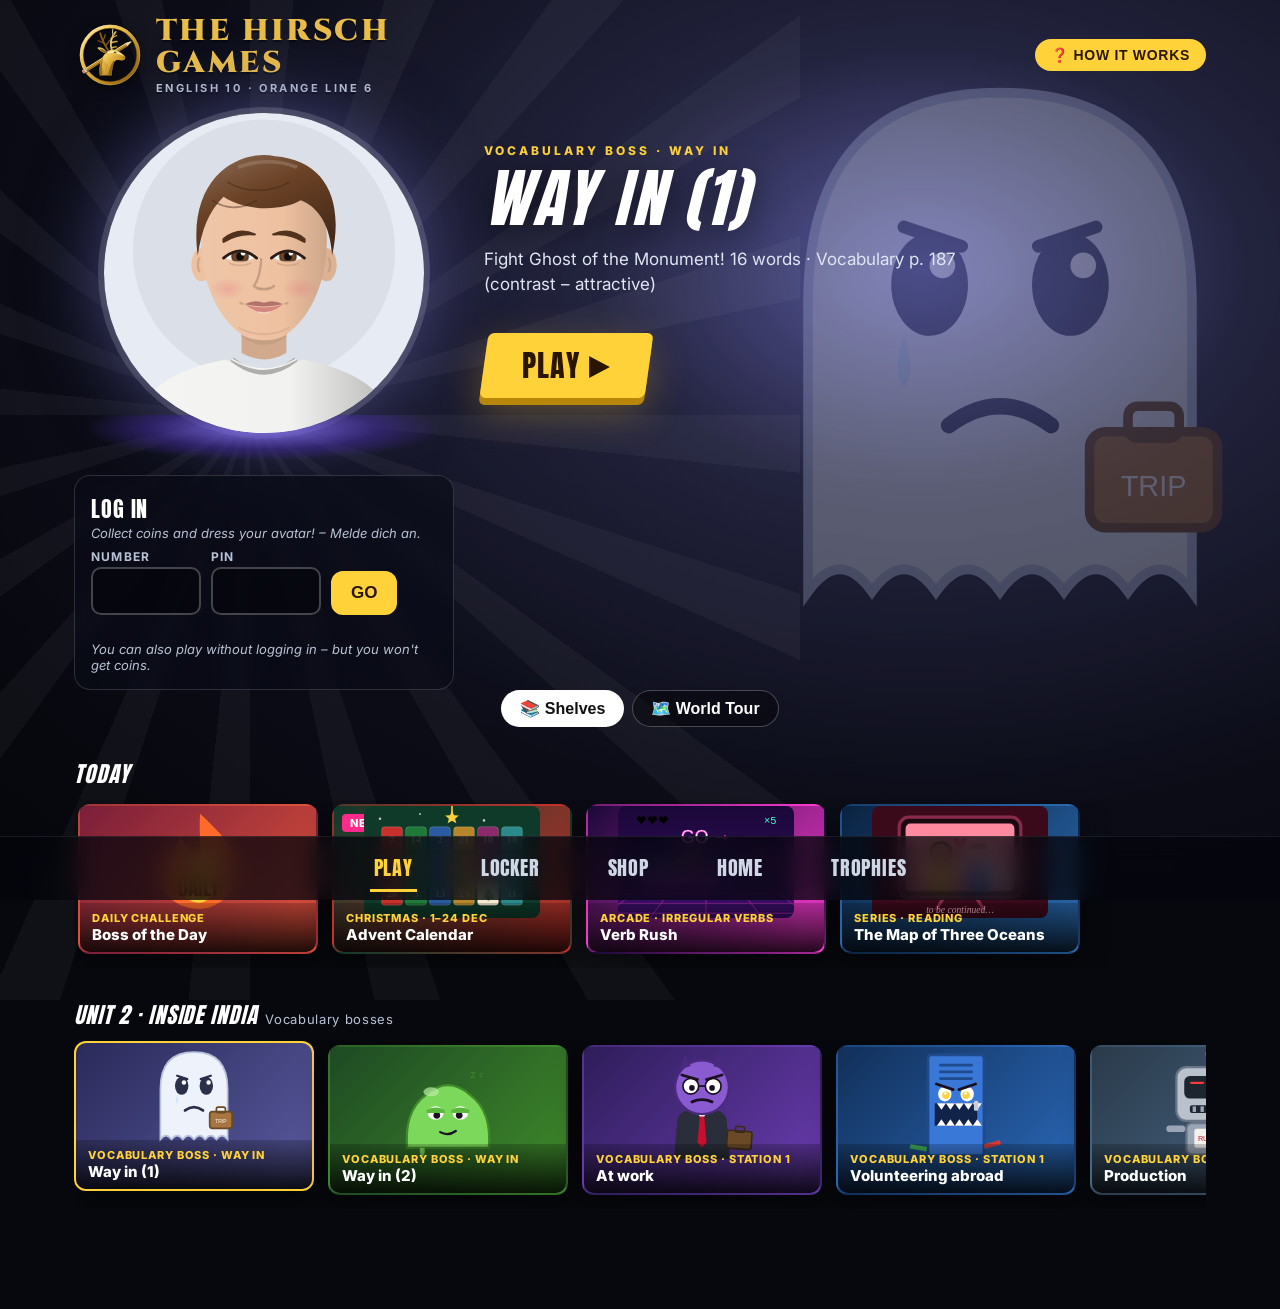
<file: index.html>
<!DOCTYPE html>
<html lang="en">
<head>
<meta charset="UTF-8">
<meta name="viewport" content="width=device-width, initial-scale=1, maximum-scale=1">
<title>The Hirsch Games · English 10</title>
<link rel="icon" href="logo.svg" type="image/svg+xml"><link rel="apple-touch-icon" href="apple-touch-icon.png">
<link rel="preconnect" href="https://fonts.googleapis.com"><link rel="preconnect" href="https://fonts.gstatic.com" crossorigin>
<link href="https://fonts.googleapis.com/css2?family=Anton&family=Cinzel:wght@700;900&family=Inter:wght@400;600;700;800&display=swap" rel="stylesheet">
<style>
  *{box-sizing:border-box;-webkit-tap-highlight-color:transparent}
  html,body{margin:0;background:#07080d;color:#fff;font-family:Inter,-apple-system,BlinkMacSystemFont,"Segoe UI",Roboto,Arial,sans-serif}
  .D{font-family:Anton,Impact,"Arial Narrow Bold",sans-serif;letter-spacing:.04em;font-weight:400}
  /* Hintergrund (passt sich dem Spiel an) */
  .bg{position:fixed;inset:0;z-index:0;transition:opacity .7s}
  .bgart{position:fixed;right:-40px;top:40px;width:640px;opacity:.28;z-index:0;transition:opacity .5s;pointer-events:none;filter:saturate(1.2)}
  .bgart svg{width:100%;height:auto}
  .rays{position:fixed;left:-300px;top:-300px;width:1100px;height:1300px;z-index:0;pointer-events:none;background:repeating-conic-gradient(from 0deg at 50% 55%,rgba(255,255,255,.04) 0 6deg,transparent 6deg 18deg);animation:spin 80s linear infinite}
  @keyframes spin{to{transform:rotate(360deg)}}
  .wrap{position:relative;z-index:1;max-width:1180px;margin:0 auto;padding:16px 24px 100px}
  /* Kopfzeile */
  .top{display:flex;align-items:center;gap:14px;flex-wrap:wrap}
  .hex{width:52px;height:58px;background:linear-gradient(180deg,#ffd23a,#f08a1a);clip-path:polygon(50% 0,100% 25%,100% 75%,50% 100%,0 75%,0 25%);display:grid;place-items:center;font-size:26px;color:#2a1600;flex:none}
  .tier{min-width:220px}.tier .D{font-size:19px}
  .bar{height:11px;background:rgba(255,255,255,.15);border-radius:6px;overflow:hidden;margin-top:4px;transform:skewX(-20deg);width:280px;max-width:60vw}
  .bar i{display:block;height:100%;background:linear-gradient(90deg,#4fe3ff,#b46bff)}
  .xpt{font-size:12px;color:#b9c3d6;margin-top:3px}
  .pills{margin-left:auto;display:flex;gap:10px;align-items:center}
  .pill{background:rgba(0,0,0,.35);border:1px solid rgba(255,255,255,.18);padding:7px 15px;border-radius:30px;font-size:21px;backdrop-filter:blur(8px)}
  .logo{font-size:26px}
  .brand{display:flex;align-items:center;gap:10px;text-decoration:none}
  .brand img{width:52px;height:52px;filter:drop-shadow(0 3px 6px rgba(0,0,0,.5))}
  .brand .bn{font-family:Cinzel,Georgia,serif;font-weight:900;font-size:21px;color:#e9bd4a;letter-spacing:.08em;line-height:1.05;text-shadow:0 2px 0 rgba(0,0,0,.5)}
  .brand .bn small{display:block;font-family:Inter,sans-serif;font-weight:700;font-size:11px;letter-spacing:.22em;color:#b9c3d6;margin-top:4px}
  .brand.big img{width:72px;height:72px}.brand.big .bn{font-size:30px}
  @media(max-width:760px){.brand:not(.big) .bn{display:none}.brand img{width:44px;height:44px}}
  .brand{display:flex;align-items:center;gap:10px;text-decoration:none}
  .brand img{width:52px;height:52px;filter:drop-shadow(0 3px 6px rgba(0,0,0,.5))}
  .brand .bn{font-family:Cinzel,Georgia,serif;font-weight:900;font-size:21px;color:#e9bd4a;letter-spacing:.08em;line-height:1.05;text-shadow:0 2px 0 rgba(0,0,0,.5)}
  .brand .bn small{display:block;font-family:Inter,sans-serif;font-weight:700;font-size:11px;letter-spacing:.22em;color:#b9c3d6;margin-top:4px}
  .brand.big img{width:72px;height:72px}.brand.big .bn{font-size:30px}
  @media(max-width:760px){.brand:not(.big) .bn{display:none}.brand img{width:44px;height:44px}}
  .out{background:none;border:1px solid rgba(255,255,255,.25);color:#cfd6e4;border-radius:20px;padding:7px 12px;font-size:13px;font-weight:700;cursor:pointer}
  /* Lobby */
  .lobby{display:grid;grid-template-columns:380px 1fr;gap:30px;margin-top:18px;align-items:start}
  @media(max-width:900px){.lobby{grid-template-columns:1fr}.hero{max-width:340px;margin:0 auto}}
  .hero{text-align:center}
  .ava{width:320px;height:320px;max-width:80vw;max-height:80vw;border-radius:50%;overflow:hidden;margin:0 auto;box-shadow:0 0 0 6px rgba(255,255,255,.14),0 0 80px var(--glow,rgba(120,90,255,.75));transition:box-shadow .7s}
  .podium{width:360px;max-width:90vw;height:46px;margin:-18px auto 0;background:radial-gradient(ellipse at 50% 30%,rgba(140,120,255,.8) 0%,rgba(60,40,140,.6) 45%,transparent 70%)}
  .pname{font-size:42px;font-style:italic;margin-top:-4px;text-shadow:0 4px 0 rgba(0,0,0,.4)}
  .psub{color:#c9c2ff;font-weight:800;letter-spacing:.2em;font-size:12px}
  .badges{display:flex;gap:7px;justify-content:center;flex-wrap:wrap;margin-top:10px}
  .badges span{width:36px;height:36px;border-radius:10px;background:rgba(255,255,255,.12);display:grid;place-items:center;font-size:19px}
  .badges span.off{opacity:.25;filter:grayscale(1)}
  .login{background:rgba(10,12,24,.65);border:1px solid rgba(255,255,255,.15);border-radius:16px;padding:16px;margin-top:14px;backdrop-filter:blur(10px);text-align:left}
  .login input{font-size:22px;padding:9px 10px;border-radius:10px;border:2px solid rgba(255,255,255,.25);background:rgba(0,0,0,.35);color:#fff;width:110px;text-align:center}
  .login label{font-size:12px;color:#b9c3d6;display:block;margin-bottom:3px;font-weight:700;letter-spacing:.1em}
  .row{display:flex;gap:10px;flex-wrap:wrap;align-items:center}
  .msg{min-height:20px;margin-top:6px;font-weight:700;color:#ff8a8a;font-size:14px}.msg.ok{color:#7dffb0}
  .de{font-size:13px;color:#b9c3d6;font-style:italic}
  /* Featured */
  .feat{position:relative;min-height:300px;padding-top:30px}
  .feat .kicker{letter-spacing:.25em;font-weight:800;font-size:12px;color:#ffd23a}
  .feat h1{font-size:64px;line-height:1;margin:8px 0 10px;font-style:italic;text-shadow:0 6px 30px rgba(0,0,0,.5)}
  .feat p{color:#dfe6f2;font-size:17px;line-height:1.5;max-width:520px}
  .meta{display:flex;gap:16px;align-items:center;flex-wrap:wrap;margin-top:6px;color:#dfe6f2;font-weight:700}
  .meta .st{color:#ffd23a;font-size:20px;letter-spacing:2px}
  .play{display:inline-flex;align-items:center;gap:10px;background:#ffd23a;color:#2a1600;font-size:30px;padding:10px 38px;border-radius:6px;transform:skewX(-8deg);box-shadow:0 7px 0 #b8860b,0 14px 40px rgba(255,200,40,.3);text-decoration:none;margin-top:18px}
  .play span{transform:skewX(8deg);display:inline-block}
  .play:active{transform:skewX(-8deg) translateY(4px);box-shadow:0 3px 0 #b8860b}
  .top3{display:flex;gap:10px;align-items:center;margin-top:18px;font-size:13px;font-weight:700}
  .top3 .p{display:flex;flex-direction:column;align-items:center;gap:3px}
  .top3 .p div{width:44px;height:44px;border-radius:50%;overflow:hidden;border:3px solid #fff3}
  .top3 .p.g div{border-color:#ffd23a}.top3 .p.s div{border-color:#c9d2e3}.top3 .p.b div{border-color:#d08a4a}
  /* Reihen */
  .shelf{margin-top:30px}
  .shelf h3{margin:0 0 10px;font-size:22px;font-style:italic}
  .shelf h3 small{font-family:Inter,sans-serif;font-style:normal;font-size:13px;color:#b9c3d6;letter-spacing:.05em;margin-left:8px}
  .strip{display:flex;gap:14px;overflow-x:auto;padding:4px 4px 14px;scroll-snap-type:x mandatory;-webkit-overflow-scrolling:touch}
  .strip::-webkit-scrollbar{height:6px}.strip::-webkit-scrollbar-thumb{background:rgba(255,255,255,.2);border-radius:3px}
  .card{width:240px;height:150px;flex:none;border-radius:12px;position:relative;overflow:hidden;cursor:pointer;scroll-snap-align:start;box-shadow:0 10px 30px rgba(0,0,0,.45);border:2px solid transparent;transition:transform .15s,border-color .15s}
  .card.sel{border-color:#ffd23a;transform:translateY(-4px)}
  .card .art{position:absolute;inset:0 0 34px 0;display:grid;place-items:center}
  .card .art svg{height:100%;max-width:100%}
  .card .lab{position:absolute;left:0;right:0;bottom:0;padding:8px 12px;background:linear-gradient(0deg,rgba(0,0,0,.85),rgba(0,0,0,.2));font-weight:800;font-size:15px}
  .card .lab small{display:block;font-size:11px;color:#ffd23a;letter-spacing:.08em}
  .card .prog{position:absolute;left:0;bottom:0;height:4px;background:#ffd23a}
  .card .new{position:absolute;top:8px;left:8px;background:#ff2a8a;font-size:11px;font-weight:800;letter-spacing:.1em;padding:2px 8px;border-radius:4px}
  /* Navigation */
  .nav{position:fixed;left:0;right:0;bottom:0;z-index:5;height:64px;background:rgba(5,6,12,.75);backdrop-filter:blur(12px);border-top:1px solid rgba(255,255,255,.08);display:flex;justify-content:center;gap:clamp(18px,6vw,60px);align-items:center}
  .nav button{background:none;border:none;color:#cfd6e4;font-size:20px;cursor:pointer;padding:6px 4px;border-bottom:3px solid transparent}
  @media(max-width:480px){.nav button{font-size:16px;padding:6px 2px}.nav{gap:14px!important}}
  @media(max-width:480px){.nav button{font-size:16px;padding:6px 2px}.nav{gap:14px!important}}
  .nav button.on{color:#ffd23a;border-bottom-color:#ffd23a}
  /* Overlays */
  .ov{position:fixed;inset:0;background:rgba(0,0,0,.78);display:none;z-index:10;overflow:auto;padding:16px 16px 90px}
  .ov.show{display:block}
  .sheet{max-width:980px;margin:0 auto;background:#151a2a;border:1px solid rgba(255,255,255,.1);border-radius:18px;padding:18px}
  .btn{font-size:17px;padding:10px 18px;border-radius:12px;border:2px solid #4a5a80;background:#2a3350;color:#fff;cursor:pointer;font-weight:700}
  .btn.primary{background:#ffd23a;border-color:#ffd23a;color:#2a1600}
  .btn.small{font-size:14px;padding:6px 12px}
  .btn:disabled{opacity:.45}
  .shoptop{display:flex;gap:18px;flex-wrap:wrap;align-items:flex-start}
  .preview{width:180px;border-radius:16px;overflow:hidden;flex:none}
  .coins{font-size:26px;color:#ffd23a}
  .lvl{display:inline-block;background:#5a3cb0;border-radius:20px;padding:3px 12px;font-weight:800;font-size:14px}
  .tabs{display:flex;gap:6px;flex-wrap:wrap;margin:14px 0}
  .tab{font-size:15px;padding:7px 12px;border-radius:20px;border:2px solid #4a5a80;background:transparent;color:#fff;cursor:pointer;font-weight:700}
  .tab.on{background:#ffd23a;border-color:#ffd23a;color:#2a2200}
  .items{display:grid;grid-template-columns:repeat(auto-fill,minmax(130px,1fr));gap:10px}
  .item{background:#0f1322;border:3px solid transparent;border-radius:12px;padding:6px;cursor:pointer;text-align:center;font-size:14px;color:#fff;position:relative}
  .item .mini{border-radius:8px;overflow:hidden}
  .item.sel{border-color:#ffd23a}.item.wear{box-shadow:0 0 0 2px #7dffb0 inset}
  .item .lock{position:absolute;top:10px;left:10px;background:rgba(0,0,0,.75);border-radius:10px;padding:2px 8px;font-size:12px;font-weight:700}
  .price{font-weight:800;color:#ffd23a}.price.own{color:#7dffb0}
  .iname{font-weight:700;margin-top:4px;line-height:1.2}
  .rar{font-size:11px;font-weight:800;text-transform:uppercase;letter-spacing:.04em;margin:2px 0}
  h3.sec{font-size:16px;color:#c9d2e3;margin:14px 0 8px;font-family:Inter,sans-serif}
  .trow{display:flex;align-items:center;gap:12px;background:#0f1322;border-radius:12px;padding:10px 12px;margin:8px 0}
  .trow .nm{flex:1;font-weight:700}
  .ach{display:grid;grid-template-columns:repeat(auto-fill,minmax(210px,1fr));gap:8px}
  .ach div{background:#0f1322;border-radius:12px;padding:10px;display:flex;gap:10px;align-items:center}
  .ach div.off{opacity:.35;filter:grayscale(1)}
  .ach b{font-size:26px}
  .howto{background:#ffd23a;color:#2a1600;border:0;border-radius:999px;padding:8px 16px;font-weight:800;font-size:14px;letter-spacing:.05em;cursor:pointer}
  .pinlink{background:none;border:0;color:#b9c3d6;font-size:13px;text-decoration:underline;cursor:pointer;margin-top:6px}
  .pinbox{max-width:440px;margin:12vh auto 0;text-align:center}
  .pinbox input{font-size:30px;letter-spacing:.3em;padding:10px;border-radius:12px;border:2px solid rgba(255,255,255,.25);background:rgba(0,0,0,.35);color:#fff;width:150px;text-align:center;margin:6px}
  .pinbox label{display:block;font-size:13px;color:#b9c3d6;font-weight:700;letter-spacing:.08em;margin-top:10px}
  /* Tutorial */
  .tour{position:fixed;inset:0;z-index:50;display:none}
  .tour.show{display:block}
  .tour .hole{position:fixed;border-radius:16px;box-shadow:0 0 0 9999px rgba(0,0,0,.78),0 0 0 4px #ffd23a,0 0 30px #ffd23a;transition:all .35s;pointer-events:none}
  .tour .tip{position:fixed;width:min(380px,92vw);background:#151a2a;border:2px solid #ffd23a;border-radius:16px;padding:16px;box-shadow:0 20px 60px rgba(0,0,0,.6);transition:top .35s,left .35s}
  .tour .tip h4{margin:0 0 6px;font-size:24px}
  .tour .tip p{margin:0 0 6px;font-size:16px;line-height:1.45}
  .tour .tip .de{display:block;margin-bottom:10px}
  .tour .steps{font-size:12px;color:#b9c3d6;font-weight:700;letter-spacing:.1em}
  .help{background:rgba(0,0,0,.35);border:1px solid rgba(255,255,255,.25);color:#fff;border-radius:50%;width:38px;height:38px;font-size:18px;font-weight:800;cursor:pointer}
  .pill.fire{color:#ffb03a}.pill.fire.cold{color:#9aa;filter:grayscale(.6)}
  .pill.fire small{font-size:12px;margin-left:4px;font-family:system-ui;color:#ffd0a0}
  .crowns{display:inline-block;margin-top:6px;background:linear-gradient(135deg,#ffd23a,#ff9a2a);color:#3a2000;font-weight:800;font-size:14px;padding:3px 12px;border-radius:20px}
  .ava.maestro{box-shadow:0 0 0 4px #ffd23a,0 0 30px #ffd23a88;border-radius:50%}
  .card .crown{position:absolute;top:6px;right:8px;font-size:24px;filter:drop-shadow(0 2px 3px #0008)}
  .mc{margin:6px 0 18px;border-radius:16px;overflow:hidden;background:linear-gradient(135deg,#1b2a4a,#3a2160);border:1px solid rgba(255,255,255,.15);display:flex;flex-wrap:wrap;align-items:stretch}
  .mc .pz{flex:1 1 380px;min-height:150px;background:#7ec8ff}
  .mc .pz svg{display:block;width:100%;height:100%}
  .mc .tx{flex:1 1 300px;padding:14px 18px}
  .mc h3{margin:0 0 4px;font-size:24px}
  .mc .mb{height:16px;border-radius:9px;background:rgba(0,0,0,.35);overflow:hidden;margin:8px 0}
  .mc .mb i{display:block;height:100%;background:linear-gradient(90deg,#ffd23a,#ff6a2a)}
  .mc .ms{display:flex;flex-wrap:wrap;gap:5px;font-size:12px}
  .mc .ms span{background:rgba(255,255,255,.12);padding:2px 8px;border-radius:10px}
  .mc .ms span.ok{background:#3fd27a;color:#032}
  .vt{display:flex;gap:8px;justify-content:center;margin:0 0 12px}
  .vt button{font-size:16px;padding:8px 18px;border-radius:24px;border:1px solid rgba(255,255,255,.25);background:rgba(0,0,0,.35);color:#fff;cursor:pointer;font-weight:700}
  .vt button.on{background:#fff;color:#111}
  .map{border-radius:18px;overflow:hidden;background:#1a3a5a;border:1px solid rgba(255,255,255,.15);margin-bottom:24px}
  .map svg{display:block;width:100%;height:auto}
  .map .nd{cursor:pointer}
  .map .nd:hover circle.o{stroke:#fff}
  .card .hard{position:absolute;top:6px;right:34px;font-size:20px;filter:drop-shadow(0 2px 3px #0008)}
  .albumlink{display:inline-block;margin-top:6px;margin-left:6px;background:rgba(0,0,0,.35);border:1px solid rgba(255,255,255,.25);color:#fff;font-weight:700;font-size:14px;padding:3px 12px;border-radius:20px;text-decoration:none}
  .hardbtn{display:inline-block;margin-left:10px;padding:10px 16px;border-radius:12px;background:#ff3a2a;color:#fff;font-weight:800;text-decoration:none;font-size:16px;vertical-align:middle}
</style>
</head>
<body>
<div class="bg" id="bgA"></div><div class="bg" id="bgB" style="opacity:0"></div>
<div class="rays"></div>
<div class="bgart" id="bgart"></div>
<div class="wrap">
  <div class="top" id="top"></div>
  <div class="lobby">
    <div class="hero" id="hero"></div>
    <div class="feat" id="feat"></div>
  </div>
  <div id="meta"></div>
  <div class="vt" id="vt"></div>
  <div id="shelves"></div>
</div>
<nav class="nav"><button class="D on" data-n="play">PLAY</button><button class="D" data-n="locker">LOCKER</button><button class="D" data-n="shop">SHOP</button><button class="D" data-n="home">HOME</button><button class="D" data-n="trophies">TROPHIES</button></nav>
<div class="ov" id="ov"><div class="sheet" id="shop"></div></div>
<div class="ov" id="pinov" style="z-index:40"><div class="sheet pinbox" id="pinbox"></div></div>
<div class="tour" id="tour"><div class="hole" id="hole"></div><div class="tip" id="tip"></div></div>

<script src="game.js?v=13"></script>
<script src="bosses.js?v=10"></script>
<script src="covers.js?v=13"></script>
<script src="vocab-u2.js?v=11"></script>
<script src="cards.js?v=3"></script>
<script>
/* ===== Seiten-Einstellungen (für jede Klasse anpassen) ===== */
const SITE = { title: "ENGLISH 10", sub: "ENGLISH 10 · ORANGE LINE 6" };
window.VOCAB = window.VOCAB || {}; window.COVERS = window.COVERS || {};

/* ===== Spiele (neueste oben). icon = Emoji für Karte/Abenteuerkarte. Vokabel-Bosse kommen automatisch aus vocab-*.js ===== */
const GRAMMAR = [
  {id:"passive", unit:"u2", icon:"☕", file:"operation-chai.html", topic:"Passive voice (simple present + past)", name:"Operation Chai", info:"A whole tea delivery has disappeared on its way from Assam to Mumbai. Follow the supply chain and find out what was done – and by whom!", accent:"#c8742a", color:"linear-gradient(135deg,#3a1e0a,#c8742a)", isNew:true},
  {id:"if-museum", unit:"u2", icon:"🏛️", file:"if-museum.html", topic:"If clauses (type I + II)", name:"Night at the Museum", info:"Locked in the museum at night! Talk your way past ARGUS, the security computer, and escape before your torch dies.", accent:"#c9963a", color:"linear-gradient(135deg,#2a1f3a,#7a5a1e)"},
  {id:"if-island", unit:"u2", icon:"🏝️", file:"if-island.html", topic:"If clauses (type I + II)", name:"Stranded", info:"A storm has left you and Sam on a tiny island off Scotland. Make real plans, dream a little – and survive until help comes.", accent:"#1f8a8a", color:"linear-gradient(135deg,#0b4a58,#1f8a8a)"}
];
/* Überschriften der Units ohne Vokabeldatei (Schlüssel wie GRAMMAR.unit) */
const UNITS = {};
const BOSSCOL = {tornado:["#3a4256","#6a7a96"],robot:["#2a3a4a","#4a6a8a"],ghost:["#2a2a5a","#5a5aa0"],bossy:["#5a1e1a","#a0402a"],slime:["#1e4a24","#3f8a2a"],manager:["#2e1d5a","#6a3cb0"],locker:["#12305a","#2a68b8"]};
const $ = id => document.getElementById(id);
let SCORES = {}, SEL = null;

/* Alle Spiele als Liste */
const ACC = g => g.accent || ((String(g.color).match(/#[0-9a-fA-F]{6}/g)||["#5a3cb0"]).pop());
const COVER = g => COVERS[g.id] || `<svg viewBox="0 0 220 140" xmlns="http://www.w3.org/2000/svg"><defs><radialGradient id="cg_${g.id}"><stop offset="0" stop-color="#fff" stop-opacity=".35"/><stop offset="1" stop-color="#fff" stop-opacity="0"/></radialGradient></defs><circle cx="110" cy="66" r="62" fill="url(#cg_${g.id})"/><text x="110" y="96" font-size="80" text-anchor="middle">${g.icon||"🎮"}</text></svg>`;
const LOCK = window.LOCKED || [];
GRAMMAR.splice(0, GRAMMAR.length, ...GRAMMAR.filter(g => LOCK.indexOf(g.id) < 0));
const ALL = [], SHELVES = [], BOSSCARDS = [];
if (Object.values(VOCAB).some(u => u.sections && u.sections.length)) {
  ALL.push({id:"daily", href:"boss.html?id=daily", topic:"Daily Challenge", name:"Boss of the Day", info:"10 random words from all units – a new boss every day. Up to 15 coins, once a day!", art:COVERS.daily, accent:"#e0533a", color:"linear-gradient(135deg,#7a1e3a,#e0533a)", shelf:"daily"});
  ALL.push({id:"review", href:"boss.html?id=review", topic:"Mistake box", name:"The Mistake Monster", info:"A boss made of the words you got wrong. Get them right and they leave your box! Coins once a day.", art:COVERS.review||"", accent:"#3fae5a", color:"linear-gradient(135deg,#1e4a24,#3fae5a)", shelf:"daily", only:() => { const s = state(); return !!(s && s.review && s.review.length); }});
  if (new Date() <= new Date(2027,0,10,23,59)) ALL.push({id:"advent", href:"advent.html", topic:"Christmas · 1–24 Dec", name:"Advent Calendar", info: new Date() < new Date(2026,11,1) ? "Coming soon! From 1 December: one door every day with Christmas traditions from Britain. Special prizes for 10, 20 and 24 doors!" : "A new door every day: Christmas traditions from Britain. Special prizes for 10, 20 and 24 doors!", art:COVERS.advent||"", accent:"#e63946", color:"linear-gradient(135deg,#0f3a2a,#c8312b)", shelf:"daily", isNew:true});
  ALL.push({id:"verbrush", href:"verb-rush.html", topic:"Arcade · irregular verbs", name:"Verb Rush", info:"go – went – gone! Type the forms as fast as you can. Faster and faster – how many points can you get with 3 lives?", art:COVERS.verbrush||"", accent:"#ff3bd4", color:"linear-gradient(135deg,#1a0838,#ff3bd4)", shelf:"daily"});
  ALL.push({id:"series", href:"series.html", topic:"Series · reading", name:"The Map of Three Oceans", info:"Maya finds an old suitcase with half a compass and a strange map. The trail leads from Canada to India and New Zealand. A new episode comes out when your teacher releases it!", art:COVERS.series||"", accent:"#ffb02e", color:"linear-gradient(135deg,#0a2240,#2a6ab0)", shelf:"daily"});
  SHELVES.push({key:"daily", title:"Today"});
}
[...new Set(Object.keys(VOCAB).concat(GRAMMAR.map(g => g.unit)))].sort().reverse().forEach(key => {
  const u = VOCAB[key], title = (u && u.unit) || UNITS[key] || key, gr = GRAMMAR.filter(g => g.unit === key);
  if (gr.length) { SHELVES.push({key:key+"-g", title:title, sub:"Grammar missions"});
    const BU = {u2:["⛈️","The Monsoon"]}[key];
    if (BU && LOCK.indexOf("final-"+key) < 0) BOSSCARDS.push({id:"final-"+key, href:"jefe-final.html?u="+key.slice(1), topic:"Final boss · "+title, name:BU[1], info:`The final boss of ${title}! 3 phases, harder and harder – everything from the unit. Perfect before the test. – Endgegner: ideal vor der Klassenarbeit.`, art:`<svg viewBox="0 0 220 140" xmlns="http://www.w3.org/2000/svg"><defs><radialGradient id="bg${key}" cx=".5" cy="1.1" r=".9"><stop offset="0" stop-color="#ff5a2a"/><stop offset="1" stop-color="#1a0404"/></radialGradient></defs><rect width="220" height="140" rx="10" fill="url(#bg${key})"/><text x="110" y="98" font-size="74" text-anchor="middle">${BU[0]}</text><rect x="40" y="14" width="140" height="10" rx="5" fill="#0008" stroke="#ff5a2a"/><rect x="42" y="16" width="96" height="6" rx="3" fill="#ff3a2a"/><text x="110" y="128" font-family="Arial Black,Impact" font-size="13" fill="#ffd23a" text-anchor="middle">FINAL BOSS</text></svg>`, accent:"#ff3a2a", color:"linear-gradient(135deg,#3a0a0a,#ff3a2a)", shelf:key+"-g", isNew:true, boss:true}); gr.forEach(g => ALL.push({id:g.id, href:g.file, topic:g.topic, name:g.name, info:g.info, art:COVER(g), accent:ACC(g), color:g.color, shelf:key+"-g", isNew:g.isNew})); }
  if (u && u.sections.length) {
    SHELVES.push({key:key+"-v", title:title, sub:"Vocabulary bosses"});
    u.sections.forEach(s => { const c = BOSSCOL[s.boss]||["#333333","#555555"]; ALL.push({id:s.id, href:"boss.html?id="+s.id, topic:"Vocabulary boss · "+s.part, name:s.title, info:`Fight ${s.bossName}! ${s.words.length} words · Vocabulary ${s.pages}`, art:BOSSART[s.boss]||"", accent:c[1], color:`linear-gradient(135deg,${c[0]},${c[1]})`, shelf:key+"-v"}); });
  }
});
BOSSCARDS.forEach(b => ALL.push(b));
if (!ALL.length) ALL.push({id:"soon", href:"", topic:"Coming soon", name:"New games are coming", info:"New games will appear here soon. You can already create your avatar.", art:"", accent:"#5a3cb0", color:"linear-gradient(135deg,#1e1650,#5a3cb0)"});

/* ===== Erfolge ===== */
const BOSS_IDS = Object.values(VOCAB).flatMap(u => u.sections.map(s => s.id));
const ACH = [
  ["🎯","First steps","Finish your first game", s => s.stats.plays >= 1],
  ["⭐","Perfect!","Get 3 stars in a game", s => Object.values(s.stars).some(x => x >= 3)],
  ["🐝","Busy bee","Play 5 different games", s => Object.keys(s.stars).length >= 5],
  ["🚀","Unstoppable","Play 10 different games", s => Object.keys(s.stars).length >= 10],
  ["🌟","Star collector","Collect 25 stars", s => Object.values(s.stars).reduce((a,b)=>a+b,0) >= 25],
  ["⚔️","Boss slayer","Defeat your first boss", s => Object.keys(s.stars).some(g => g.indexOf("boss-") === 0)],
  ["👑","Boss master","Defeat all bosses of Unit 2", s => BOSS_IDS.filter(i=>i.indexOf("boss-u2")===0).every(i => s.stars[i])],
  ["🏠","Homework hero","Practise at home (afternoon/weekend)", s => s.stats.home],
  ["💪","Never give up","Replay a game and get more stars", s => s.stats.improved],
  ["📅","Daily player","Play 5 daily challenges", s => s.stats.daily >= 5],
  ["🏆","Hall of fame","Get into a top 3", s => Object.values(SCORES).some(l => l.some(x => x.nr === s.nr))],
  ["💎","Pro","Reach level 5", s => s.level >= 5],
  ["🔥","On fire","Play 3 days in a row", s => (s.streakBest||0) >= 3],
  ["🔥","Week streak","Play 7 days in a row", s => (s.streakBest||0) >= 7],
  ["☄️","Unbreakable","Play 30 days in a row", s => (s.streakBest||0) >= 30],
  ["👑","Flawless","Finish a game without a single mistake", s => (s.perfect||[]).length >= 1],
  ["🤴","Flawless five","5 games without a mistake", s => (s.perfect||[]).length >= 5],
  ["🎄","Merry Christmas!","Open all 24 doors of the Advent calendar", s => (s.adv||0) >= 24],
  ["⛈️","Final boss slayer","Beat a final boss", s => Object.keys(s.stars).some(g => g.indexOf("final-u") === 0)],
  ["🌶️","Brave","Finish a game in hard mode", s => Object.keys(s.stars).some(g => /-hard$/.test(g))],
  ["📒","Collector","Collect 8 trading cards", s => window.CROMOS ? CROMOS.filter(c => cromoState(s, c.id).got).length >= 8 : false],
  ["🌏","Team player","Our skyline reaches 10,000 coins", s => (s.meta||0) >= 10000]
];
const state = () => { const se = E8.getSession(); return se ? se.state : null; };
const starsOf = id => { const s = state(); return s && s.stars ? (s.stars[id]||0) : 0; };
const NOSTAR = ["daily","review","series","advent"];
const hardOk = g => (/^boss\.html\?id=boss-/.test(g.href || "") || /^final-/.test(g.id)) && starsOf(g.id) > 0;
const isMaestro = id => { const s = state(); return !!(s && s.perfect && s.perfect.indexOf(id) >= 0); };
const stStr = n => "★".repeat(n) + "☆".repeat(3-n);

/* ===== Hintergrund ===== */
let bgFlip = false;
function setBg(g){
  const a = $(bgFlip?"bgA":"bgB"), b = $(bgFlip?"bgB":"bgA"); bgFlip = !bgFlip;
  a.style.background = `radial-gradient(ellipse at 72% 30%, ${g.accent} 0%, ${g.accent}55 25%, #0b0c16 62%, #05060a 100%)`;
  a.style.opacity = 1; b.style.opacity = 0;
  $("bgart").innerHTML = g.art || "";
  document.querySelector(".ava") && document.querySelector(".ava").style.setProperty("--glow", g.accent+"cc");
}

/* ===== Kopfzeile ===== */
function topBar(){
  const s = state();
  const brand = big => `<div class="brand ${big?"big":""}"><img src="logo.svg" alt=""><div class="bn">THE HIRSCH<br>GAMES<small>${SITE.sub}</small></div></div>`;
  if (!s) { $("top").innerHTML = `${brand(true)}<div class="pills"><button class="howto" onclick="tour()">❓ HOW IT WORKS</button></div>`; return; }
  const L = E8.levelInfo(s.xp||0), stars = Object.values(s.stars||{}).reduce((a,b)=>a+b,0);
  $("top").innerHTML = `${brand(false)}<div class="hex D">${L.level}</div><div class="tier"><div class="D">LEVEL ${L.level} · ${L.name.toUpperCase()}</div><div class="bar"><i style="width:${L.pct}%"></i></div><div class="xpt">${L.next?`${s.xp||0} / ${L.next} XP`:"max level"}</div></div>
    <div class="pills">${"streak" in s ? `<span class="pill D fire ${s.streakToday?"":"cold"}" title="Streak: days in a row – Tage in Folge">🔥 ${s.streak}${s.streakToday?"":"<small>play today!</small>"}</span>` : ""}<span class="pill D">🪙 ${s.coins}</span><span class="pill D">⭐ ${stars}</span><button class="help" onclick="tour()" title="How does it work?">?</button><button class="out" id="out">Log out</button></div>`;
  $("out").onclick = () => { E8.logout(); render(); };
}
/* ===== Avatar / Login ===== */
function hero(){
  const s = state();
  const nCrown = s && s.perfect ? s.perfect.length : 0;
  let h = `<div class="ava ${nCrown?"maestro":""}" id="ava">${E8.avatarSVG(s?s.equipped:null)}</div><div class="podium"></div>`;
  if (s) {
    h += `<div class="pname D">PLAYER #${s.nr}</div>${nCrown?`<div class="crowns" title="Games without a single mistake – Spiele ohne Fehler">👑 Flawless × ${nCrown}</div>`:""}${s && window.CROMOS?`<a class="albumlink" href="album.html">📒 Cards ${CROMOS.filter(c=>cromoState(s,c.id).got).length}/${CROMOS.length}</a>`:""}<div class="psub">${SITE.sub}</div><div class="badges">${ACH.map(a=>`<span class="${s.stats&&a[3](s)?"":"off"}" title="${a[1]}: ${a[2]}">${a[0]}</span>`).join("")}</div>${"mustSetPin" in s ? `<button class="pinlink" onclick="pinDialog(false)">🔑 Change PIN</button>` : ""}`;
  } else if (E8.online()) {
    h += `<div class="login"><div class="D" style="font-size:22px">LOG IN</div><div class="de" style="margin-bottom:8px">Collect coins and dress your avatar! – Melde dich an.</div>
      <div class="row" style="align-items:flex-end"><div><label>NUMBER</label><input id="nr" inputmode="numeric" pattern="[0-9]*" maxlength="4" autocomplete="off"></div>
      <div><label>PIN</label><input id="pin" type="password" inputmode="numeric" pattern="[0-9]*" maxlength="4" autocomplete="off"></div>
      <button class="btn primary" id="go">GO</button></div><div class="msg" id="msg"></div>
      <div class="de">You can also play without logging in – but you won't get coins.</div></div>`;
  }
  $("hero").innerHTML = h;
  if ($("go")) {
    $("go").onclick = async () => {
      const nr=$("nr").value.trim(), pin=$("pin").value.trim();
      if(!nr||pin.length!==4){ $("msg").textContent="Number + 4-digit PIN. – Nummer und vierstellige PIN."; return; }
      $("go").disabled=true; $("msg").className="msg ok"; $("msg").textContent="Checking …";
      const r = await E8.login(nr,pin); $("go").disabled=false;
      if(r.ok){ render(); if(r.state.mustSetPin) pinDialog(true); else afterLogin(); }
      else { $("msg").className="msg"; $("msg").textContent=E8.errText(r.error); }
    };
    $("pin").addEventListener("keydown",e=>{ if(e.key==="Enter") $("go").click(); });
  }
  if (SEL) $("ava").style.setProperty("--glow", SEL.accent+"cc");
}
/* ===== Ausgewähltes Spiel ===== */
function feat(){
  const g = SEL, s = state(), n = starsOf(g.id), l = SCORES[g.id]||[];
  const done = g.id==="daily" && s && s.stats && s.stats.dailyToday;
  $("feat").innerHTML = `<div class="kicker">${g.isNew?"NEW · ":""}${g.topic.toUpperCase()}</div><h1 class="D">${g.name.toUpperCase()}</h1><p>${g.info}</p>
    <div class="meta">${s && NOSTAR.indexOf(g.id)<0 ? `<span class="st">${stStr(n)}</span>` : ""}${done?`<span>✔ Done today – you can still practise!</span>`:""}${isMaestro(g.id)?`<span style="color:#ffd23a">👑 FLAWLESS – no mistakes!</span>`:(s&&s.perfect&&NOSTAR.indexOf(g.id)<0&&g.id!=="verbs"?`<span style="opacity:.7">👑 No mistakes = Flawless</span>`:"")}</div>
    ${g.href?`<a class="play D" href="${g.href}"><span>PLAY ▶</span></a>`:""}${hardOk(g)?`<a class="hardbtn" href="${g.href}${g.href.indexOf("?")>=0?"&":"?"}mode=hard">🔥 HARD MODE${starsOf(g.id+"-hard")?" ✔":""}</a>`:""}
    ${l.length?`<div class="top3">🏆 TOP 3 ${l.map((x,i)=>`<span class="p ${["g","s","b"][i]}"><div>${E8.avatarSVG(x.eq)}</div>#${x.nr}</span>`).join("")}</div>`:""}`;
}
/* ===== Reihen ===== */
function shelves(){
  $("shelves").innerHTML = SHELVES.map(sh => {
    const games = ALL.filter(g => g.shelf === sh.key && (!g.only || g.only()));
    return `<div class="shelf"><h3 class="D">${sh.title.toUpperCase()}${sh.sub?`<small>${sh.sub}</small>`:""}</h3><div class="strip">${games.map(g => {
      const n = starsOf(g.id);
      return `<div class="card ${SEL&&SEL.id===g.id?"sel":""}" data-id="${g.id}" style="background:${g.color}">${g.isNew?`<span class="new">NEW</span>`:""}${isMaestro(g.id)?`<span class="crown" title="Flawless! – Ohne Fehler">👑</span>`:""}${starsOf(g.id+"-hard")?`<span class="hard" title="Hard mode">🔥</span>`:""}<div class="art">${g.art}</div>
        <div class="lab"><small>${g.topic.toUpperCase()}</small>${g.name}${state()&&NOSTAR.indexOf(g.id)<0?` <span style="color:#ffd23a;font-size:12px">${stStr(n)}</span>`:""}</div>${n?`<div class="prog" style="width:${n*33.4}%"></div>`:""}</div>`;
    }).join("")}</div></div>`;
  }).join("");
  document.querySelectorAll(".card").forEach(c => c.onclick = () => {
    const g = ALL.find(x => x.id === c.dataset.id);
    if (SEL && SEL.id === g.id) { location.href = g.href; return; }
    select(g); window.scrollTo({top:0, behavior:"smooth"});
  });
}
function select(g){
  SEL = g; try{ sessionStorage.setItem("e10sel", g.id); }catch(e){}
  setBg(g); feat();
  document.querySelectorAll(".card").forEach(c => c.classList.toggle("sel", c.dataset.id === g.id));
  if ($("ava")) $("ava").style.setProperty("--glow", g.accent+"cc");
}
/* ===== Kursziel „Our Skyline“ (gemeinsam, ohne Namen) ===== */
const METAS = [[2000,"🕰️","Big Ben"],[5000,"🍁","CN Tower"],[10000,"🕌","Gateway of India"],[20000,"🥝","Sky Tower"],[35000,"🤍","Taj Mahal"],[50000,"🎆","Fireworks"]];
function plaza(m){
  const on = i => m >= METAS[i][0], night = on(5), st = night ? "#3a3a6a" : "#a9b4c2", lt = night ? "#ffe27a" : "#e8eef5";
  return `<svg viewBox="0 0 400 160" preserveAspectRatio="xMidYMid slice">
    <rect width="400" height="160" fill="${night?"#14163a":"#8fd0ff"}"/>
    ${night?[[70,30,"#ff4f8b"],[200,22,"#ffd23a"],[330,34,"#3ab0ff"],[140,48,"#3fd27a"],[265,46,"#ff8a2a"]].map(([x,y,c],k)=>`<g transform="translate(${x} ${y})" stroke="${c}" stroke-width="2.5" stroke-linecap="round">${[0,45,90,135,180,225,270,315].map(a=>`<path d="M0 0 L${Math.round(Math.cos(a*Math.PI/180)*16)} ${Math.round(Math.sin(a*Math.PI/180)*16)}"/>`).join("")}<animate attributeName="opacity" values="0;1;0" dur="${2+k%3}s" repeatCount="indefinite"/></g>`).join(""):`<circle cx="350" cy="30" r="14" fill="#ffe27a"/>`}
    <path d="M0 112 Q60 90 120 104 T240 100 T400 96 L400 112 Z" fill="${night?"#1f2a4a":"#9cc59a"}" opacity=".7"/>
    ${on(0)?`<g><rect x="44" y="52" width="20" height="60" fill="${night?"#6a5a3a":"#c9a86a"}"/><path d="M42 52 L54 30 L66 52 Z" fill="${night?"#4a5a4a":"#5a7a6a"}"/><rect x="52" y="22" width="4" height="9" fill="${night?"#4a5a4a":"#5a7a6a"}"/><circle cx="54" cy="62" r="7" fill="${lt}" stroke="#3a2a10" stroke-width="1.5"/><path d="M54 62 L54 57 M54 62 L58 63" stroke="#3a2a10" stroke-width="1.2"/>${[72,84,96].map(y=>`<rect x="49" y="${y}" width="3" height="6" fill="#3a2a10" opacity=".5"/><rect x="56" y="${y}" width="3" height="6" fill="#3a2a10" opacity=".5"/>`).join("")}</g>`:""}
    ${on(1)?`<g><path d="M118 112 L124 40 L128 40 L134 112 Z" fill="${st}"/><ellipse cx="126" cy="46" rx="11" ry="5" fill="${night?"#55558a":"#8a97a8"}"/><rect x="117" y="43" width="18" height="3" fill="${lt}"/><rect x="125" y="6" width="2" height="36" fill="${st}"/><circle cx="126" cy="6" r="1.8" fill="#ff3a3a"><animate attributeName="opacity" values="1;.2;1" dur="1.5s" repeatCount="indefinite"/></circle></g>`:""}
    ${on(2)?`<g><rect x="168" y="66" width="64" height="46" fill="${night?"#7a6a4a":"#e2c99a"}"/><path d="M188 112 L188 86 Q200 72 212 86 L212 112 Z" fill="${night?"#14163a":"#6aa8d8"}"/><rect x="164" y="60" width="72" height="7" fill="${night?"#8a7a5a":"#d4b680"}"/>${[172,226].map(x=>`<rect x="${x-4}" y="44" width="8" height="16" fill="${night?"#7a6a4a":"#e2c99a"}"/><circle cx="${x}" cy="44" r="5" fill="${night?"#8a7a5a":"#d4b680"}"/>`).join("")}<circle cx="200" cy="58" r="7" fill="${night?"#8a7a5a":"#d4b680"}"/></g>`:""}
    ${on(3)?`<g><path d="M266 112 L270 50 L274 50 L278 112 Z" fill="${st}"/><rect x="263" y="44" width="18" height="10" rx="3" fill="${night?"#55558a":"#8a97a8"}"/><rect x="264" y="47" width="16" height="2" fill="${lt}"/><rect x="271" y="16" width="2" height="28" fill="${st}"/></g>`:""}
    ${on(4)?`<g><rect x="318" y="84" width="54" height="28" fill="#f4f1ea"/><path d="M330 84 Q345 52 360 84 Z" fill="#f4f1ea" stroke="#d8d2c4"/><rect x="343" y="50" width="4" height="8" fill="#d8b04a"/><path d="M338 112 L338 96 Q345 88 352 96 L352 112 Z" fill="#d8d2c4"/>${[312,378].map(x=>`<rect x="${x-2}" y="70" width="4" height="42" fill="#f4f1ea" stroke="#d8d2c4" stroke-width=".6"/><circle cx="${x}" cy="69" r="3" fill="#f4f1ea"/>`).join("")}</g>`:""}
    <rect x="0" y="112" width="400" height="8" fill="#5a6068"/><path d="M0 116 L400 116" stroke="#e8e0a0" stroke-width="1" stroke-dasharray="8 8"/>
    <rect x="0" y="120" width="400" height="10" fill="#6fae4b"/>
    <rect x="0" y="130" width="400" height="30" fill="#3f86c4"/><text x="372" y="150" font-family="Arial Black,Arial" font-size="9" fill="#fff" opacity=".6" text-anchor="end">WESER</text>
    ${[20,90,160,230,300].map((x,k)=>`<path d="M${x} 142 q8 -4 16 0" stroke="#fff" stroke-width="1.4" fill="none" opacity=".5"><animateTransform attributeName="transform" type="translate" values="0 0;6 0;0 0" dur="${3+k%3}s" repeatCount="indefinite"/></path>`).join("")}
    ${m<METAS[0][0]?`<text x="200" y="80" text-anchor="middle" font-family="system-ui" font-size="14" font-weight="700" fill="#2a3a5a">🚧 Skyline under construction …</text>`:""}
  </svg>`;
}
function metaBox(){
  const s = state(), el = $("meta");
  if (!s || !("meta" in s)) { el.innerHTML = ""; return; }
  const m = s.meta, nxt = METAS.find(x => m < x[0]), prev = [...METAS].reverse().find(x => m >= x[0]);
  const from = prev ? prev[0] : 0, pct = nxt ? Math.round((m - from) / (nxt[0] - from) * 100) : 100;
  el.innerHTML = `<div class="mc"><div class="pz">${plaza(m)}</div><div class="tx"><h3 class="D">OUR SKYLINE · CLASS GOAL</h3>
    <div class="de" style="font-size:13px;opacity:.85">All coins the class wins build our Commonwealth skyline on the Weser. – Alle Münzen des Kurses bauen gemeinsam an eurer Skyline.</div>
    <div class="mb"><i style="width:${pct}%"></i></div>
    <div style="font-size:15px"><b>${m.toLocaleString("en-GB")} 🪙</b> ${nxt?`· next: ${nxt[1]} ${nxt[2]} at ${nxt[0].toLocaleString("en-GB")} 🪙`:"· Skyline complete! 🎉"}</div>
    <div class="ms" style="margin-top:8px">${METAS.map(x=>`<span class="${m>=x[0]?"ok":""}">${x[1]} ${(x[0]/1000)}k</span>`).join("")}</div><a href="home.html#hood" style="display:inline-block;margin-top:10px;color:#ffd23a;font-weight:800;text-decoration:none">🏙️ See our skyline in town →</a></div></div>`;
}
/* ===== Weltkarte (zweite Ansicht der Spiele) ===== */
let VIEW = (()=>{ try { return localStorage.getItem("e10-view") || "shelf"; } catch(e) { return "shelf"; } })();
function viewToggle(){
  $("vt").innerHTML = `<button class="${VIEW==="shelf"?"on":""}" data-v="shelf">📚 Shelves</button><button class="${VIEW==="map"?"on":""}" data-v="map">🗺️ World Tour</button>`;
  $("vt").querySelectorAll("button").forEach(b => b.onclick = () => { VIEW = b.dataset.v; try { localStorage.setItem("e10-view", VIEW); } catch(e) {} viewToggle(); VIEW==="map" ? mapView() : shelves(); });
}
const ZONES = {u1:["🍁 Discover Canada","#2a4a7a"], u2:["🐯 Inside India","#8a5a1a"], u3:["🥝 New Zealand","#2a6a3a"]};
function mapView(){
  const units = [...new Set(GRAMMAR.map(g => g.unit))].sort();
  const L = [];
  units.forEach(u => { GRAMMAR.filter(g => g.unit === u).forEach(g => L.push({g: ALL.find(x => x.id === g.id), icon: g.icon, u})); const b = ALL.find(x => x.id === "final-"+u); if (b) L.push({g:b, icon:({u2:"⛈️"})[u]||"👾", u, boss:true}); });
  const PER = 5, W = 1000, rowH = 170; let y = 0, gr = 0; const bands = [];
  units.forEach(u => { const ns = L.filter(n => n.u === u), rows = Math.ceil(ns.length / PER), y0 = y;
    ns.forEach((n, i) => { const r = Math.floor(i / PER), c = i % PER, cc = (gr + r) % 2 ? PER - 1 - c : c; n.x = 110 + cc * 195; n.y = y0 + 170 + r * rowH; });
    gr += rows; y += rows * rowH + 120; bands.push({u, y0, y1: y}); });
  const H = y;
  const nextI = L.findIndex(n => !starsOf(n.g.id));
  const path = L.map((n, i) => (i ? "L" : "M") + n.x + " " + n.y).join(" ");
  $("shelves").innerHTML = `<div class="map"><svg viewBox="0 0 ${W} ${H}" xmlns="http://www.w3.org/2000/svg">
    <rect width="${W}" height="${H}" fill="#123a5a"/>
    ${bands.map((b,i) => `<rect x="0" y="${b.y0}" width="${W}" height="${b.y1-b.y0}" fill="${ZONES[b.u]?ZONES[b.u][1]:"#335"}" opacity=".6"/><path d="M0 ${b.y1} L${W} ${b.y1}" stroke="#fff3" stroke-width="2" stroke-dasharray="8 8"/>`).join("")}
    <path d="${path}" stroke="#f3e6c8" stroke-width="10" fill="none" stroke-linecap="round" stroke-linejoin="round" stroke-dasharray="2 22" opacity=".9"/>
    ${bands.map(b => `<text x="24" y="${b.y0+36}" font-family="Arial Black,Impact,sans-serif" font-size="24" fill="#fff" opacity=".95">${ZONES[b.u]?ZONES[b.u][0]:""} · Unit ${b.u.slice(1)}</text>`).join("")}
    ${L.map((n, i) => { const st = starsOf(n.g.id), done = st > 0, nx = i === nextI, r = n.boss ? 52 : 42;
      return `<g class="nd" data-id="${n.g.id}">
        ${nx ? `<circle cx="${n.x}" cy="${n.y}" r="${r+12}" fill="none" stroke="#ffd23a" stroke-width="5"><animate attributeName="r" values="${r+8};${r+16};${r+8}" dur="1.6s" repeatCount="indefinite"/></circle>` : ""}
        <circle class="o" cx="${n.x}" cy="${n.y}" r="${r}" fill="${n.boss ? "#5a0a0a" : done ? "#fff8e6" : "#2a3a4a"}" stroke="${n.boss ? "#ff3a2a" : done ? "#ffd23a" : "#8aa"}" stroke-width="5"/>
        <text x="${n.x}" y="${n.y+ (n.boss?18:14)}" font-size="${n.boss?50:40}" text-anchor="middle" ${done||nx||n.boss?"":'opacity=".55"'}>${n.icon}</text>
        ${isMaestro(n.g.id) ? `<text x="${n.x+r-6}" y="${n.y-r+12}" font-size="24" text-anchor="middle">👑</text>` : ""}
        ${starsOf(n.g.id+"-hard") ? `<text x="${n.x-r+6}" y="${n.y-r+12}" font-size="22" text-anchor="middle">🔥</text>` : ""}
        <text x="${n.x}" y="${n.y+r+24}" font-family="system-ui" font-weight="800" font-size="16" fill="#fff" text-anchor="middle">${n.g.name.length>22?n.g.name.slice(0,21)+"…":n.g.name}</text>
        <text x="${n.x}" y="${n.y+r+44}" font-size="16" fill="#ffd23a" text-anchor="middle">${"★".repeat(st)}${"☆".repeat(3-st)}</text></g>`; }).join("")}
    ${nextI >= 0 && state() ? `<g transform="translate(${L[nextI].x+30} ${L[nextI].y-100})"><foreignObject width="60" height="60"><div xmlns="http://www.w3.org/1999/xhtml" style="width:60px;height:60px;border-radius:50%;overflow:hidden;background:#fff;border:3px solid #ffd23a">${E8.avatarSVG(state().equipped)}</div></foreignObject><text x="30" y="-6" font-family="system-ui" font-weight="900" font-size="15" fill="#ffd23a" text-anchor="middle">YOU ARE HERE</text></g>` : ""}
  </svg></div>`;
  document.querySelectorAll(".map .nd").forEach(el => el.onclick = () => { const g = ALL.find(x => x.id === el.dataset.id); if (g) { select(g); window.scrollTo({top:0, behavior:"smooth"}); } });
}
function render(){ topBar(); hero(); feat(); metaBox(); viewToggle(); VIEW==="map" ? mapView() : shelves(); }

/* ===== Navigation ===== */
document.querySelectorAll(".nav button").forEach(b => b.onclick = () => {
  const n = b.dataset.n;
  if (n === "play") { closeShop(); window.scrollTo({top:0,behavior:"smooth"}); return; }
  if (!state()) { closeShop(); window.scrollTo({top:0,behavior:"smooth"}); if($("msg")) $("msg").textContent="Please log in first. – Bitte zuerst anmelden."; return; }
  if (n === "home") { location.href = "home.html"; return; }
  if (n === "trophies") return openTrophies();
  tab = 0; openShop(n);
});
function setNav(n){ document.querySelectorAll(".nav button").forEach(b => b.classList.toggle("on", b.dataset.n === n)); }

/* ===== Trophäen ===== */
function openTrophies(){
  const s = state(); setNav("trophies"); $("ov").classList.add("show");
  $("shop").innerHTML = `<div class="row" style="justify-content:space-between"><div class="D" style="font-size:30px">TROPHIES</div><button class="btn small" onclick="closeShop()">✕ Close</button></div>
    <h3 class="sec">Badges</h3><div class="ach">${ACH.map(a=>`<div class="${s.stats&&a[3](s)?"":"off"}"><b>${a[0]}</b><span><strong>${a[1]}</strong><br><span class="de" style="font-style:normal">${a[2]}</span></span></div>`).join("")}</div>
    <h3 class="sec">Top 3</h3>${ALL.filter(g=>g.id!=="daily"&&g.id!=="review").map(g=>{const l=SCORES[g.id]||[];return `<div class="trow"><span class="nm">${g.name}</span>${l.length?l.map((x,i)=>`<span class="top3" style="margin:0"><span class="p ${["g","s","b"][i]}"><div>${E8.avatarSVG(x.eq)}</div>#${x.nr}</span></span>`).join(""):`<span class="de">Nadie todavía – ¡sé el primero o la primera!</span>`}</div>`}).join("")}`;
}

/* ===== Locker & Shop ===== */
let tab=0, trying=null, busy=false, MODE="shop";
const MON=["","Jan","Feb","Mar","Apr","May","Jun","Jul","Aug","Sep","Oct","Nov","Dec"];
function seasonText(it){ if(!it.months) return ""; const m=it.months; return (m.length===1?MON[m[0]]:MON[m[0]]+"–"+MON[m[m.length-1]])+" only"; }
function openShop(mode){ const s=state(); if(!s) return; MODE=mode||"shop"; setNav(MODE); trying=E8.clean(s.equipped); $("ov").classList.add("show"); drawShop(); }
function closeShop(){ $("ov").classList.remove("show"); setNav("play"); render(); if(SEL) select(SEL); }
function isMine(id){ const it=E8.item(id), s=state(); return it.price===0 || s.owned.indexOf(id)>=0; }
function drawShop(msg, ok){
  const s=state(); if(!s){ closeShop(); return; }
  const worn=E8.clean(s.equipped), lv=s.level||1;
  const notMine=E8.SLOTS.filter(k=>!isMine(trying[k]));
  const changed=JSON.stringify(trying)!==JSON.stringify(worn);
  let action="";
  if(notMine.length===1){
    const it=E8.item(trying[notMine[0]]), can=E8.inSeason(it), lvOk=(!it.lvl||lv>=it.lvl)&&(!it.adv||(s.adv||0)>=it.adv);
    action=`<button class="btn primary" id="buy" ${(!can||!lvOk||s.coins<it.price)?"disabled":""}>Buy “${it.name}” for ${it.price} 🪙</button>`;
    if(!can) msg=msg||"Not available right now. – Gerade nicht erhältlich.";
    else if(!lvOk) msg=msg||(it.adv?`🎄 Open ${it.adv} doors of the Advent calendar (you have ${s.adv||0}). – Öffne ${it.adv} Türchen im Adventskalender.`:`🔒 You need level ${it.lvl}. – Dafür brauchst du Level ${it.lvl}.`);
    else if(s.coins<it.price) msg=msg||`You need ${it.price-s.coins} more coins. – Dir fehlen noch ${it.price-s.coins} Münzen.`;
  } else if(notMine.length>1){ msg=msg||"You're trying on several things you don't own. Buy them one by one. – Mehrere Teile sind noch nicht gekauft."; }
  else if(changed) action=`<button class="btn primary" id="wear">✔ Save my look</button>`;
  if(changed) action+=` <button class="btn small" id="reset">Undo</button>`;
  const slots=E8.TABS[tab][1];
  const sections=slots.map(slot=>{
    const items=E8.CATALOG.filter(i=>i.slot===slot && (MODE==="locker" ? isMine(i.id) : ((E8.inSeason(i)&&E8.available(i))||isMine(i.id))));
    return (slots.length>1?`<h3 class="sec">${E8.SLOTNAME[slot]}</h3>`:"")+`<div class="items">`+items.map(i=>{
      const t=Object.assign({},trying,{[slot]:i.id}), r=E8.rarity(i.price), mine=isMine(i.id), locked=((i.lvl&&lv<i.lvl)||(i.adv&&(s.adv||0)<i.adv))&&!mine;
      return `<div class="item ${trying[slot]===i.id?"sel":""} ${worn[slot]===i.id?"wear":""}" data-slot="${slot}" data-id="${i.id}" style="border-top:4px solid ${r.color}">
        ${locked?`<span class="lock">${i.adv?"🎄 "+(s.adv||0)+"/"+i.adv:"🔒 Level "+i.lvl}</span>`:""}
        <div class="mini">${E8.avatarSVG(t)}</div><div class="iname">${i.name}</div>
        <div class="rar" style="color:${r.color}">${i.price?r.name:"&nbsp;"}${i.unit?" · Unit "+i.unit:""}${i.months?" · "+seasonText(i):""}</div>
        <div class="price ${mine?"own":""}">${i.price===0?"free":mine?"✔ yours":i.price+" 🪙"}</div></div>`;
    }).join("")+`</div>`;
  }).join("");
  $("shop").innerHTML = `
    <div class="shoptop">
      <div class="preview">${E8.avatarSVG(trying)}</div>
      <div style="flex:1;min-width:220px">
        <div class="row" style="justify-content:space-between"><div><span class="D" style="font-size:30px">${MODE==="locker"?"LOCKER":"SHOP"}</span> &nbsp;<span class="coins D">🪙 ${s.coins}</span> <span class="lvl">Level ${lv}</span></div><button class="btn small" id="close">✕ Close</button></div>
        <p style="margin:8px 0">${MODE==="locker"?"Your things – tap to put them on. – Deine Sachen, tippe zum Anziehen.":"Tap something to try it on. – Tippe auf ein Teil, um es anzuprobieren."}</p>
        <div class="row">${action}</div>
        <div class="msg ${ok?"ok":""}" id="smsg">${msg||""}</div>
      </div>
    </div>
    <div class="tabs">${E8.TABS.map(([n],i)=>`<button class="tab ${i===tab?"on":""}" data-i="${i}">${n}</button>`).join("")}</div>
    ${sections}`;
  $("close").onclick=closeShop;
  if($("reset")) $("reset").onclick=()=>{trying=E8.clean(s.equipped);drawShop();};
  document.querySelectorAll(".tab").forEach(b=>b.onclick=()=>{tab=+b.dataset.i;drawShop();});
  document.querySelectorAll(".item").forEach(b=>b.onclick=()=>{trying[b.dataset.slot]=b.dataset.id;drawShop();});
  if($("buy")) $("buy").onclick=async()=>{
    if(busy) return; busy=true; $("buy").disabled=true; $("smsg").className="msg ok"; $("smsg").textContent="…";
    const r=await E8.call("buy",{item:trying[notMine[0]]}); busy=false;
    if(!r.ok){ if(!state()) return closeShop(); return drawShop(E8.errText(r.error)); }
    const r2=await E8.call("equip",{equipped:trying});
    drawShop(r2.ok?"🎉 Bought and saved!":E8.errText(r2.error), r2.ok);
  };
  if($("wear")) $("wear").onclick=async()=>{
    if(busy) return; busy=true; $("wear").disabled=true;
    const r=await E8.call("equip",{equipped:trying}); busy=false;
    if(!r.ok && !state()) return closeShop();
    drawShop(r.ok?"✔ Saved!":E8.errText(r.error), r.ok);
  };
}



/* ===== Eigene PIN ===== */
function afterLogin(){
  const s = state();
  if (s && s.fresh){ tab=0; openShop("shop"); drawShop("👋 Welcome! Create your avatar first – everything here is free. – Gestalte zuerst deinen Avatar, alles hier ist kostenlos.",true); }
}
function pinDialog(first){
  $("pinbox").innerHTML = `<div style="font-size:46px">🔑</div><h2 class="D" style="margin:4px 0">${first?"CHOOSE YOUR OWN PIN":"CHANGE YOUR PIN"}</h2>
    <p>${first?"Your teacher's PIN was only for the first login. Now choose your own 4-digit PIN that you can remember.":"Choose a new 4-digit PIN."}</p>
    <div class="de">${first?"Die PIN von deiner Lehrkraft war nur für das erste Mal. Wähle jetzt deine eigene PIN, die du dir merken kannst. ":""}Nicht 1234, nicht 1111, nicht deine Nummer.</div>
    <label>NEW PIN</label><input id="np1" type="password" inputmode="numeric" pattern="[0-9]*" maxlength="4" autocomplete="off">
    <label>NEW PIN AGAIN – noch einmal</label><input id="np2" type="password" inputmode="numeric" pattern="[0-9]*" maxlength="4" autocomplete="off">
    <div class="msg" id="pmsg" style="min-height:22px;margin:8px 0"></div>
    <div class="row" style="justify-content:center"><button class="btn primary" id="psave">SAVE ✔</button>${first?"":`<button class="btn" id="pcancel">Cancel</button>`}</div>`;
  $("pinov").classList.add("show"); setTimeout(()=>$("np1").focus(),50);
  if ($("pcancel")) $("pcancel").onclick = () => $("pinov").classList.remove("show");
  $("np2").addEventListener("keydown",e=>{ if(e.key==="Enter") $("psave").click(); });
  $("psave").onclick = async () => {
    const a=$("np1").value.trim(), b=$("np2").value.trim(), m=$("pmsg");
    m.className="msg";
    if(!/^\d{4}$/.test(a)){ m.textContent="4 digits, please. – Bitte 4 Ziffern."; return; }
    if(a!==b){ m.textContent=E8.errText("pinmatch"); return; }
    $("psave").disabled=true; m.className="msg ok"; m.textContent="Saving …";
    const r = await E8.setPin(a); $("psave").disabled=false;
    if(!r.ok){ m.className="msg"; m.textContent=E8.errText(r.error); return; }
    $("pinbox").innerHTML = `<div style="font-size:46px">✅</div><h2 class="D">PIN SAVED!</h2><p>Remember it! Next time log in with your number and your new PIN.</p><div class="de">Merk sie dir gut! Ab jetzt meldest du dich mit deiner neuen PIN an.</div><div class="row" style="justify-content:center;margin-top:12px"><button class="btn primary" id="pok">OK ▶</button></div>`;
    $("pok").onclick = () => { $("pinov").classList.remove("show"); render(); if(first) afterLogin(); };
  };
}

/* ===== Tutorial ===== */
const TOUR = [
  {sel:null, t:"WELCOME TO THE HIRSCH GAMES!", p:"This is your English practice zone. Play games, collect coins, level up and dress your avatar. Let's have a quick look!", de:"Hier übst du Englisch mit Spielen, sammelst Münzen und gestaltest deinen Avatar. Kurze Tour!"},
  {sel:"#hero", t:"YOU", p:"This is your avatar. Log in with your <b>number</b> and the <b>4-digit PIN</b> from your teacher. The first time, you choose your <b>own PIN</b>. Without a login you can play, but you get no coins.", de:"Beim ersten Login wählst du deine eigene PIN. Ohne Login kannst du spielen, bekommst aber keine Münzen."},
  {sel:".lobby .feat", t:"YOUR GAME", p:"Here you see the selected game. Press <b>PLAY</b> to start. You can only go on when your answer is right – mistakes come back later.", de:"Mit PLAY startest du. Du kommst nur weiter, wenn alles richtig ist."},
  {sel:"#shelves .shelf:nth-child(2)", t:"ALL GAMES", p:"All games are sorted by unit: vocabulary bosses and grammar missions. Tap a game <b>once</b> to see it, tap it <b>again</b> to play.", de:"Einmal tippen = ansehen, nochmal tippen = spielen. Wische die Reihen zur Seite."},
  {sel:".strip .card[data-id='daily']", t:"DAILY CHALLENGE", p:"Every day there is a new boss with 10 words from all units. Play it every day for extra coins!", de:"Jeden Tag neu – Münzen gibt es einmal am Tag."},
  {sel:"#top", t:"COINS & LEVEL", p:"First time: 20–40 coins (more stars = more coins). Play again and get more stars for more coins. Every coin you win also gives you XP for your <b>level</b>.", de:"Mehr Sterne = mehr Münzen. Mit Münzen steigst du auch im Level auf – Level schalten besondere Shop-Teile frei."},
  {sel:".nav", t:"LOCKER, SHOP & TROPHIES", p:"<b>Shop</b>: buy clothes, hats, pets and crazy effects. <b>Locker</b>: change your look. <b>Trophies</b>: your badges and the top 3 of every game.", de:"Im Shop kaufst du, im Locker ziehst du dich um, bei Trophies siehst du Abzeichen und Bestenlisten."},
  {sel:".nav button[data-n='home']", t:"YOUR HOME", p:"Build your own house! Your <b>stars</b> make it bigger: tent → hut → house → villa → mansion. With <b>coins</b> you choose walls, roof, windows and garden. You can also visit your classmates' houses.", de:"Sterne lassen dein Haus wachsen, mit Münzen gestaltest du es. Du kannst auch die Häuser der anderen besuchen."},
  {sel:".strip .card[data-id='review']", t:"MISTAKE BOX", p:"After a vocabulary boss, the words you got wrong go into your <b>mistake box</b>. Beat the Mistake Monster and the words disappear!", de:"Wörter, die du falsch hattest, landen in deiner Fehler-Kiste. Wenn du sie richtig hast, verschwinden sie wieder."},
  {sel:"#vt", t:"WORLD TOUR", p:"Switch to the <b>map</b> and travel from Canada to India and New Zealand – unit by unit. A <b>final boss</b> waits at the end of every unit!", de:"Auf der Karte reist du Unit für Unit um die Welt. Am Ende jeder Unit wartet ein Endgegner."},
  {sel:"#meta", t:"OUR SKYLINE", p:"Every coin the class wins builds our Commonwealth skyline: Big Ben, the CN Tower, the Gateway of India, the Sky Tower … Can we finish it together?", de:"Alle Münzen des Kurses bauen gemeinsam an der Skyline."},
  {sel:null, t:"ONE LAST THING!", p:"On a school iPad, always press <b>Log out</b> when you are finished. Now – have fun! 🎮", de:"Auf Schul-iPads am Ende immer abmelden! Viel Spaß!"}
];
let TI = 0;
function tour(){ TI = 0; $("tour").classList.add("show"); window.scrollTo(0,0); tourStep(); }
function tourEnd(){ $("tour").classList.remove("show"); }
function tourStep(){
  const s = TOUR[TI], el = s.sel && document.querySelector(s.sel), hole = $("hole"), tip = $("tip");
  if (s.sel && !el && s.sel.indexOf("review") >= 0) { s.sel = null; }
  if (el) { el.scrollIntoView({block:"center", behavior:"instant"}); }
  setTimeout(() => {
    const vw = innerWidth, vh = innerHeight;
    if (el) { const r = el.getBoundingClientRect(), p = 8; Object.assign(hole.style,{left:(r.left-p)+"px",top:(r.top-p)+"px",width:(r.width+2*p)+"px",height:Math.min(r.height+2*p,vh-20)+"px"}); }
    else Object.assign(hole.style,{left:(vw/2)+"px",top:(vh/2)+"px",width:"0px",height:"0px"});
    tip.innerHTML = `<div class="steps">${TI+1} / ${TOUR.length}</div><h4 class="D">${s.t}</h4><p>${s.p}</p><span class="de">${s.de}</span>
      <div class="row"><button class="btn primary" id="tn">${TI===TOUR.length-1?"Let's go! ▶":"Next ▶"}</button>${TI>0?`<button class="btn" id="tb">◀ Back</button>`:""}<button class="btn small" id="ts" style="margin-left:auto">Skip</button></div>`;
    const tw = tip.offsetWidth, th = tip.offsetHeight;
    let L, T;
    if (el) { const r = el.getBoundingClientRect();
      L = Math.min(Math.max(12, r.left), vw - tw - 12);
      if (r.bottom + 16 + th < vh) { T = r.bottom + 16; }
      else if (r.top - 16 - th > 0) { T = r.top - 16 - th; }
      else if (r.right + 16 + tw < vw) { L = r.right + 16; T = Math.max(12, Math.min(r.top, vh - th - 12)); }
      else if (r.left - 16 - tw > 0) { L = r.left - 16 - tw; T = Math.max(12, Math.min(r.top, vh - th - 12)); }
      else { T = vh - th - 80; }
    } else { L = (vw - tw) / 2; T = (vh - th) / 2; }
    Object.assign(tip.style,{left:L+"px",top:Math.max(12,T)+"px"});
    $("tn").onclick = () => { if (TI < TOUR.length-1) { TI++; tourStep(); } else tourEnd(); };
    if ($("tb")) $("tb").onclick = () => { TI--; tourStep(); };
    $("ts").onclick = tourEnd;
  }, el ? 60 : 0);
}

/* ===== Start ===== */
(function(){
  let pre = null; try{ pre = sessionStorage.getItem("e10sel"); }catch(e){}
  const START = "boss-u2-wayin1"; /* Spiel, das beim Öffnen zuerst ausgewählt ist */
  SEL = ALL.find(g => g.id === pre) || ALL.find(g => g.id === START) || ALL.find(g => g.isNew) || ALL[0];
  render(); setBg(SEL);
  if (E8.online()) E8.api("scores",{}).then(r => { if (r.ok) { SCORES = r.scores; feat(); if (state()) hero(); } });
  if (state()) E8.call("login").then(() => { topBar(); hero(); feat(); VIEW==="map" ? mapView() : shelves(); const s = state(); if (s && s.mustSetPin) pinDialog(true); });
  if (location.hash === "#tour") setTimeout(tour, 600);
})();
</script>
</body>
</html>
</file>
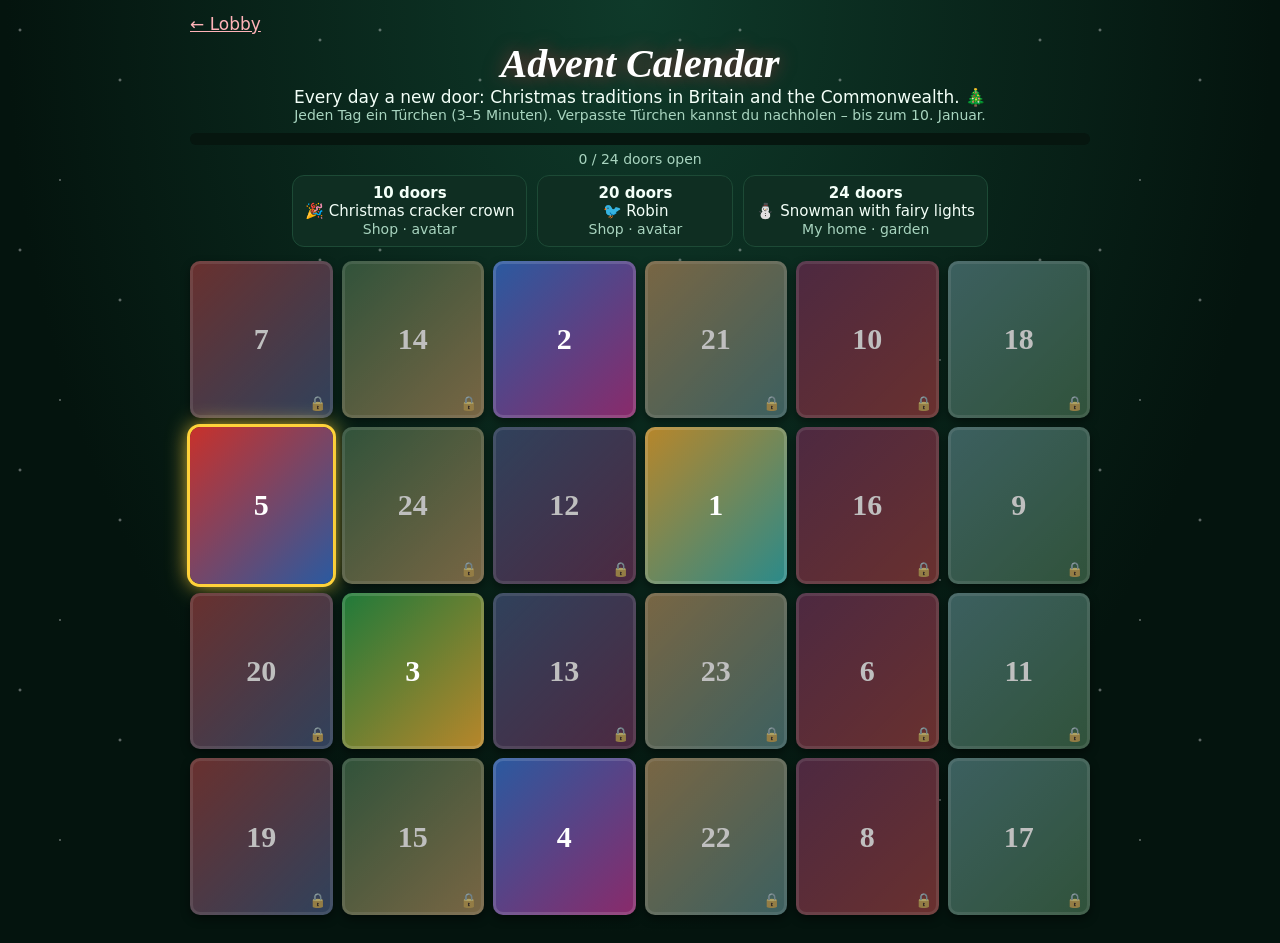
<file: advent.html>
<!DOCTYPE html>
<html lang="en">
<head>
<meta charset="UTF-8">
<meta name="viewport" content="width=device-width, initial-scale=1, maximum-scale=1">
<title>Advent Calendar · The Hirsch Games</title>
<link rel="icon" href="logo.svg" type="image/svg+xml"><link rel="apple-touch-icon" href="apple-touch-icon.png">
<style>
  :root{--bg:radial-gradient(ellipse at 50% 0%,#0f3a2a 0%,#04140e 70%);--panel:#0b2219;--txt:#f3fff8;--muted:#a8d4bf;--line:#1d4a36;--btn:#0f2e22;--accent:#e63946;--accentTxt:#fff;--accent2:#ffb3b8;--bubble:#123527;--input:#06160f;--ok:#6fe59a;--bad:#ffb03a}
  body{margin:0;min-height:100vh;background:var(--bg);color:var(--txt);font-family:system-ui,-apple-system,Segoe UI,Roboto,sans-serif;font-size:17px}
  .snow{position:fixed;inset:0;pointer-events:none;background-image:radial-gradient(2px 2px at 20px 30px,#fff,transparent),radial-gradient(2px 2px at 120px 80px,#fff,transparent),radial-gradient(1.5px 1.5px at 220px 140px,#fff,transparent),radial-gradient(2px 2px at 320px 40px,#fff,transparent),radial-gradient(1.5px 1.5px at 60px 180px,#fff,transparent);background-size:360px 220px;animation:sn 14s linear infinite;opacity:.55;z-index:0}
  @keyframes sn{to{background-position:40px 220px}}
  .wrapA{position:relative;z-index:1;max-width:900px;margin:0 auto;padding:14px}
  .de{color:var(--muted);font-size:14px}
  h1{font-family:Georgia,serif;font-style:italic;font-size:40px;margin:6px 0 0;text-align:center;color:#fff;text-shadow:0 0 18px #e6394688}
  .sub{text-align:center;margin-bottom:10px}
  .grid{display:grid;grid-template-columns:repeat(6,1fr);gap:9px;margin:14px 0}
  @media(max-width:620px){.grid{grid-template-columns:repeat(4,1fr)}}
  .door{position:relative;aspect-ratio:1/1.1;border-radius:10px;display:flex;align-items:center;justify-content:center;flex-direction:column;text-decoration:none;color:#fff;font-family:Georgia,serif;font-size:30px;font-weight:700;box-shadow:inset 0 0 0 3px #ffffff22,0 4px 10px #0007;transition:transform .15s}
  .door:hover{transform:translateY(-3px)}
  .door small{font-family:system-ui;font-size:11px;font-weight:600;opacity:.85;margin-top:2px}
  .door.lock{filter:grayscale(.5) brightness(.75);pointer-events:none}
  .door.lock:after{content:"🔒";position:absolute;bottom:6px;right:7px;font-size:14px}
  .door.today{box-shadow:0 0 0 3px #ffd23a,0 0 22px #ffd23a;animation:gl 1.6s ease-in-out infinite}
  @keyframes gl{50%{box-shadow:0 0 0 3px #ffd23a,0 0 6px #ffd23a}}
  .door.done{background-image:none!important;background:#f3ead0!important;color:#2a4a2a}
  .door.done:after{content:"⭐";position:absolute;top:4px;right:6px;font-size:14px}
  .door .em{font-size:30px}
  .rw{display:flex;gap:10px;flex-wrap:wrap;justify-content:center;margin:8px 0 4px}
  .rw div{background:#0f2e22;border:1px solid #1d4a36;border-radius:12px;padding:8px 12px;font-size:15px;text-align:center;min-width:170px}
  .rw div.ok{border-color:#ffd23a;background:#2a3a12}
  .bar{height:12px;border-radius:7px;background:#06160f;overflow:hidden;margin:6px 0}
  .bar i{display:block;height:100%;background:linear-gradient(90deg,#e63946,#ffd23a)}
  a.back{color:#ffb3b8}
  .xm{position:relative;height:150px;border-radius:14px 14px 0 0;overflow:hidden;background:linear-gradient(#0c2a4a,#1a4a6a 70%,#e8f2ff 71%)}
  .xm .tree{position:absolute;left:12%;bottom:22px;font-size:76px}
  .xm .num{position:absolute;right:18px;top:12px;font-family:Georgia,serif;font-size:58px;font-style:italic;color:#ffd23a;text-shadow:0 0 18px #ffd23a88}
  .xm .me{position:absolute;left:42%;bottom:18px;width:66px;height:66px;border-radius:50%;overflow:hidden;background:#fff;border:3px solid #e63946}
  .xm .me svg{width:100%;height:100%}
  .xm .gift{position:absolute;bottom:22px;font-size:34px}
  .story p{margin:.4em 0;line-height:1.55}
</style>
</head>
<body>
<div class="snow"></div>
<main id="app"></main>
<script src="game.js?v=13"></script>
<script src="juego.js?v=2"></script>
<script>
const YEAR = 2026;
const g = (w, de) => `<b>${w}</b> <span class="de">(${de})</span>`;
const TF = (q, a, why) => ({ t: "choice", q: q, task: "True or false?", taskDe: "Richtig oder falsch?", keep: true, opts: ["true ✔", "false ✘"], a: a ? "true ✔" : "false ✘", hint: why });
const C = (q, opts, hint) => ({ t: "choice", q: q, opts: opts, a: opts[0], hint: hint });
const T = (q, a, show) => ({ t: "type", q: q, a: a, show: show });
const O = (de, a) => ({ t: "order", task: "Put the words in the right order.", taskDe: de, words: a.split(" "), a: a });
const COL = ["#c8312b", "#1f7a3a", "#2a5aa0", "#b8862a", "#8a2a6a", "#2a8a8a"];
const D = [
 { e: "🗓️", t: "Advent calendars", txt: `<p>In Britain, Advent calendars are very popular. Most of them have ${g("chocolate", "Schokolade")} behind every door. Some families make their own calendar with 24 small bags. The first door is opened on <b>1 December</b>.</p>`,
   q: [C("What is behind the doors of most British Advent calendars?", ["chocolate", "money", "photos"], "“Most of them have chocolate behind every door.”"),
       TF("Some families make their own calendar.", true, "“Some families make their own calendar …”"),
       T("The first door ___ opened on 1 December. (be)", "is", "The first door is opened on 1 December. (passive)")] },
 { e: "💌", t: "Christmas cards", txt: `<p>The first Christmas card ${g("was sent", "wurde verschickt")} in London in <b>1843</b>. Today, British people still send lots of cards – about one billion every year! Many families put them on a string across the living room.</p>`,
   q: [C("When was the first Christmas card sent?", ["in 1843", "in 1943", "in 2003"], "“… was sent in London in 1843.”"),
       C("How many cards are sent in Britain every year?", ["about one billion", "about one thousand", "about one million"], "“… about one billion every year!”"),
       T("Every year, about one billion cards ___ sent. (be)", "are", "Every year, about one billion cards are sent.")] },
 { e: "🧶", t: "Christmas Jumper Day", txt: `<p>On <b>Christmas Jumper Day</b> in December, people go to school or work in a funny Christmas ${g("jumper", "Pullover")} – with reindeer, snowmen or ${g("flashing", "blinkend")} lights. They give some money to a charity for children.</p>`,
   q: [C("What do people wear on Christmas Jumper Day?", ["a funny Christmas jumper", "a costume", "a suit"], "“… in a funny Christmas jumper.”"),
       TF("The money goes to a charity for children.", true, "“They give some money to a charity for children.”"),
       O("Wenn ich einen lustigen Pulli hätte, würde ich ihn tragen.", "If I had a funny jumper, I would wear it.")] },
 { e: "🎡", t: "Christmas markets", txt: `<p>Many British cities have a Christmas market. Some of them are ${g("German-style", "nach deutschem Vorbild")}: you can buy bratwurst, gingerbread and mulled wine. The market in Birmingham is one of the biggest German-style markets outside Germany!</p>`,
   q: [C("What kind of Christmas market is in Birmingham?", ["a German-style market", "a fish market", "a flower market"], "“… one of the biggest German-style markets …”"),
       C("What can you buy there?", ["bratwurst and gingerbread", "surfboards", "fireworks"], "“… bratwurst, gingerbread and mulled wine.”"),
       TF("All Christmas markets in Britain are German-style.", false, "“Some of them are German-style.”")] },
 { e: "🥧", t: "Mince pies", txt: `<p><b>Mince pies</b> are small sweet pies. They are filled with dried fruit and spices. In the past there was meat in them – but not today! The British eat about 300 million mince pies at Christmas.</p>`,
   q: [C("What are mince pies filled with today?", ["dried fruit and spices", "meat", "chocolate"], "“They are filled with dried fruit and spices.”"),
       TF("There is meat in mince pies today.", false, "“In the past there was meat in them – but not today!”"),
       T("They ___ filled with dried fruit. (be – present)", "are", "They are filled with dried fruit.")] },
 { e: "🎶", t: "Carol singers", txt: `<p>In December, groups of ${g("carol singers", "Weihnachtssänger")} walk from house to house and sing Christmas songs (= carols). People often give them money for a charity. Many carols are very old – some ${g("were written", "wurden geschrieben")} 500 years ago.</p>`,
   q: [C("What are carols?", ["Christmas songs", "Christmas cakes", "Christmas cards"], "“… sing Christmas songs (= carols).”"),
       C("What do people give carol singers?", ["money for a charity", "mince pies only", "presents"], "“People often give them money for a charity.”"),
       T("Some carols ___ written 500 years ago. (be – past)", "were", "Some carols were written 500 years ago.")] },
 { e: "🌲", t: "The Trafalgar Square tree", txt: `<p>Every year since <b>1947</b>, a big Christmas tree ${g("is given", "wird geschenkt")} to London by the city of Oslo in Norway. It's a thank-you for Britain's help in the Second World War. The tree stands in Trafalgar Square.</p>`,
   q: [C("Where does the tree come from?", ["from Oslo in Norway", "from Canada", "from Scotland"], "“… by the city of Oslo in Norway.”"),
       C("Why is the tree a present?", ["It's a thank-you for help in the war.", "It's a birthday present.", "Norway has too many trees."], "“It's a thank-you for Britain's help …”"),
       T("The tree ___ given to London every year. (be)", "is", "The tree is given to London every year.")] },
 { e: "🎭", t: "Panto", txt: `<p>A ${g("pantomime", "Weihnachtstheater")} (“panto”) is a funny Christmas play for families. The audience ${g("shouts", "ruft")}: “He's behind you!” and “Oh no, it isn't!” – “Oh yes, it is!” A man often plays the funny old woman (the “dame”).</p>`,
   q: [C("What is a panto?", ["a funny Christmas play", "a Christmas song", "a Christmas cake"], "“… a funny Christmas play for families.”"),
       C("Who often plays the “dame”?", ["a man", "a child", "a dog"], "“A man often plays the funny old woman.”"),
       TF("The audience is very quiet in a panto.", false, "“The audience shouts …”")] },
 { e: "🎉", t: "Christmas crackers", txt: `<p>A ${g("cracker", "Knallbonbon")} is a paper tube. Two people pull it – BANG! Inside there is a paper crown, a small toy and a bad joke. Crackers ${g("were invented", "wurden erfunden")} by Tom Smith in London in the 1840s. At Christmas dinner, everybody wears the paper crown!</p>`,
   q: [C("What is inside a cracker?", ["a paper crown, a toy and a joke", "a mince pie", "a Christmas card"], "“Inside there is a paper crown, a small toy and a bad joke.”"),
       C("Who invented crackers?", ["Tom Smith", "Father Christmas", "the King"], "“… by Tom Smith in London in the 1840s.”"),
       T("If you pull a cracker, it ___ BANG! (go)", "will go|'ll go|goes", "If you pull a cracker, it will go BANG! (type I)")] },
 { e: "✉️", t: "Letters to Father Christmas", txt: `<p>British children write letters to ${g("Father Christmas", "Weihnachtsmann")}. Some send them to the North Pole by post. In the past, some children ${g("burnt", "verbrannten")} their letters in the fireplace – the smoke took the wishes up to Father Christmas!</p><p>🎁 <b>10 doors open?</b> Then you can buy the cracker crown in the shop!</p>`,
   q: [C("Where do some children send their letters?", ["to the North Pole", "to London", "to Norway"], "“Some send them to the North Pole by post.”"),
       TF("In the past, some children burnt their letters.", true, "“… some children burnt their letters in the fireplace.”"),
       O("Wenn ich an den Weihnachtsmann schreiben würde, würde ich mir einen Hund wünschen.", "If I wrote to Father Christmas, I would ask for a dog.")] },
 { e: "✨", t: "Christmas lights", txt: `<p>In November, the Christmas lights in London's big shopping streets, like Oxford Street and Regent Street, ${g("are switched on", "werden eingeschaltet")}. Often a famous person presses the button. Thousands of people come to watch.</p>`,
   q: [C("When are the lights switched on?", ["in November", "on 24 December", "in January"], "“In November, the Christmas lights … are switched on.”"),
       C("Who often presses the button?", ["a famous person", "a child", "a police officer"], "“Often a famous person presses the button.”"),
       T("The lights ___ switched on in November. (be)", "are", "The lights are switched on in November.")] },
 { e: "🧦", t: "Stockings", txt: `<p>On Christmas Eve, children hang a ${g("stocking", "Strumpf")} at the end of their bed or on the fireplace. In the morning it is full of small presents, sweets and often a ${g("tangerine", "Mandarine")}.</p>`,
   q: [C("Where do children hang their stockings?", ["at the end of the bed or on the fireplace", "on the Christmas tree", "on the front door"], "“… at the end of their bed or on the fireplace.”"),
       C("What is often in a stocking?", ["a tangerine", "a mince pie", "a book only"], "“… and often a tangerine.”"),
       TF("The stockings are full in the morning.", true, "“In the morning it is full of small presents …”")] },
 { e: "🥕", t: "Christmas Eve", txt: `<p>On Christmas Eve (24 December), many children leave a mince pie and a glass of milk for Father Christmas – and a ${g("carrot", "Karotte")} for his reindeer Rudolph. Then they go to bed early. In Britain, presents are opened on the morning of <b>25 December</b>.</p>`,
   q: [C("What do children leave for Rudolph?", ["a carrot", "a mince pie", "milk"], "“… and a carrot for his reindeer Rudolph.”"),
       C("When are presents opened in Britain?", ["on the morning of 25 December", "on the evening of 24 December", "on 6 December"], "“… presents are opened on the morning of 25 December.”"),
       T("If you go to bed late, Father Christmas ___ come. (not)", "won't|will not", "If you go to bed late, Father Christmas won't come. 😉")] },
 { e: "🦃", t: "Christmas dinner", txt: `<p>Christmas dinner is eaten at lunchtime on 25 December. It's usually roast ${g("turkey", "Truthahn")} with roast potatoes, carrots, ${g("Brussels sprouts", "Rosenkohl")} and ${g("gravy", "Bratensoße")}. Many children don't like the sprouts!</p>`,
   q: [C("When is Christmas dinner eaten?", ["at lunchtime on 25 December", "in the evening of 24 December", "on 26 December"], "“… is eaten at lunchtime on 25 December.”"),
       C("What do many children not like?", ["Brussels sprouts", "turkey", "roast potatoes"], "“Many children don't like the sprouts!”"),
       T("Christmas dinner ___ eaten at lunchtime. (be)", "is", "Christmas dinner is eaten at lunchtime.")] },
 { e: "🍮", t: "Christmas pudding", txt: `<p>After dinner there is <b>Christmas pudding</b>: a dark, heavy cake with dried fruit. Before it is eaten, it is set on fire with a little brandy – for a few seconds. In some families a ${g("coin", "Münze")} is hidden inside. If you find the coin, you will be lucky next year!</p>`,
   q: [C("What is Christmas pudding?", ["a dark, heavy cake with dried fruit", "a cold dessert with ice cream", "a soup"], "“… a dark, heavy cake with dried fruit.”"),
       C("What is hidden inside in some families?", ["a coin", "a ring", "a toy car"], "“… a coin is hidden inside.”"),
       T("If you ___ the coin, you will be lucky. (find)", "find", "If you find the coin, you will be lucky. (type I)")] },
 { e: "📺", t: "The King's Christmas message", txt: `<p>At 3 pm on 25 December, many families watch the King's Christmas ${g("message", "Ansprache")} on TV. The King talks about the year. The first Christmas message ${g("was given", "wurde gehalten")} on the radio in 1932.</p>`,
   q: [C("When can you watch the King's message?", ["at 3 pm on 25 December", "at midnight", "on New Year's Eve"], "“At 3 pm on 25 December …”"),
       TF("The first message was on TV.", false, "“… was given on the radio in 1932.”"),
       T("The first message ___ given in 1932. (be – past)", "was", "The first message was given in 1932.")] },
 { e: "🛍️", t: "Boxing Day", txt: `<p>26 December is <b>Boxing Day</b>. It's a holiday in Britain. Many people go shopping because there are big ${g("sales", "Ausverkauf")}, and there are lots of football matches. Long ago, servants got a “Christmas box” with money from their employers on this day.</p>`,
   q: [C("What date is Boxing Day?", ["26 December", "24 December", "31 December"], "“26 December is Boxing Day.”"),
       C("Why do many people go shopping?", ["There are big sales.", "The shops are new.", "They need food."], "“… because there are big sales …”"),
       TF("There are no football matches on Boxing Day.", false, "“… there are lots of football matches.”")] },
 { e: "🎵", t: "Christmas number one", txt: `<p>Every year there is a big race: which song will be number one in the charts at Christmas? Many people ${g("bet", "wetten")} on it. Sometimes a charity song or a funny song wins.</p>`,
   q: [C("What is the race about?", ["which song is number one at Christmas", "which shop sells the most", "which city has the biggest tree"], "“… which song will be number one in the charts at Christmas?”"),
       TF("Sometimes a funny song wins.", true, "“Sometimes a charity song or a funny song wins.”"),
       O("Wenn ich ein Lied schreiben würde, wäre es Nummer eins.", "If I wrote a song, it would be number one.")] },
 { e: "🍁", t: "Christmas in Canada", txt: `<p>In Canada, Christmas is usually white and very cold. Families go ice skating or ${g("sledging", "Schlitten fahren")}. Every year, the province of Nova Scotia gives a big Christmas tree to the city of Boston (USA) – as a thank-you for help after a terrible explosion in 1917.</p>`,
   q: [C("What do Canadian families often do at Christmas?", ["go ice skating or sledging", "go swimming in the sea", "have a barbecue on the beach"], "“Families go ice skating or sledging.”"),
       C("Who gets a tree from Nova Scotia?", ["the city of Boston", "the city of London", "the King"], "“… a big Christmas tree to the city of Boston.”"),
       T("The tree ___ given to Boston every year. (be)", "is", "The tree is given to Boston every year.")] },
 { e: "⭐", t: "Christmas in India", txt: `<p>In India only about 2% of the people are Christians – but that's more than 25 million! In Mumbai and Goa, big paper ${g("stars", "Sterne")} with lights hang outside houses. People eat plum cake, and in some places mango or banana trees are decorated instead of fir trees.</p><p>🎁 <b>20 doors open?</b> Then the robin is waiting for you in the shop!</p>`,
   q: [C("What hangs outside houses in Mumbai and Goa?", ["big paper stars with lights", "stockings", "crackers"], "“… big paper stars with lights hang outside houses.”"),
       C("Which trees are sometimes decorated?", ["mango or banana trees", "oak trees", "palm trees only"], "“… mango or banana trees are decorated …”"),
       T("In some places, mango trees ___ decorated. (be)", "are", "In some places, mango trees are decorated.")] },
 { e: "🏖️", t: "Christmas in New Zealand", txt: `<p>In New Zealand, Christmas is in the summer! Many families have a barbecue on the beach. The ${g("pōhutukawa", "neuseeländischer Baum")} is called the “New Zealand Christmas tree” because it has bright red flowers in December.</p>`,
   q: [C("Which season is Christmas in New Zealand?", ["summer", "winter", "autumn"], "“… Christmas is in the summer!”"),
       C("Why is the pōhutukawa called the “New Zealand Christmas tree”?", ["It has red flowers in December.", "It has stars on it.", "It's very small."], "“… it has bright red flowers in December.”"),
       O("Wenn es im Dezember warm wäre, würden wir am Strand grillen.", "If it was warm in December, we would have a barbecue on the beach.")] },
 { e: "❄️", t: "Winter words", txt: `<p>📌 ${g("snowflake", "Schneeflocke")} · ${g("snowball fight", "Schneeballschlacht")} · ${g("frost", "Frost")} · ${g("fireplace", "Kamin")} · ${g("sledge", "Schlitten")} · ${g("hot chocolate", "heiße Schokolade")} · ${g("fairy lights", "Lichterkette")} · ${g("wrapping paper", "Geschenkpapier")}</p>`,
   q: [T("Schneeflocke = ___", "snowflake|a snowflake", "snowflake"),
       C("We put the presents in …", ["wrapping paper", "fairy lights", "frost"], "wrapping paper = Geschenkpapier"),
       T("If it snows tomorrow, we ___ a snowball fight. (have)", "will have|'ll have", "If it snows tomorrow, we will have a snowball fight.")] },
 { e: "🎆", t: "Hogmanay", txt: `<p>In Scotland, New Year's Eve is called <b>Hogmanay</b>. There are huge street parties and fireworks in Edinburgh. After midnight, people go “first-footing”: the first visitor of the new year brings a small present – for example coal, bread or ${g("shortbread", "Butterkeks")} – for good luck.</p>`,
   q: [C("What is Hogmanay?", ["New Year's Eve in Scotland", "Christmas Day in Wales", "a Scottish cake"], "“In Scotland, New Year's Eve is called Hogmanay.”"),
       C("What does the first visitor bring?", ["a small present for good luck", "a Christmas tree", "nothing"], "“… brings a small present … for good luck.”"),
       TF("There are fireworks in Edinburgh.", true, "“There are huge street parties and fireworks in Edinburgh.”")] },
 { e: "🎄", t: "Merry Christmas!", txt: `<p>The last door! 🎉 Now you know a lot about Christmas in Britain, Canada, India and New Zealand: cards, crackers, mince pies, panto, Boxing Day and Hogmanay. <b>Merry Christmas and a Happy New Year!</b></p><p>⛄ <b>24 doors open?</b> Then the snowman with fairy lights is waiting for your garden!</p>`,
   q: [C("What do British children hang up on Christmas Eve?", ["stockings", "carrots", "crackers"], "Door 12: stockings."),
       C("When is Boxing Day?", ["26 December", "25 December", "1 January"], "Door 17: Boxing Day = 26 December."),
       O("Frohe Weihnachten und ein gutes neues Jahr!", "Merry Christmas and a Happy New Year!")] }
];
const qs = new URLSearchParams(location.search);
const local = /^(localhost|127\.0\.0\.1)$/.test(location.hostname);
const TODAY = (local && qs.get("today")) ? new Date(qs.get("today") + "T12:00:00") : new Date();
const END = new Date(YEAR + 1, 0, 10, 23, 59);
const isOpen = n => TODAY >= new Date(YEAR, 11, n) && TODAY <= END;
const isToday = n => TODAY.getFullYear() === YEAR && TODAY.getMonth() === 11 && TODAY.getDate() === n;
const N = +qs.get("d");
const se = E8.getSession(), ST = se && se.state ? se.state : null, done = n => !!(ST && ST.stars && ST.stars["adv-" + n]);
if (N >= 1 && N <= 24 && isOpen(N)) {
  const dd = D[N - 1];
  JUEGO.start({
    noHard: true, id: "adv-" + N, key: "e10-adv-" + N, icon: dd.e, topic: "Advent calendar · Door " + N, title: dd.t,
    intro: `<div class="story">${dd.txt}</div><p class="de">Lies den Text – er bleibt bei den Fragen sichtbar.</p>`,
    goLabel: "🎁 Open!", time: "3–5 minutes",
    stages: [{ label: "Door " + N, title: dd.t, memo: `<div class="story">${dd.txt}</div>`, pista: "Die Antwort steht im Text oben.", tasks: dd.q }],
    scene: (S) => `<div class="xm"><div class="tree">🎄</div><div class="gift" style="left:28%">🎁</div><div class="gift" style="left:62%">${dd.e}</div><div class="me">${E8.myAvatar()}</div><div class="num">${N}</div></div>`,
    outro: `<div style="font-size:56px">${dd.e}🎄</div><h1>Door ${N} is open!</h1><p>Come back tomorrow for door ${Math.min(24, N + 1)}. 🎁</p><p class="de">Morgen öffnet sich das nächste Türchen.</p><p><a class="btn" href="advent.html">🗓️ Back to the calendar</a></p>`
  });
} else {
  const nDone = ST && "adv" in ST ? ST.adv : D.reduce((a, _, i) => a + (done(i + 1) ? 1 : 0), 0);
  const order = [7, 14, 2, 21, 10, 18, 5, 24, 12, 1, 16, 9, 20, 3, 13, 23, 6, 11, 19, 15, 4, 22, 8, 17];
  const before = TODAY < new Date(YEAR, 11, 1), days = Math.ceil((new Date(YEAR, 11, 1) - TODAY) / 864e5);
  const RW = [[10, "🎉 Christmas cracker crown", "Shop · avatar"], [20, "🐦 Robin", "Shop · avatar"], [24, "⛄ Snowman with fairy lights", "My home · garden"]];
  document.getElementById("app").innerHTML = `<div class="wrapA"><a class="back" href="index.html">← Lobby</a>
    <h1>Advent Calendar</h1>
    <div class="sub">Every day a new door: Christmas traditions in Britain and the Commonwealth. 🎄<div class="de">Jeden Tag ein Türchen (3–5 Minuten). Verpasste Türchen kannst du nachholen – bis zum 10. Januar.</div></div>
    ${before ? `<div class="sub" style="font-size:22px">⏳ Only ${days} day${days > 1 ? "s" : ""} to go! The first door opens on <b>1 December</b>.</div>` : ""}
    <div class="bar"><i style="width:${Math.round(nDone / 24 * 100)}%"></i></div><div class="de" style="text-align:center">${nDone} / 24 doors open</div>
    <div class="rw">${RW.map(([n, t, w]) => `<div class="${nDone >= n ? "ok" : ""}"><b>${n} doors</b><br>${t}<br><span class="de">${nDone >= n ? "✔ You can buy it now! – " + w : w}</span></div>`).join("")}</div>
    <div class="grid">${order.map((n, i) => { const o = isOpen(n), dn = done(n);
      return `<a class="door ${o ? "" : "lock"} ${isToday(n) && !dn ? "today" : ""} ${dn ? "done" : ""}" href="?d=${n}${local && qs.get("today") ? "&today=" + qs.get("today") : ""}" style="background:linear-gradient(135deg,${COL[i % 6]},${COL[(i + 2) % 6]})">${dn ? `<span class="em">${D[n - 1].e}</span><small>${n}</small>` : n}</a>`; }).join("")}</div></div>`;
}
</script>
</body>
</html>
</file>
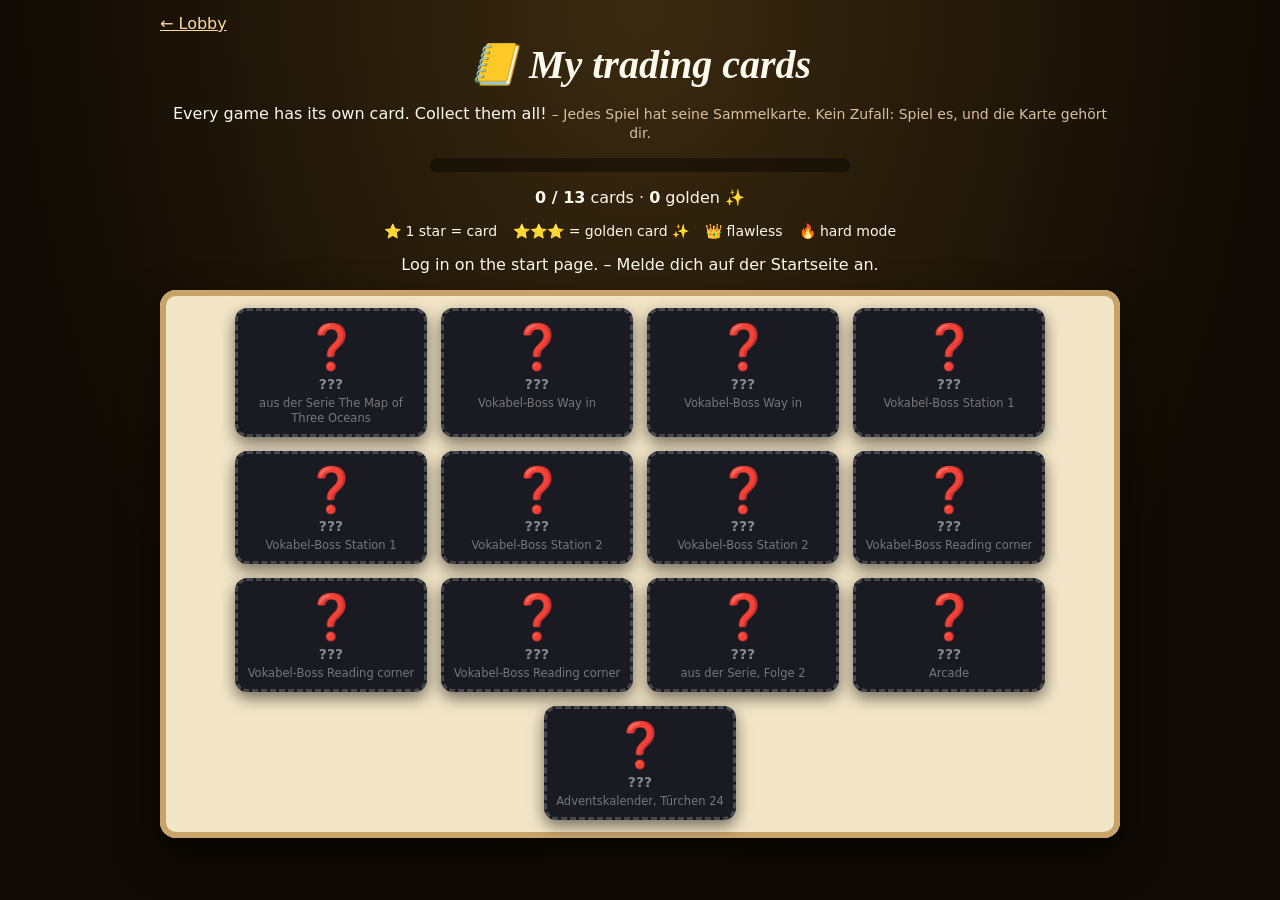
<file: album.html>
<!DOCTYPE html>
<html lang="en">
<head>
<meta charset="UTF-8">
<meta name="viewport" content="width=device-width, initial-scale=1, maximum-scale=1">
<title>My trading cards · The Hirsch Games</title>
<link rel="icon" href="logo.svg" type="image/svg+xml"><link rel="apple-touch-icon" href="apple-touch-icon.png">
<style>
  body{margin:0;min-height:100vh;background:radial-gradient(ellipse at 50% 0%,#3a2a10 0%,#100a04 70%);color:#fff8ec;font-family:system-ui,-apple-system,Segoe UI,Roboto,sans-serif}
  .w{max-width:960px;margin:0 auto;padding:14px}
  a{color:#ffd8a0}
  h1{font-family:Georgia,serif;font-style:italic;font-size:40px;text-align:center;margin:8px 0 0}
  .de{color:#d8c0a0;font-size:14px}
  .book{background:#f3e6c8;border-radius:16px;padding:18px;margin-top:14px;box-shadow:inset 0 0 0 6px #c9a46a,0 18px 40px #0009;color:#3a2a10}
  .grid{display:flex;flex-wrap:wrap;gap:14px;justify-content:center}
  .bar{height:14px;border-radius:8px;background:#0006;overflow:hidden;margin:8px auto;max-width:420px}
  .bar i{display:block;height:100%;background:linear-gradient(90deg,#ffd23a,#ff8a2a)}
  .leg{display:flex;gap:16px;justify-content:center;flex-wrap:wrap;font-size:14px;margin:10px 0}
</style>
</head>
<body>
<div class="w" id="app"></div>
<script src="game.js?v=13"></script>
<script src="vocab-u2.js?v=11"></script>
<script src="cards.js?v=3"></script>
<script>
document.head.insertAdjacentHTML("beforeend", `<style>${CROMO_CSS}</style>`);
const se = E8.getSession(), s = se && se.state;
const got = CROMOS.filter(c => cromoState(s, c.id).got).length, gold = CROMOS.filter(c => cromoState(s, c.id).gold).length;
document.getElementById("app").innerHTML = `<a href="./">← Lobby</a><h1>📒 My trading cards</h1>
  <p style="text-align:center">Every game has its own card. Collect them all! <span class="de">– Jedes Spiel hat seine Sammelkarte. Kein Zufall: Spiel es, und die Karte gehört dir.</span></p>
  <div class="bar"><i style="width:${Math.round(got / CROMOS.length * 100)}%"></i></div>
  <p style="text-align:center"><b>${got} / ${CROMOS.length}</b> cards · <b>${gold}</b> golden ✨</p>
  <div class="leg"><span>⭐ 1 star = card</span><span>⭐⭐⭐ = golden card ✨</span><span>👑 flawless</span><span>🔥 hard mode</span></div>
  ${s ? "" : `<p style="text-align:center">Log in on the start page. – Melde dich auf der Startseite an.</p>`}
  <div class="book"><div class="grid">${CROMOS.map(c => cromoCard(c, s, true)).join("")}</div></div>`;
</script>
</body>
</html>
</file>
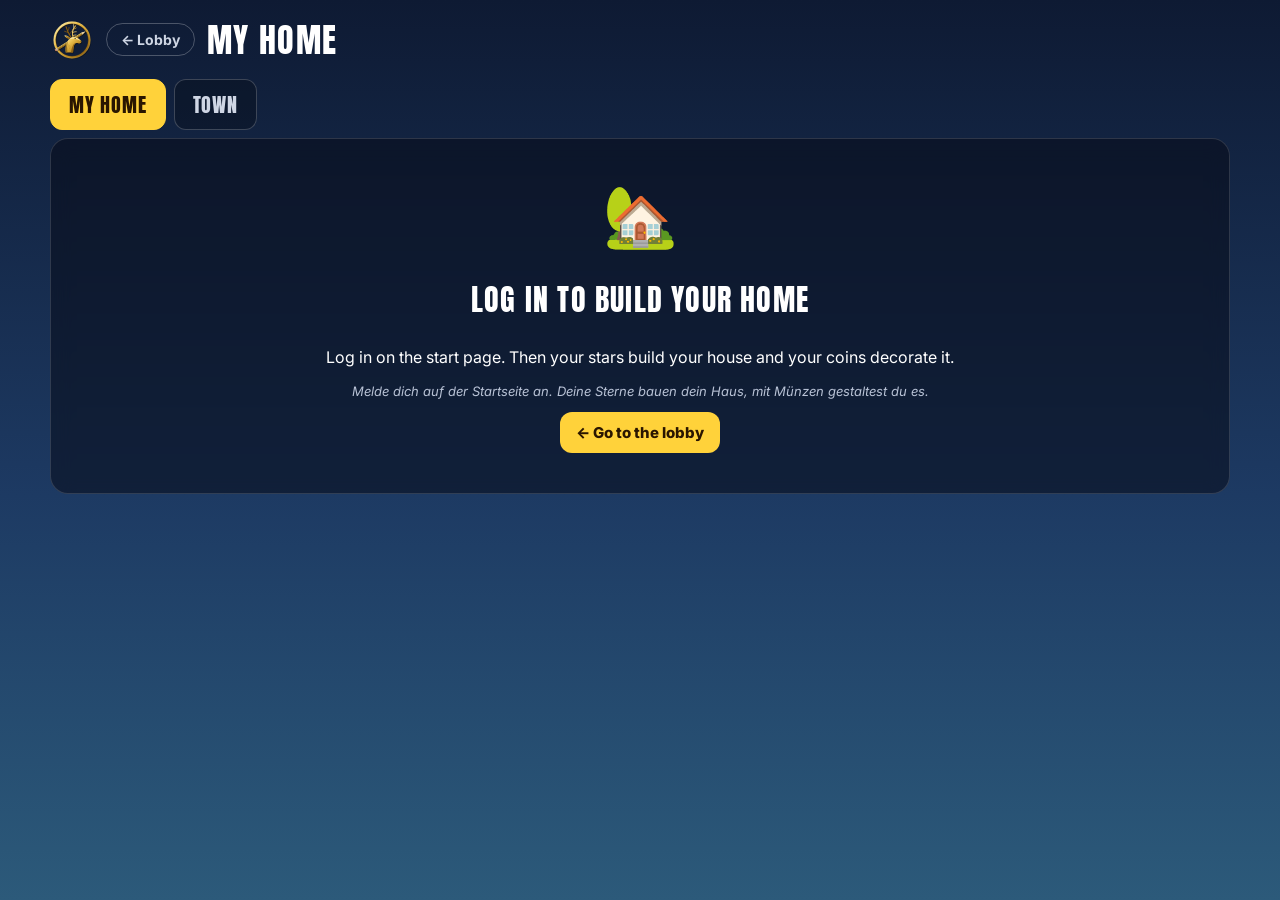
<file: home.html>
<!DOCTYPE html>
<html lang="en">
<head>
<meta charset="UTF-8">
<meta name="viewport" content="width=device-width, initial-scale=1, maximum-scale=1">
<title>My Home · The Hirsch Games</title>
<link rel="icon" href="logo.svg" type="image/svg+xml"><link rel="apple-touch-icon" href="apple-touch-icon.png">
<link rel="preconnect" href="https://fonts.googleapis.com"><link rel="preconnect" href="https://fonts.gstatic.com" crossorigin>
<link href="https://fonts.googleapis.com/css2?family=Anton&family=Inter:wght@400;600;700;800&display=swap" rel="stylesheet">
<style>
  *{box-sizing:border-box;-webkit-tap-highlight-color:transparent}
  html,body{margin:0;color:#fff;font-family:Inter,-apple-system,BlinkMacSystemFont,"Segoe UI",Roboto,Arial,sans-serif;min-height:100%}
  body{background:linear-gradient(180deg,#0e1a33 0%,#1d3a63 55%,#2c5a7a 100%);background-attachment:fixed}
  .D{font-family:Anton,Impact,"Arial Narrow Bold",sans-serif;letter-spacing:.04em;font-weight:400}
  .wrap{max-width:1220px;margin:0 auto;padding:14px 20px 60px}
  .top{display:flex;align-items:center;gap:12px;flex-wrap:wrap}
  .back{color:#cfd6e4;text-decoration:none;font-weight:700;border:1px solid rgba(255,255,255,.25);border-radius:20px;padding:7px 14px;font-size:14px}
  .title{font-size:34px}
  .pills{margin-left:auto;display:flex;gap:10px}
  .pill{background:rgba(0,0,0,.3);border:1px solid rgba(255,255,255,.18);padding:6px 14px;border-radius:30px;font-size:19px}
  .tabsTop{display:flex;gap:8px;margin:14px 0 8px}
  .tabsTop button{background:rgba(0,0,0,.25);border:1px solid rgba(255,255,255,.2);color:#cfd6e4;border-radius:12px;padding:9px 18px;font-size:20px;cursor:pointer}
  .tabsTop button.on{background:#ffd23a;color:#2a1600;border-color:#ffd23a}
  .main{display:grid;grid-template-columns:minmax(0,1.25fr) minmax(0,1fr);gap:22px;align-items:start}
  .main>div:first-child{position:sticky;top:8px}
  @media(max-width:900px){.main{grid-template-columns:1fr}.main>div:first-child{position:static}}
  .scene{position:relative;border-radius:22px;background:radial-gradient(ellipse at 50% 20%,rgba(255,255,255,.18),transparent 65%);padding:6px}
  .scene .cloud{position:absolute;width:90px;height:26px;background:rgba(255,255,255,.55);border-radius:20px;filter:blur(1px);animation:drift 40s linear infinite}
  @keyframes drift{from{transform:translateX(-120px)}to{transform:translateX(700px)}}
  .stage{background:rgba(0,0,0,.28);border:1px solid rgba(255,255,255,.14);border-radius:16px;padding:12px 14px;margin-top:10px}
  .stage .bar{height:12px;background:rgba(255,255,255,.15);border-radius:6px;overflow:hidden;margin:6px 0}
  .stage .bar i{display:block;height:100%;background:linear-gradient(90deg,#ffd23a,#ff8a2a)}
  .steps{display:flex;gap:6px;flex-wrap:wrap;margin-top:8px}
  .steps span{font-size:12px;padding:4px 8px;border-radius:10px;background:rgba(255,255,255,.08);color:#b9c3d6}
  .steps span.on{background:#ffd23a;color:#2a1600;font-weight:800}
  .panel{background:rgba(8,12,24,.55);border:1px solid rgba(255,255,255,.14);border-radius:18px;padding:14px;backdrop-filter:blur(10px)}
  .tabs{display:flex;gap:6px;flex-wrap:wrap;margin-bottom:10px}
  .tabs button{background:rgba(255,255,255,.08);border:1px solid rgba(255,255,255,.14);color:#fff;border-radius:10px;padding:7px 12px;font-weight:700;cursor:pointer}
  .tabs button.on{background:#4fb3ff;border-color:#4fb3ff;color:#06223a}
  h4{margin:10px 0 6px;font-size:13px;letter-spacing:.12em;color:#b9c3d6}
  .grid{display:grid;grid-template-columns:repeat(auto-fill,minmax(112px,1fr));gap:8px}
  .it{position:relative;background:rgba(255,255,255,.07);border:2px solid transparent;border-radius:12px;padding:8px 6px;text-align:center;cursor:pointer;min-height:92px}
  .it.on{border-color:#ffd23a;background:rgba(255,210,58,.14)}
  .it.lock{opacity:.5}
  .it .ic{font-size:28px;height:34px;display:grid;place-items:center}
  .it .sw{width:30px;height:30px;border-radius:50%;margin:2px auto;border:2px solid rgba(255,255,255,.6)}
  .it .nm{font-size:12px;font-weight:700;line-height:1.2;margin-top:3px}
  .it .pr{font-size:12px;color:#ffd23a;margin-top:2px}
  .it .pr.mine{color:#7ee08a}
  .spots{display:flex;gap:6px;flex-wrap:wrap;margin-bottom:8px}
  .spots button{border:1px solid rgba(255,255,255,.25);background:rgba(255,255,255,.06);color:#fff;border-radius:10px;padding:6px 10px;font-weight:700;cursor:pointer}
  .spots button.on{background:#7ee08a;color:#0a2a10;border-color:#7ee08a}
  .spots button:disabled{opacity:.4;cursor:default}
  .bar2{display:flex;gap:8px;flex-wrap:wrap;align-items:center;margin-top:12px}
  .btn{border:0;border-radius:12px;padding:11px 16px;font-weight:800;font-size:15px;cursor:pointer;background:rgba(255,255,255,.14);color:#fff}
  .btn.primary{background:#ffd23a;color:#2a1600}
  .btn.buy{background:#4fe37a;color:#08300f}
  .msg{min-height:22px;font-size:14px;color:#ffd0d0;margin-top:8px}
  .msg.ok{color:#a8f0b0}
  .de{color:#b9c3d6;font-size:13px;font-style:italic}
  .hood{display:grid;grid-template-columns:repeat(auto-fill,minmax(210px,1fr));gap:12px}
  .hcard{background:rgba(0,0,0,.25);border:2px solid rgba(255,255,255,.12);border-radius:16px;padding:6px;cursor:pointer;text-align:center}
  .hcard.me{border-color:#ffd23a}
  .hcard .cap{font-weight:800;margin:2px 0 4px}
  .hcard .cap small{display:block;color:#b9c3d6;font-weight:600}
  .ov{position:fixed;inset:0;background:rgba(5,8,16,.86);z-index:20;display:none;align-items:center;justify-content:center;padding:16px}
  .ov.show{display:flex}
  .ov .box{max-width:720px;width:100%;text-align:center}
  .guest{text-align:center;padding:40px 10px}
</style>
</head>
<body>
<div class="wrap" id="app"></div>
<div class="ov" id="ov"><div class="box" id="ovbox"></div></div>
<script src="game.js?v=13"></script>
<script src="house.js?v=15"></script>
<script>
const $ = id => document.getElementById(id);
const H = window.HOUSE;
const ICON = { tree:"🌳", pine:"🌲", apple:"🍎", flowers:"🌷", veg:"🥕", bench:"🪑", bbq:"🍖", doghouse:"🐕", gnomes:"🧙", trampoline:"🤸", swing:"🎠", pond:"🦆", car:"🚗", pool:"🏊", boat:"⛵", corvey:"🏰", fountain:"⛲", xmas:"🎄", snowman:"⛄", pumpkins:"🎃", eggs:"🥚", dino:"🦖", ufo:"🛸", rocket:"🚀", taxi:"🚕", liberty:"🗽", schoolbus:"🚌", amish:"🐴", ggbridge:"🌉", walkstar:"⭐", robot:"🤖", nascar:"🏎️",
  plaster:"🏠", wood:"🪵", brick:"🧱", timber:"🏡", log:"🛖", stone:"🪨", glass:"🏙️", rainbow:"🌈", gold:"👑",
  gable:"🏠", hip:"🏘️", flat:"🏢", green:"🌱", thatch:"🌾", pagoda:"🏯",
  classic:"🪟", shutter:"🪟", round:"⭕", arch:"⛪", wide:"🖼️", stained:"🎨", heart:"💖",
  chimney:"💨", solar:"☀️", dish:"📡", flag:"🚩", rooster:"🐓", turbine:"🌬️", lights:"✨", telescope:"🔭", heli:"🚁",
  picket:"🪵", hedge:"🌿", castle:"🏰", space:"🚀", door:"🚪" };
const MON = ["","Jan","Feb","Mar","Apr","May","Jun","Jul","Aug","Sep","Oct","Nov","Dec"];
let HMODE = "town", ZOOM = 100, VIEW = "build", TAB = 0, SPOT = "yard1", trying = null, busy = false, HOUSES = null;

const st = () => { const s = E8.getSession(); return s && s.state; };
const stars = () => (st() && st().starsTotal) || 0;
const stage = () => H.stageOf(stars());
const owns = id => { const it = H.item(id); return it.price === 0 || (st() && st().owned.indexOf(id) >= 0); };
function lockReason(it) {
  const s = st();
  if (it.months && !E8.inSeason(it)) return "🗓 " + (it.months.length === 1 ? MON[it.months[0]] : MON[it.months[0]] + "–" + MON[it.months[it.months.length - 1]]);
  if (it.lvl && s.level < it.lvl) return "🔒 Level " + it.lvl;
  if (it.stars && stars() < it.stars) return "🔒 " + it.stars + " ⭐";
  if (it.adv && (s.adv || 0) < it.adv) return "🎄 " + (s.adv || 0) + "/" + it.adv + " doors";
  return "";
}

function page() {
  const s = st();
  const tabs = `<div class="tabsTop"><button class="D ${VIEW === "build" ? "on" : ""}" data-v="build">MY HOME</button><button class="D ${VIEW === "hood" ? "on" : ""}" data-v="hood">TOWN</button></div>`;
  $("app").innerHTML = `<div class="top"><img src="logo.svg" alt="" style="width:44px;height:44px"><a class="back" href="./">← Lobby</a><div class="D title">${VIEW === "hood" ? "OUR TOWN" : "MY HOME"}</div>
    ${s ? `<div class="pills"><span class="pill">⭐ ${stars()}</span><span class="pill">🪙 ${s.coins}</span></div>` : ""}</div>${tabs}<div id="view"></div>`;
  document.querySelectorAll(".tabsTop button").forEach(b => b.onclick = () => { VIEW = b.dataset.v; page(); });
  if (VIEW === "hood") return hood();
  if (!s) { $("view").innerHTML = `<div class="guest panel"><div style="font-size:60px">🏡</div><h2 class="D" style="font-size:30px">LOG IN TO BUILD YOUR HOME</h2><p>Log in on the start page. Then your stars build your house and your coins decorate it.</p><p class="de">Melde dich auf der Startseite an. Deine Sterne bauen dein Haus, mit Münzen gestaltest du es.</p><a class="btn primary" href="./" style="text-decoration:none;display:inline-block">← Go to the lobby</a></div>`; return; }
  if (!trying) trying = H.clean(s.house);
  build();
}

function stageBox() {
  const sg = stage(), n = stars(), next = H.STAGES[sg + 1];
  const pct = next ? Math.round((n - H.STAGES[sg]) / (next - H.STAGES[sg]) * 100) : 100;
  return `<div class="stage"><div class="D" style="font-size:22px">${H.STAGE_NAMES[sg].toUpperCase()} <span style="font-size:15px;color:#b9c3d6">· stage ${sg + 1} of ${H.STAGES.length}</span></div>
    <div class="bar"><i style="width:${pct}%"></i></div>
    <div style="font-size:14px">${next ? `⭐ ${n} / ${next} – <b>${next - n} more stars</b> for a <b>${H.STAGE_NAMES[sg + 1]}</b>!` : "⭐ " + n + " – you have the biggest home! 🏆"}</div>
    <div class="de">${next ? "Mehr Sterne in den Spielen lassen dein Haus wachsen. Nur Verbessern zählt – Wiederholen ohne neue Sterne nicht." : "Du hast die höchste Ausbaustufe!"}</div>
    <div class="steps">${H.STAGE_NAMES.map((t, i) => `<span class="${i === sg ? "on" : ""}">${t} ${H.STAGES[i]}⭐</span>`).join("")}</div></div>`;
}

function build(msg, ok) {
  const s = st();
  const tabDef = H.TABS[TAB];
  let html = `<div class="main"><div><div class="scene" id="scene"><div class="cloud" style="top:30px"></div><div class="cloud" style="top:90px;animation-delay:-18s;opacity:.7"></div>${H.svg(trying, stars(), { avatar: E8.myAvatar(), nr: s.nr, uid: "me" })}</div>${stageBox()}</div><div class="panel">`;
  html += `<div class="tabs">${H.TABS.map((t, i) => `<button class="${i === TAB ? "on" : ""}" data-t="${i}">${t[0]}</button>`).join("")}</div>`;
  tabDef[1].forEach(slot => {
    html += `<h4>${H.SLOTNAME[slot].toUpperCase()}</h4>`;
    if (slot === "yard") {
      html += `<div class="spots">${["yard1", "yard2", "yard3", "yard4"].map((k, i) => { const open = H.yardOpen(k, stage()); return `<button data-spot="${k}" class="${SPOT === k ? "on" : ""}" ${open ? "" : "disabled"}>${open ? "Spot " + (i + 1) : "🔒 " + H.STAGE_NAMES[H.YARD_STAGE[k]]}</button>`; }).join("")}</div>`;
      if (!H.yardOpen(SPOT, stage())) { html += `<p class="de">Collect more stars to open garden spots. – Sammle mehr Sterne für Gartenplätze.</p>`; return; }
    }
    const items = H.CATALOG.filter(i => i.slot === slot && E8.available(i) && (!i.months || E8.inSeason(i) || owns(i.id)));
    const cur = slot === "yard" ? trying[SPOT] : trying[slot];
    html += `<div class="grid">${items.map(i => {
      const mine = owns(i.id), lr = mine ? "" : lockReason(i);
      const ic = (slot === "wcolor" || slot === "rcolor" || slot === "ground") ? `<div class="sw" style="background:${i.color}"></div>` : `<div class="ic">${slot === "door" ? `<span style="display:inline-block;width:22px;height:30px;border-radius:4px 4px 0 0;background:${i.color}"></span>` : (ICON[i.kind] || (i.id === "y-none" || i.id === "rx-none" || i.id === "f-none" ? "✖️" : "🏠"))}</div>`;
      return `<div class="it ${cur === i.id ? "on" : ""} ${lr ? "lock" : ""}" data-id="${i.id}" data-slot="${slot}">${ic}<div class="nm">${i.name}</div><div class="pr ${mine ? "mine" : ""}">${mine ? (i.price ? "✔ yours" : "free") : lr || i.price + " 🪙"}</div></div>`;
    }).join("")}</div>`;
  });
  // Kaufen / Speichern
  const notMine = H.SLOTS.map(k => trying[k]).filter((id, i, a) => !owns(id) && a.indexOf(id) === i);
  html += `<div class="bar2">`;
  if (notMine.length === 1) { const it = H.item(notMine[0]); html += `<button class="btn buy" id="buy">Buy “${it.name}” for ${it.price} 🪙</button>`; }
  else if (notMine.length > 1) html += `<span class="de">You are trying on ${notMine.length} things you don't own. Buy them one by one. – Mehrere Teile sind noch nicht gekauft.</span>`;
  else html += `<button class="btn primary" id="save">✔ Save my home</button>`;
  html += `<button class="btn" id="undo">Undo</button></div><div class="msg ${ok ? "ok" : ""}" id="msg">${msg || "Tap something to try it on. – Tippe auf ein Teil, um es anzuprobieren."}</div></div></div>`;
  $("view").innerHTML = html;
  document.querySelectorAll(".tabs button").forEach(b => b.onclick = () => { TAB = +b.dataset.t; build(); });
  document.querySelectorAll(".spots button").forEach(b => b.onclick = () => { SPOT = b.dataset.spot; build(); });
  document.querySelectorAll(".it").forEach(c => c.onclick = () => {
    const it = H.item(c.dataset.id), slot = c.dataset.slot;
    if (slot === "yard") { trying[SPOT] = it.id; } else trying[slot] = it.id;
    const lr = owns(it.id) ? "" : lockReason(it);
    build(lr ? lr + " – you can try it on, but not buy it yet. – Anprobieren geht, kaufen noch nicht." : "");
  });
  if ($("undo")) $("undo").onclick = () => { trying = H.clean(st().house); build(); };
  if ($("save")) $("save").onclick = () => save();
  if ($("buy")) $("buy").onclick = () => buy(notMine[0]);
}

async function save(msg) {
  if (busy) return; busy = true; $("msg").className = "msg ok"; $("msg").textContent = "Saving …";
  const r = await E8.call("house", { house: trying }); busy = false;
  if (r.ok) { trying = H.clean(r.state.house); page(); build(msg || "✔ Saved! – Gespeichert!", true); }
  else { $("msg").className = "msg"; $("msg").textContent = E8.errText(r.error); }
}
async function buy(id) {
  const it = H.item(id), s = st(), lr = lockReason(it);
  if (lr) { $("msg").className = "msg"; $("msg").textContent = lr + " – not yet. – Noch nicht."; return; }
  if (s.coins < it.price) { $("msg").className = "msg"; $("msg").textContent = `You need ${it.price - s.coins} more coins. – Dir fehlen noch ${it.price - s.coins} Münzen.`; return; }
  if (busy) return; busy = true; $("msg").className = "msg ok"; $("msg").textContent = "Buying …";
  const r = await E8.call("buy", { item: id }); busy = false;
  if (r.ok) await save("🎉 Bought and saved! – Gekauft und gespeichert!");
  else { $("msg").className = "msg"; $("msg").textContent = E8.errText(r.error); }
}

async function hood() {
  $("view").innerHTML = `<div class="bar2" style="margin:0 0 10px"><div class="tabs" style="margin:0"><button class="${HMODE === "town" ? "on" : ""}" data-m="town">🗺️ Town</button><button class="${HMODE === "list" ? "on" : ""}" data-m="list">▦ List</button></div>${HMODE === "town" ? `<button class="btn" id="zo">－</button><button class="btn" id="zi">＋</button>` : ""}<span class="de">Tap a house to visit it. – Tippe auf ein Haus, um es zu besuchen.</span></div><div id="hood">Loading … 🏘️</div>`;
  document.querySelectorAll("[data-m]").forEach(b => b.onclick = () => { HMODE = b.dataset.m; hood(); });
  if (!HOUSES) { const r = await E8.api("houses", {}); HOUSES = r.ok ? r.houses : []; if (!r.ok) { $("hood").textContent = E8.errText(r.error); return; } }
  const me = E8.getSession() ? E8.getSession().nr : null;
  const list = HOUSES.slice().sort((a, b) => (a.nr === me ? -1 : b.nr === me ? 1 : Number(a.nr) - Number(b.nr)));
  if (!list.length) { $("hood").textContent = "No houses yet. – Noch keine Häuser."; return; }
  const visit = x => { const sg = H.stageOf(x.st);
    $("ovbox").innerHTML = `<div class="D" style="font-size:30px">HOUSE #${x.nr}</div><div style="color:#b9c3d6;margin-bottom:6px">${H.STAGE_NAMES[sg]} · ⭐ ${x.st}</div>${H.svg(x.h, x.st, { avatar: E8.avatarSVG(x.eq), nr: x.nr, uid: "big" })}<button class="btn primary" onclick="document.getElementById('ov').classList.remove('show')">✕ Close</button>`;
    $("ov").classList.add("show"); };
  if (HMODE === "town") {
    $("hood").innerHTML = `<div id="tw" style="overflow:auto;border-radius:18px;background:radial-gradient(ellipse at 50% 30%,rgba(255,255,255,.12),transparent 70%)"><div id="twin" style="width:${ZOOM}%">${H.town2(list, (st() && "meta" in st()) ? st().meta : null)}</div></div>`;
    document.querySelectorAll(".lot").forEach(g => g.onclick = () => visit(list[+g.dataset.k]));
    $("zi").onclick = () => { ZOOM = Math.min(400, ZOOM + 60); $("twin").style.width = ZOOM + "%"; };
    $("zo").onclick = () => { ZOOM = Math.max(100, ZOOM - 60); $("twin").style.width = ZOOM + "%"; };
    return;
  }
  $("hood").className = "hood";
  $("hood").innerHTML = list.map((x, i) => { const sg = H.stageOf(x.st); return `<div class="hcard ${x.nr === me ? "me" : ""}" data-i="${i}">${H.svg(x.h, x.st, { nr: x.nr, uid: "t" + i })}<div class="cap">#${x.nr}${x.nr === me ? " (you)" : ""}<small>${H.STAGE_NAMES[sg]} · ⭐ ${x.st}</small></div></div>`; }).join("");
  document.querySelectorAll(".hcard").forEach(c => c.onclick = () => visit(list[+c.dataset.i]));
}
$("ov").onclick = e => { if (e.target.id === "ov") $("ov").classList.remove("show"); };

if (location.hash === "#hood") VIEW = "hood";
page();
if (E8.getSession()) E8.call("login").then(r => { if (r.ok) { trying = null; page(); } });
</script>
</body>
</html>
</file>
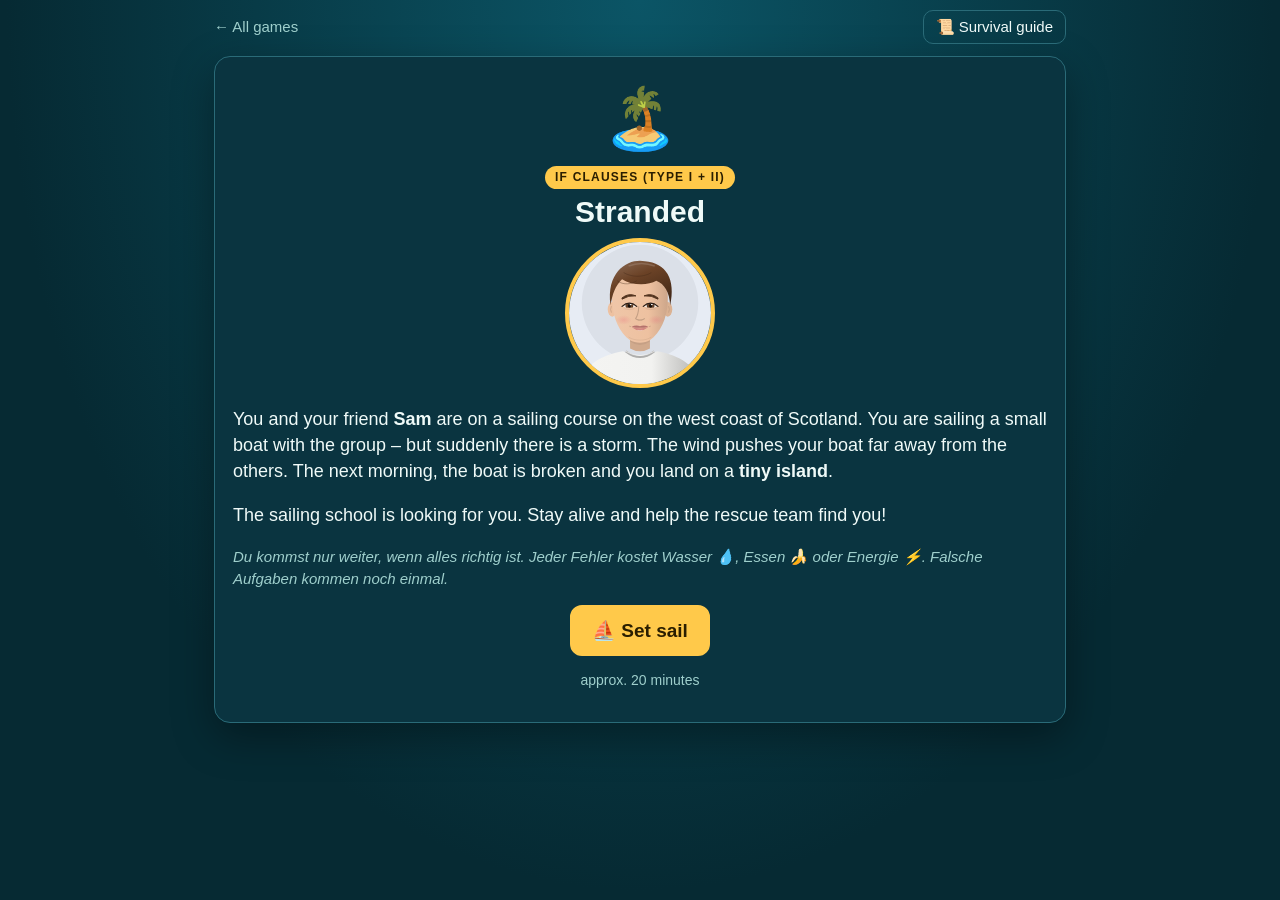
<file: if-island.html>
<!DOCTYPE html>
<html lang="en">
<head>
<meta charset="UTF-8">
<meta name="viewport" content="width=device-width, initial-scale=1, maximum-scale=1">
<title>Stranded · The Hirsch Games</title>
<link rel="icon" href="logo.svg" type="image/svg+xml"><link rel="apple-touch-icon" href="apple-touch-icon.png">
<style>
  :root{--bg:radial-gradient(ellipse at 50% 0%,#0b5566 0%,#062a33 70%);--panel:#0a3440;--txt:#effaf8;--muted:#9fcfcc;--line:#2a6b78;--btn:#0d3f4c;--accent:#ffc94a;--accentTxt:#2a1e00;--accent2:#ffe3a0;--bubble:#0f4552;--input:#052029;--ok:#7dffb0;--bad:#ffb03a}
  .sea{position:relative;height:180px;overflow:hidden;border-radius:14px 14px 0 0;background:linear-gradient(#8fd8ff 0%,#c8eeff 55%,#2aa6c8 56%,#147a9a 100%)}
  .sea.night{background:linear-gradient(#0a1030 0%,#1a2050 55%,#0a3a5a 56%,#062a3a 100%)}
  .sun{position:absolute;left:30px;top:18px;width:46px;height:46px;border-radius:50%;background:#ffe25a;box-shadow:0 0 30px #ffe25a}
  .night .sun{background:#f4f1d0;box-shadow:0 0 20px #f4f1d0;width:34px;height:34px}
  .isl{position:absolute;left:50%;bottom:20px;width:260px;height:62px;margin-left:-130px;border-radius:50% 50% 40% 40%;background:#f3d58a}
  .palm{position:absolute;bottom:60px;font-size:56px}
  .me{position:absolute;bottom:62px;left:calc(50% - 50px);width:40px;height:40px;border-radius:50%;overflow:hidden;border:3px solid #ffc94a;background:#fff}
  .sam{position:absolute;bottom:60px;left:calc(50% + 6px);font-size:36px}
  .camp{position:absolute;bottom:60px;left:calc(50% + 50px);font-size:34px}
  .plane{position:absolute;top:24px;font-size:38px;animation:fly 6s linear infinite}
  @keyframes fly{from{left:110%}to{left:-15%}}
  .hud{display:flex;justify-content:space-between;gap:10px;padding:8px 12px;font-size:14px;background:#052029;border-top:1px solid #2a6b78;flex-wrap:wrap}
  .m{display:flex;align-items:center;gap:5px}.m .b{width:80px;height:11px;border-radius:6px;background:#000;overflow:hidden}.m .b i{display:block;height:100%}
  .read{background:#f4e7c6;color:#3a2c18;border-radius:10px;padding:12px 16px;margin:10px 0;font-size:19px;line-height:1.6}
  .read .h{font-size:13px;letter-spacing:.1em;text-transform:uppercase;opacity:.7}
</style>
</head>
<body>
<main id="app"></main>
<script src="game.js?v=13"></script>
<script src="juego.js?v=2"></script>
<script src="ifhelp.js?v=1"></script>
<script>
const F = IFH.F, SAM = {face:"🧑🏽", name:"Sam"};
const SAYS = `<div class="read"><div class="h">Sam says …</div>If we <u>find</u> fresh water, we <u>will survive</u>.<br>If we <u>had</u> a phone, we <u>would call</u> for help.<br>If it <u>rains</u> tonight, we <u>will collect</u> the water.<br>If we <u>were</u> at home now, we <u>would eat</u> pizza.</div>`;
const Q = (q, opts, why, extra) => Object.assign({ t: "choice", who: SAM, q: q, opts: opts, a: opts[0], after: why, hint: "Look at Sam's sentences again. – Schau dir Sams Sätze noch einmal an." }, extra || {});
const SIT = (sit, ok, no, why, hint) => ({ t: "choice", noType: true, task: "Choose the sentence that fits the situation.", taskDe: "Möglich (Typ I) oder unwirklich (Typ II)?", q: `<span class="small">SITUATION:</span> ${sit}`, opts: [ok, no], a: ok, after: why, hint: hint });
const ER = (words, bad, fix, opts, hint) => ({ t: "error", task: "Tap the wrong word and correct it.", taskDe: "Tippe das falsche Wort an und verbessere es.", words: words, bad: bad, fix: fix, opts: opts, hint: hint });
const RES = [["💧", "water"], ["🍌", "food"], ["⚡", "energy"]];

JUEGO.start({
  id: "if-island", key: "e10-if-island", icon: "🏝️", topic: "If clauses (type I + II)", title: "Stranded",
  intro: `<p>You and your friend <b>Sam</b> are on a sailing course on the west coast of Scotland. You are sailing a small boat with the group – but suddenly there is a storm. The wind pushes your boat far away from the others. The next morning, the boat is broken and you land on a <b>tiny island</b>.</p>
    <p>The sailing school is looking for you. Stay alive and help the rescue team find you!</p>
    <p class="de">Du kommst nur weiter, wenn alles richtig ist. Jeder Fehler kostet Wasser 💧, Essen 🍌 oder Energie ⚡. Falsche Aufgaben kommen noch einmal.</p>`,
  goLabel: "⛵ Set sail", time: "approx. 20 minutes", rulesLabel: "Survival guide",
  get rules() { const S = JUEGO.S; return !S || S.stage < 1 ? `<h2>📘 Rules</h2><p>You will discover the rules yourself on day 1! <span class="de">Die Regeln findest du gleich selbst heraus.</span></p>` : IFH.RULES; },
  stages: [
    { label: "Day 1 · Morning", title: "🏝️ Arrival", go: "Listen to Sam →",
      intro: `<div class="who"><div class="face">🧑🏽</div><div><b class="n">Sam</b>We made it to the beach! OK … no boat, no radio, and our phones are dead. Let's think. Listen to what I'm saying – some things are possible, some are just dreams.</div></div>`,
      memo: SAYS, pista: "Schau dir die unterstrichenen Verben in Sams Sätzen an.", tasks: [
      Q("Do Sam and you have a phone that works?", ["No – so “If we had a phone …” is a dream (unreal).", "Yes."], "They have no phone → the situation is <b>unreal</b>. – Unwirklich.", { noType: true }),
      Q("Can they maybe find water on the island?", ["Yes – that's possible, so: “If we find water, we will …”", "No, never."], "Finding water is <b>possible</b>. – Möglich.", { noType: true }),
      Q("Possible situations (<b>type I</b>): which tense is in the if-clause? (<i>If we find … · If it rains …</i>)", ["simple present", "simple past"], "Type I: if + simple present."),
      Q("Type I: what is in the main clause? (<i>we will survive</i>)", ["will + infinitive", "would + infinitive"], "Type I: will + infinitive."),
      Q("Unreal situations (<b>type II</b>): which tense is in the if-clause? (<i>If we had … · If we were …</i>)", ["simple past", "simple present"], "Type II: if + simple past."),
      Q("Type II: what is in the main clause? (<i>we would call</i>)", ["would + infinitive", "will + infinitive"], "Type II: would + infinitive."),
      Q("<i>If we were at home now …</i> – is this about the past?", ["No – it's about now. The past form only shows it's not real.", "Yes – it's about yesterday."], "Past form = unreal, not past time! – Vergangenheitsform = unwirklich.", { noType: true })] },
    { label: "Day 1 · Afternoon", title: "💡 Ideas on the beach",
      intro: `<div class="who"><div class="face">🧑🏽</div><div><b class="n">Sam</b>I've got lots of ideas! But some of them are real plans, and some are just dreams. Help me sort them.</div></div>`,
      memo: "📌 Type I (simple present + will) = possible plan · Type II (simple past + would) = dream", tasks: [
      { t: "sort", task: "Real plan or just a dream? Look at the verb forms.", taskDe: "Echter Plan (Typ I) oder Traum (Typ II)?", buckets: ["📋 Real plan (possible)", "💭 Just a dream (unreal)"],
        why: ["Look at the verbs: simple present + will → possible plan. – Achte auf die Verbformen.", "Look at the verbs: simple past + would → dream. – Achte auf die Verbformen."],
        items: [["If we build a hut, we will stay dry.", 0], ["If we had a helicopter, we would fly home.", 1], ["If we find coconuts, we will have food.", 0], ["If I were a fish, I would swim to the mainland.", 1],
                ["If we make a fire, the rescue plane will see the smoke.", 0], ["If the sailing school knew where we are, they would come at once.", 1], ["If the sun shines, our clothes will dry quickly.", 0], ["If we lived here, we would build a big house.", 1]],
        show: "Type I (present + will) = plan · Type II (past + would) = dream" }] },
    { label: "Day 2", title: "🛖 Building a camp",
      pick: { q: "Who goes to look for fresh water?", qDe: "Wer sucht nach Trinkwasser?", intro: `<div class="who"><div class="face">🧑🏽</div><div><b class="n">Sam</b>Good morning! We need water AND a camp today. One of us looks for water, the other one starts the camp.</div></div>`,
        opts: [{ t: "🧭 I go – Sam builds the camp.", intro: "<p>You find a little stream behind the rocks! When you come back, Sam has already collected some wood.</p>", first: [0, 3] },
               { t: "🛖 Sam goes – I build the camp.", intro: "<p>You build the frame of a hut. An hour later, Sam comes back with a bottle of fresh water from a stream. Great!</p>", first: [2, 4] }] },
      intro: `<div class="who"><div class="face">🧑🏽</div><div><b class="n">Sam</b>We're making real plans now – these things can really happen. So we need type I!</div></div><p class="de">Schreibe die richtige Verbform. Kurzformen (won't, doesn't …) sind erlaubt.</p>`,
      memo: "📌 Type I: if + <b>simple present</b> (he/she/it → -s · don't/doesn't) · main clause: <b>will / won't + verb</b>", tasks: [
      F(1, "If we ___ wood now, we ___ a fire tonight.", ["collect", "have"], ["collect", "will have|'ll have"]),
      F(1, "If the fire ___, we ___ cold.", ["not burn", "be"], ["doesn't burn|does not burn", "will be|'ll be"]),
      F(1, "If I ___ that palm tree, I ___ some coconuts.", ["climb", "get"], ["climb", "will get|'ll get"]),
      F(1, "If it ___ tonight, the hut ___ us dry.", ["rain", "keep"], ["rains", "will keep"]),
      F(1, "We ___ lost if we ___ near the beach.", ["not get", "stay"], ["won't get|will not get", "stay"])] },
    { label: "Day 2 · Night", title: "🔥 Campfire dreams",
      intro: `<div class="who"><div class="face">🧑🏽</div><div><b class="n">Sam</b>It's dark now. Let's talk about things we don't have and places where we aren't – just dreams. So that's type II!</div></div>`,
      memo: "📌 Type II: if + <b>simple past</b> · main clause: <b>would / wouldn't + verb</b> · If I/he/she <b>were</b> · can → <b>could</b>", tasks: [
      F(2, "If we ___ marshmallows, we ___ them over the fire.", ["have", "roast"], ["had", "would roast|'d roast"]),
      F(2, "Sam: “If I ___ at home now, I ___ in my warm bed.”", ["be", "sleep"], ["were|was", "would sleep|'d sleep"]),
      F(2, "If my parents ___ us now, they ___ it!", ["see", "not believe"], ["saw", "wouldn't believe|would not believe"]),
      F(2, "I ___ scared if Sam ___ here with me.", ["be", "not be"], ["would be|'d be", "weren't|wasn't|were not|was not"]),
      F(2, "If you ___ have one thing from home, what ___?", ["can", "you / take"], ["could", "would you take"])] },
    { label: "Day 3", title: "🧭 Real or dream?",
      intro: `<div class="who"><div class="face">🧑🏽</div><div><b class="n">Sam</b>Here's the situation this morning. Every time, you have to decide: Is it possible – or not real at all?</div></div>`,
      memo: "📌 Real / possible → type I · Not true / unreal → type II", tasks: [
      SIT("Sam has a small mirror in his bag.", "If a plane comes, we will use the mirror to send a signal.", "If a plane came, we would use the mirror to send a signal.", "Sam really has a mirror and a plane may come → type I.", "Sam really <b>has</b> a mirror – it's possible. – Möglich → Typ I."),
      SIT("You don't have a boat.", "If we had a boat, we would sail home.", "If we have a boat, we will sail home.", "No boat → unreal → type II.", "You <b>don't</b> have a boat. – Unwirklich → Typ II."),
      SIT("Maybe it will be sunny tomorrow.", "If it is sunny tomorrow, the plane will see our smoke.", "If it was sunny tomorrow, the plane would see our smoke.", "Maybe → possible → type I.", "<b>Maybe</b> = it's possible. – Möglich → Typ I."),
      SIT("Sam can't swim very well.", "If Sam could swim better, we would try to reach the next island.", "If Sam can swim better, we will try to reach the next island.", "He can't → unreal → type II.", "Sam <b>can't</b> swim well. – Unwirklich → Typ II."),
      SIT("There are fish in the lagoon.", "If we catch a fish, we will cook it on the fire.", "If we caught a fish, we would cook it on the fire.", "Catching a fish is possible → type I.", "There <b>are</b> fish. – Möglich → Typ I.")] },
    { label: "Day 4", title: "🍾 Message in a bottle",
      intro: `<div class="who"><div class="face">🧑🏽</div><div><b class="n">Sam</b>Let's write three sentences on the paper and throw the bottle into the sea. Every word must be right!</div></div>`,
      memo: "📌 If-clause first → comma · if-clause second → no comma", tasks: [
      { t: "order", task: "Put the words in the right order.", taskDe: "Wenn du diese Flasche findest, rettest du zwei Leben.", words: ["If", "you", "find", "this", "bottle,", "you", "will", "save", "two", "lives."], a: "If you find this bottle, you will save two lives." },
      { t: "order", task: "Put the words in the right order.", taskDe: "Wir wären sehr froh, wenn ihr schnell kämt.", words: ["We", "would", "be", "very", "happy", "if", "you", "came", "quickly."], a: "We would be very happy if you came quickly." },
      { t: "order", task: "Put the words in the right order.", taskDe: "Wenn das Wetter gut bleibt, warten wir am Strand.", words: ["If", "the", "weather", "stays", "good,", "we", "will", "wait", "on", "the", "beach."], a: "If the weather stays good, we will wait on the beach." }] },
    { label: "Day 4 · Rescue", title: "🛩️ Sam's diary",
      intro: `<div class="who"><div class="face">🧑🏽</div><div><b class="n">Sam</b>Can you hear that? An engine! A plane! Quick – before it lands, check my diary. I think I made three mistakes.</div></div>`,
      memo: "📌 Never will/would in the if-clause · type I: present + will · type II: past + would", tasks: [
      ER(["If", "the", "plane", "will see", "the", "smoke,", "it", "will", "land."], 3, "sees", ["sees", "saw", "would see"], "No will in the if-clause: If the plane sees …"),
      ER(["If", "I", "were", "a", "bird,", "I", "will fly", "home."], 6, "would fly", ["would fly", "fly", "flew"], "were (unreal) → type II → would fly."),
      ER(["If", "it", "rained", "tonight,", "we", "will", "collect", "water."], 2, "rains", ["rains", "will rain", "rain"], "will collect → type I → If it rains …")] }
  ],
  scene: (S) => { const d = S.data || {}, k = S.stage, night = k === 3, rescue = k === 6 || S.done;
    return `<div class="sea ${night ? "night" : ""}"><div class="sun"></div>${rescue ? `<div class="plane">🛩️</div>` : ""}<div class="isl"></div><div class="palm" style="left:calc(50% - 120px)">🌴</div>
      <div class="me">${E8.myAvatar()}</div><div class="sam">🧑🏽</div>${k >= 3 ? `<div class="camp">${night ? "🔥" : "🛖"}</div>` : ""}</div>
      <div class="hud">${RES.map(([ic, n]) => { const v = d[n] === undefined ? 100 : d[n], c = v > 60 ? "#7dffb0" : v > 30 ? "#ffc94a" : "#ff7a6b";
        return `<span class="m">${ic}<span class="b"><i style="width:${v}%;background:${c}"></i></span></span>`; }).join("")}<span>${["DAY 1", "DAY 1", "DAY 2", "NIGHT 2", "DAY 3", "DAY 4", "DAY 4"][Math.min(k, 6)]}</span></div>`; },
  onMistake: S => { const n = RES[(S.data.rot || 0) % 3][1]; S.data[n] = Math.max(5, (S.data[n] === undefined ? 100 : S.data[n]) - 5); S.data.rot = (S.data.rot || 0) + 1; },
  outro: `<div style="font-size:56px">🛩️🏝️</div><h1>Rescued!</h1>
    <p>A seaplane of the coast guard lands in the lagoon. The pilot smiles: “We saw your smoke from far away! If you go sailing again, take a waterproof phone!”</p>`
});
</script>
</body>
</html>
</file>
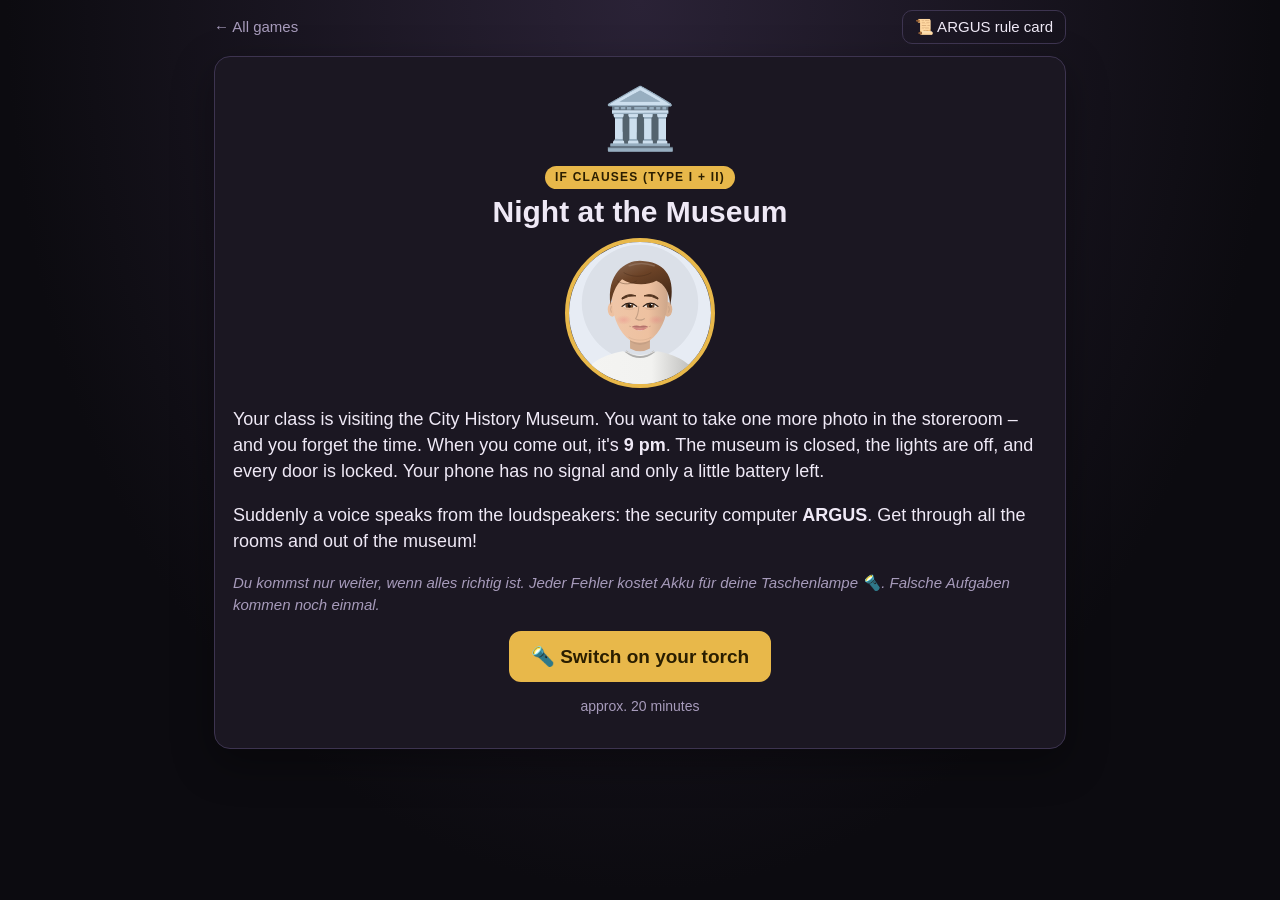
<file: if-museum.html>
<!DOCTYPE html>
<html lang="en">
<head>
<meta charset="UTF-8">
<meta name="viewport" content="width=device-width, initial-scale=1, maximum-scale=1">
<title>Night at the Museum · The Hirsch Games</title>
<link rel="icon" href="logo.svg" type="image/svg+xml"><link rel="apple-touch-icon" href="apple-touch-icon.png">
<style>
  :root{--bg:radial-gradient(ellipse at 50% 0%,#2a2236 0%,#0c0b10 70%);--panel:#1b1722;--txt:#efe9f6;--muted:#a79bbb;--line:#3d3450;--btn:#241e2e;--accent:#e8b84a;--accentTxt:#2a1e00;--accent2:#f3d68a;--bubble:#262030;--input:#120f18;--ok:#6fe39a;--bad:#ffb03a}
  .hall{position:relative;height:180px;overflow:hidden;border-radius:14px 14px 0 0;background:linear-gradient(#0d0b12,#1d1826 70%,#2a2232)}
  .hall .beam{position:absolute;top:0;bottom:0;width:240px;background:radial-gradient(ellipse at 50% 60%,rgba(255,230,150,.35),transparent 65%);transition:left .8s,opacity .5s}
  .hall .rooms{position:absolute;left:4%;right:4%;bottom:34px;display:flex;justify-content:space-between}
  .hall .rm{width:10%;height:70px;border-radius:30px 30px 4px 4px;background:#2d2638;border:2px solid #4a3f5a;display:grid;place-items:center;font-size:24px;opacity:.5}
  .hall .rm.ok{opacity:1;border-color:#e8b84a;background:#3a3020}
  .hall .rm.now{opacity:1;border-color:#fff;box-shadow:0 0 16px #e8b84a}
  .hall .me{position:absolute;bottom:108px;width:42px;height:42px;border-radius:50%;overflow:hidden;border:3px solid #e8b84a;background:#fff;transition:left .8s}
  .hud{display:flex;justify-content:space-between;align-items:center;gap:10px;padding:8px 12px;font-family:Menlo,Consolas,monospace;font-size:14px;color:#f3d68a;background:#0d0b12;border-top:1px solid #3d3450}
  .bat{display:flex;align-items:center;gap:6px}.bat .b{width:110px;height:12px;border-radius:6px;background:#000;border:1px solid #6a5a7a;overflow:hidden}.bat .b i{display:block;height:100%}
  .code{display:flex;gap:6px}.code span{width:30px;height:38px;border-radius:6px;border:2px solid #e8b84a;display:grid;place-items:center;font-size:22px;font-weight:800;color:#e8b84a;background:#000}
  .read{background:#efe3c8;color:#3a2c18;border-radius:10px;padding:12px 16px;margin:10px 0;font-size:19px;line-height:1.6}
  .read .h{font-size:13px;letter-spacing:.1em;text-transform:uppercase;opacity:.7}
</style>
</head>
<body>
<main id="app"></main>
<script src="game.js?v=13"></script>
<script src="juego.js?v=2"></script>
<script src="ifhelp.js?v=1"></script>
<script>
const F = IFH.F, A = {face:"🤖", name:"ARGUS"}, ME = {av:true, name:"You"};
const SIGN = `<div class="read"><div class="h">Museum rules</div>If you <u>touch</u> the paintings, the alarm <u>will ring</u>.<br>If you <u>run</u>, you <u>will break</u> something.<br>If a door <u>is</u> locked, ARGUS <u>will help</u> you.<br>Visitors <u>won't get</u> in if they <u>don't have</u> a ticket.</div>`;
const DIARY = `<div class="read"><div class="h">Lady Ashworth's diary · London, 1878</div>If I <u>were</u> a man, I <u>would study</u> at Oxford University.<br>If I <u>had</u> more money, I <u>would build</u> a museum for everyone.<br>If my father <u>listened</u> to me, he <u>would let</u> me travel to Egypt.<br>I <u>wouldn't be</u> so lonely if I <u>had</u> a sister.</div>`;
const Q = (q, opts, why, extra) => Object.assign({ t: "choice", who: A, q: q, opts: opts, a: opts[0], after: why, hint: "Look at the sentences in the box again. – Schau dir die Sätze im Kasten noch einmal an." }, extra || {});
const D = (q, opts, hint) => ({ t: "choice", noType: true, task: "Which combination opens the lock?", taskDe: "Welche Kombination öffnet das Schloss?", q: q, opts: opts, a: opts[0], hint: hint });
const SIT = (sit, ok, no, why, hint) => ({ t: "choice", noType: true, task: "Choose the sentence that fits the situation.", taskDe: "Möglich (Typ I) oder unwirklich (Typ II)?", q: `<span class="small">SITUATION:</span> ${sit}`, opts: [ok, no], a: ok, after: why, hint: hint });
const ER = (words, bad, fix, opts, hint) => ({ t: "error", task: "Tap the wrong word and correct it.", taskDe: "Tippe das falsche Wort an und verbessere es.", words: words, bad: bad, fix: fix, opts: opts, hint: hint });

JUEGO.start({
  id: "if-museum", key: "e10-if-museum", icon: "🏛️", topic: "If clauses (type I + II)", title: "Night at the Museum",
  intro: `<p>Your class is visiting the City History Museum. You want to take one more photo in the storeroom – and you forget the time. When you come out, it's <b>9 pm</b>. The museum is closed, the lights are off, and every door is locked. Your phone has no signal and only a little battery left.</p>
    <p>Suddenly a voice speaks from the loudspeakers: the security computer <b>ARGUS</b>. Get through all the rooms and out of the museum!</p>
    <p class="de">Du kommst nur weiter, wenn alles richtig ist. Jeder Fehler kostet Akku für deine Taschenlampe 🔦. Falsche Aufgaben kommen noch einmal.</p>`,
  goLabel: "🔦 Switch on your torch", time: "approx. 20 minutes", rulesLabel: "ARGUS rule card",
  get rules() { const S = JUEGO.S, k = S ? S.stage : 0;
    return k < 1 ? `<h2>📘 Rules</h2><p>You will discover the rules yourself in the first room! <span class="de">Die Regeln findest du gleich selbst heraus.</span></p>`
      : k < 4 ? `<h2>If clauses</h2>${IFH.RULES1}${IFH.RULESX}` : IFH.RULES; },
  stages: [
    { label: "Room 1 of 8", title: "🏛️ The Entrance Hall", go: "Read the sign →",
      intro: `<div class="who"><div class="face">🤖</div><div><b class="n">ARGUS</b>Intruder detected! … Oh, it's only a student. I am ARGUS, the security computer. All doors are locked until 7 am. I only open doors for visitors who understand my rules. Read the sign on the wall.</div></div>`,
      memo: SIGN, pista: "Schau dir die unterstrichenen Verben im Kasten an.", tasks: [
      Q("What do these sentences talk about?", ["Things that are possible and can really happen", "Things that happened yesterday", "Things that are impossible"], "These are real, possible situations. – Mögliche, realistische Situationen."),
      Q("Look at the <b>if-part</b>: <i>If you touch … · If a door is …</i> – which tense is it?", ["simple present", "simple past", "will-future"], "if-clause → simple present."),
      Q("Look at the <b>other part</b> (main clause): <i>the alarm will ring · you will break</i> – which form is it?", ["will / won't + infinitive", "simple present", "simple past"], "main clause → will + infinitive."),
      Q("Is this sentence correct? <i>“If you will touch the paintings, the alarm will ring.”</i>", ["No – there is never will in the if-clause.", "Yes, that's fine."], "Never <b>will</b> in the if-clause! – Im if-Satz steht nie will.", { noType: true }),
      Q("Look at the commas. When is there a comma?", ["When the if-clause comes first", "When the if-clause comes second", "Always"], "If-clause first → comma. – Steht der if-Satz vorn, kommt ein Komma.", { noType: true })] },
    { label: "Room 2 of 8", title: "🦖 The Dinosaur Hall",
      pick: { q: "Which way do you take to the Dinosaur Hall?", qDe: "Welchen Weg nimmst du?", intro: `<div class="who"><div class="face">🤖</div><div><b class="n">ARGUS</b>Door 1 is open. You can take the dark staircase or crawl through the air vent. Your choice!</div></div>`,
        opts: [{ t: "🪜 The dark staircase", intro: "<p>You walk down the old staircase. It creaks. Then you see it: a huge T. rex, and a door with a word lock right behind it.</p>", first: [2, 3] },
               { t: "🌀 The air vent", intro: "<p>You crawl through the dusty air vent and land right next to the T. rex's tail – and in front of a door with a word lock.</p>", first: [0, 4] }] },
      intro: `<div class="who"><div class="face">🤖</div><div><b class="n">ARGUS</b>This door has a word lock. Choose the combination that makes the sentence correct. Careful – the T. rex is watching you!</div></div>`,
      memo: "📌 Type I: if + <b>simple present</b>, main clause: <b>will / won't + verb</b>", tasks: [
      D("If you ___ the T. rex's tail, its eyes ___ red.", ["touch … will glow", "will touch … glow", "touched … will glow"], "if + simple present (touch), main clause will + verb (will glow)."),
      D("ARGUS ___ the door if you ___ the right code.", ["will open … enter", "opens … will enter", "would open … entered"], "Main clause first: will open · if-clause: enter."),
      D("If the night guard ___ you, he ___ your teacher.", ["finds … will call", "will find … calls", "find … would call"], "the guard (he) → finds · main clause → will call."),
      D("If you ___ the map, you ___ the exit.", ["don't read … won't find", "won't read … don't find", "doesn't read … wouldn't find"], "you → don't read · main clause → won't find."),
      D("If the lights ___ out, the emergency lamps ___ on.", ["go … will come", "will go … come", "goes … came"], "the lights (they) → go · main clause → will come.")] },
    { label: "Room 3 of 8", title: "⚱️ The Egyptian Room",
      intro: `<div class="who"><div class="face">🤖</div><div><b class="n">ARGUS</b>This door has a keyboard. Type the missing verbs. And use your torch – it's very dark in here!</div></div><p class="de">Schreibe die richtige Verbform. Kurzformen (won't, doesn't …) sind erlaubt.</p>`,
      memo: "📌 Type I: if + <b>simple present</b> (he/she/it → -s · don't/doesn't) · main clause: <b>will / won't + verb</b>", tasks: [
      F(1, "If you ___ at the mummy for a long time, you ___ a small cat on her necklace.", ["look", "see"], ["look", "will see|'ll see"]),
      F(1, "The alarm ___ if you ___ slowly.", ["not ring", "walk"], ["won't ring|will not ring", "walk"]),
      F(1, "If the guard ___ in here, he ___ you behind the statue.", ["come", "not see"], ["comes", "won't see|will not see"]),
      F(1, "If my phone battery ___, I ___ any light.", ["die", "not have"], ["dies", "won't have|will not have"])] },
    { label: "Room 4 of 8", title: "🖼️ The Painting Gallery", go: "Read the diary →",
      intro: `<div class="who"><div class="face">🤖</div><div><b class="n">ARGUS</b>This is Lady Ashworth's portrait. She opened this museum. Here is a page from her diary – she wrote it when she was 20. Read it carefully. Her sentences are different from mine!</div></div>`,
      memo: DIARY, pista: "Schau dir die unterstrichenen Verben im Tagebuch an.", tasks: [
      Q("Was Lady Ashworth a man? Did she have a sister?", ["No – she is imagining things that are not real.", "Yes – all these things were true."], "These sentences are about <b>unreal</b> situations – dreams and wishes. – Unwirkliche Situationen, Wünsche, Träume.", { noType: true }),
      Q("Look at the <b>if-part</b>: <i>If I had … · If my father listened …</i> – which tense is it?", ["simple past", "simple present", "will-future"], "if-clause → simple past."),
      Q("Is she writing about the past? (<i>If I had more money …</i>)", ["No – it's about her life now. The past form only shows: it's not real.", "Yes – it's about her past."], "Simple past here = unreal, not past time! – Die Vergangenheitsform zeigt hier: nicht wirklich.", { noType: true }),
      Q("Look at the <b>main clause</b>: <i>I would build … · he would let me …</i> – which form is it?", ["would / wouldn't + infinitive", "will + infinitive", "simple past"], "main clause → would + infinitive."),
      Q("<i>If I ___ a man …</i> – which form of <b>be</b> does Lady Ashworth use?", ["were", "am", "will be"], "If I / he / she / it <b>were</b> … (in spoken English, <i>was</i> is also used)."),
      Q("Which sentence sounds <b>less likely</b> – more like a dream?", ["If I had time, I would help you.", "If I have time, I will help you."], "Type II = unreal or very unlikely. Type I = possible.", { noType: true })] },
    { label: "Room 5 of 8", title: "🔐 The Treasure Vault",
      intro: `<div class="who"><div class="face">🤖</div><div><b class="n">ARGUS</b>The vault door needs a four-digit code. Lady Ashworth left four sentences with gaps. Every correct sentence shows you one digit.</div></div><p class="de">Typ II: if-Satz im simple past, Hauptsatz mit would. Jeder richtige Satz verrät eine Ziffer.</p>`,
      memo: "📌 Type II: if + <b>simple past</b> · main clause: <b>would / wouldn't + verb</b> · If I/he/she/it <b>were</b>", tasks: [
      F(2, "If I ___ the code, I ___ the vault.", ["know", "open"], ["knew", "would open|'d open"]),
      F(2, "If you ___ a thief, ARGUS ___ you.", ["be", "not help"], ["were|was", "wouldn't help|would not help"]),
      F(2, "If the vault ___ a window, we ___ the torch.", ["have", "not need"], ["had", "wouldn't need|would not need"]),
      F(2, "Lady Ashworth ___ proud if she ___ her museum today.", ["be", "see"], ["would be|'d be", "saw"])] },
    { label: "Room 6 of 8", title: "🕰️ The Hall of Clocks",
      intro: `<div class="who"><div class="face">🤖</div><div><b class="n">ARGUS</b>Code 1-8-7-8 – the year of Lady Ashworth's diary! Behind the vault is the Hall of Clocks. The clocks only stop if you build perfect sentences.</div></div>`,
      memo: "📌 If-clause first → comma · if-clause second → no comma", tasks: [
      { t: "order", task: "Put the words in the right order.", taskDe: "Wenn ich einen Schlüssel hätte, würde ich diese Tür öffnen.", words: ["If", "I", "had", "a", "key,", "I", "would", "open", "this", "door."], a: "If I had a key, I would open this door." },
      { t: "order", task: "Put the words in the right order.", taskDe: "Ich würde meine Mutter anrufen, wenn mein Handy Empfang hätte.", words: ["I", "would", "call", "my", "mum", "if", "my", "phone", "had", "a", "signal."], a: "I would call my mum if my phone had a signal." },
      { t: "order", task: "Put the words in the right order.", taskDe: "Wenn du die Uhren anhältst, öffnet sich der Ausgang.", words: ["If", "you", "stop", "the", "clocks,", "the", "exit", "will", "open."], a: "If you stop the clocks, the exit will open." }] },
    { label: "Room 7 of 8", title: "🚪 The Main Door",
      intro: `<div class="who"><div class="face">🤖</div><div><b class="n">ARGUS</b>Last test! I describe a situation. You choose the sentence that fits: real/possible (type I) or unreal (type II)?</div></div>`,
      memo: "📌 Real / possible → type I (present + will) · Unreal / not true → type II (past + would)", tasks: [
      SIT("You have a torch in your bag.", "If I need light, I will use my torch.", "If I needed light, I would use my torch.", "You really have a torch → type I.", "You really <b>have</b> a torch – it's possible. – Real → Typ I."),
      SIT("You don't have a key.", "If I had a key, I would open the door.", "If I have a key, I will open the door.", "No key → unreal → type II.", "You <b>don't</b> have a key. – Unwirklich → Typ II."),
      SIT("Maybe the night guard will come in the morning.", "If the guard comes, I will explain everything.", "If the guard came, I would explain everything.", "Maybe = possible → type I.", "<b>Maybe</b> → it's possible. – Möglich → Typ I."),
      SIT("You are not a superhero.", "If I were a superhero, I would fly out of the window.", "If I am a superhero, I will fly out of the window.", "Not a superhero → type II.", "You are <b>not</b> a superhero. – Unwirklich → Typ II."),
      SIT("Your teacher is probably looking for you.", "If my teacher calls, I will say sorry.", "If my teacher called, I would say sorry.", "Probably = possible → type I.", "It's quite <b>likely</b>. – Gut möglich → Typ I."),
      SIT("You can't read ancient Egyptian.", "If I could read ancient Egyptian, I would understand the hieroglyphs.", "If I can read ancient Egyptian, I will understand the hieroglyphs.", "You can't → unreal → type II.", "You <b>can't</b> read it. – Unwirklich → Typ II.")] },
    { label: "Exit", title: "⭐ ARGUS's report",
      intro: `<div class="who"><div class="face">🤖</div><div><b class="n">ARGUS</b>I have written a report about you for the night guard. But my grammar module is broken – there are three mistakes in it. Correct them, and I'll open the door!</div></div>`,
      memo: "📌 Never will/would in the if-clause · type I: present + will · type II: past + would", tasks: [
      ER(["If", "the", "student", "will press", "the", "green", "button,", "the", "door", "will", "open."], 3, "presses", ["presses", "pressed", "would press"], "No will in the if-clause: If the student presses …"),
      ER(["If", "the", "guard", "sees", "the", "student,", "he", "would be", "surprised."], 7, "will be", ["will be", "is", "was"], "sees (present) → type I → will be."),
      ER(["If", "I", "knew", "the", "phone", "number,", "I", "will call", "the", "parents."], 7, "would call", ["would call", "call", "called"], "knew (past) → type II → would call.")] }
  ],
  scene: (S) => { const k = S.stage, bat = (S.data && S.data.bat) || 100, ic = ["🏛️","🦖","⚱️","🖼️","🔐","🕰️","🚪","⭐"];
    const st = JUEGO.S && S.phase === "play" && k === 4 ? 4 - new Set(S.queue).size : (k > 4 ? 4 : 0);
    const x = 4 + k * 11.6, c = bat > 60 ? "#6fe39a" : bat > 30 ? "#e8b84a" : "#ff6b7a";
    return `<div class="hall"><div class="beam" style="left:calc(${x}% - 100px);opacity:${(bat / 100 * .8 + .2).toFixed(2)}"></div>
      <div class="rooms">${ic.map((e, i) => `<div class="rm ${i < k || S.done ? "ok" : i === k ? "now" : ""}">${e}</div>`).join("")}</div>
      <div class="me" style="left:calc(${x}% + 2px)">${E8.myAvatar()}</div></div>
      <div class="hud"><span class="bat">🔦 <span class="b"><i style="width:${bat}%;background:${c}"></i></span> ${bat}%</span>
      ${k >= 4 ? `<span class="code">${"1878".split("").map((d, i) => `<span>${i < st ? d : "?"}</span>`).join("")}</span>` : `<span>ROOM ${Math.min(k + 1, 8)} / 8</span>`}</div>`; },
  onMistake: S => { S.data.bat = Math.max(5, ((S.data && S.data.bat) || 100) - 4); },
  outro: `<div style="font-size:56px">🌙</div><h1>You escaped!</h1>
    <p>The main door opens. Outside, your teacher and the night guard are waiting with a hot chocolate. ARGUS says: “If you visit again, I will open all the doors for you!”</p>`
});
</script>
</body>
</html>
</file>
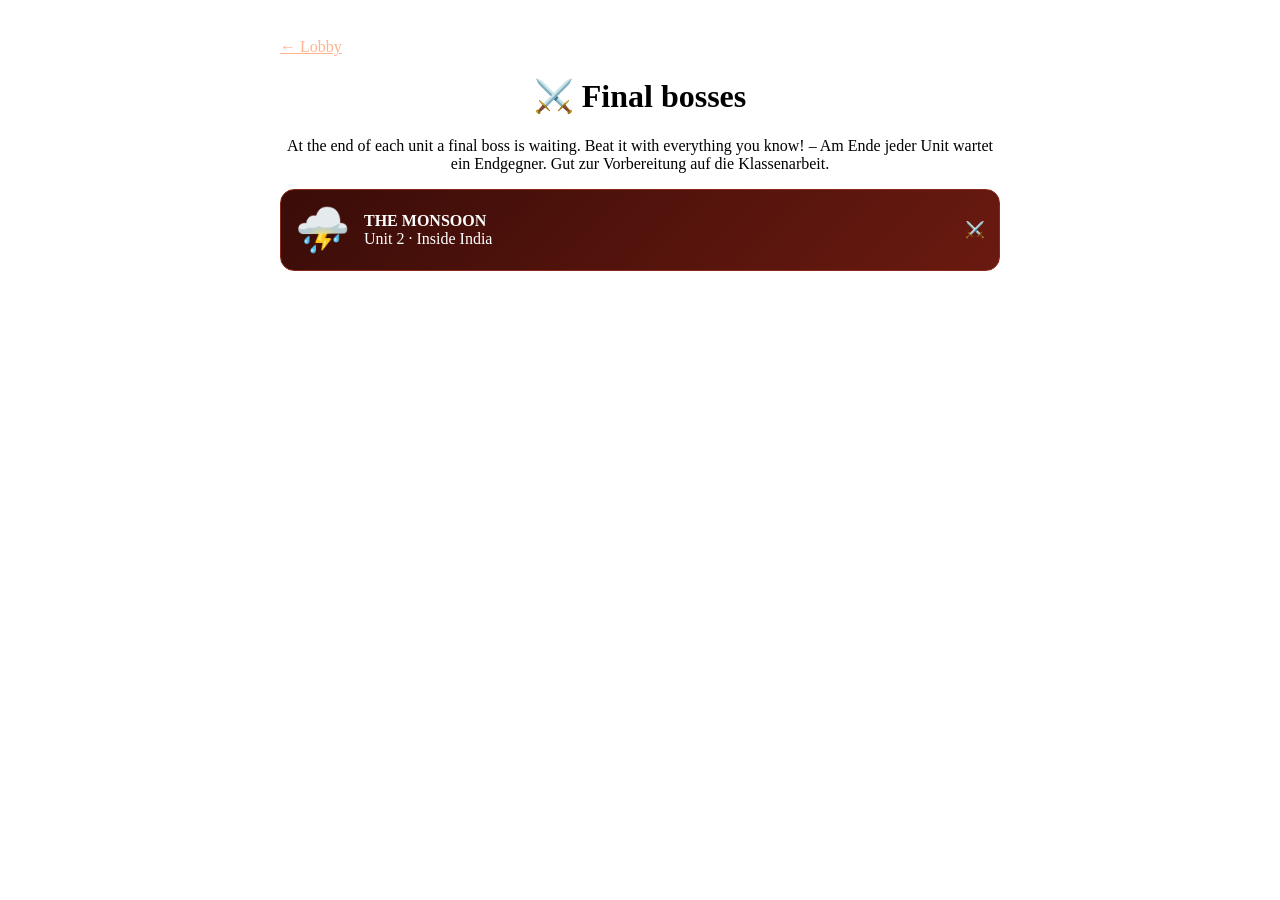
<file: jefe-final.html>
<!DOCTYPE html>
<html lang="en">
<head>
<meta charset="UTF-8">
<meta name="viewport" content="width=device-width, initial-scale=1, maximum-scale=1">
<title>Final Boss · The Hirsch Games</title>
<link rel="icon" href="logo.svg" type="image/svg+xml"><link rel="apple-touch-icon" href="apple-touch-icon.png">
<style>
  :root{--bg:radial-gradient(ellipse at 50% 0%,#3a0a0a 0%,#0c0303 70%);--panel:#1a0808;--txt:#fff2ee;--muted:#d8a8a0;--line:#4a1a14;--btn:#2a0c0a;--accent:#ff5a2a;--accentTxt:#fff;--accent2:#ffb38f;--bubble:#2a0f0c;--input:#120404;--ok:#6fe59a;--bad:#ffb03a}
  .arena{position:relative;height:210px;overflow:hidden;border-radius:14px 14px 0 0;background:radial-gradient(ellipse at 50% 120%,#ff5a2a55,transparent 60%),linear-gradient(#1a0606,#3a0c08)}
  .arena .boss{position:absolute;right:8%;bottom:20px;font-size:110px;line-height:1;filter:drop-shadow(0 0 20px #ff5a2a88);transition:transform .2s}
  .arena .boss.hit{animation:hit .4s}
  @keyframes hit{25%{transform:translateX(14px) rotate(6deg);filter:brightness(2.2)}60%{transform:translateX(-6px)}}
  .arena .boss.rage{animation:rage 1.2s infinite}
  @keyframes rage{50%{transform:scale(1.06);filter:drop-shadow(0 0 30px #ff2a2a)}}
  .arena .hero{position:absolute;left:8%;bottom:20px;width:96px;height:96px;border-radius:50%;overflow:hidden;background:#fff;border:4px solid #3ab0ff;box-shadow:0 0 20px #3ab0ff88}
  .arena .hero svg{width:100%;height:100%}
  .hp{position:absolute;right:4%;top:12px;width:46%}
  .hp .nm{font-weight:900;font-size:15px;letter-spacing:.05em;text-align:right}
  .hp .b{height:16px;border-radius:9px;background:#000a;border:2px solid #ff5a2a;overflow:hidden;margin-top:3px}
  .hp .b i{display:block;height:100%;background:linear-gradient(90deg,#ff2a2a,#ffb03a);transition:width .6s}
  .hearts{position:absolute;left:4%;top:14px;font-size:22px}
  .ph{position:absolute;left:50%;bottom:6px;transform:translateX(-50%);font-weight:900;font-size:15px;color:#ffd23a;letter-spacing:.1em;text-align:center}
  .say{position:absolute;right:30%;bottom:120px;max-width:44%;background:#fff;color:#3a0a0a;border-radius:12px;padding:6px 10px;font-size:14px;font-weight:700}
  .say:after{content:"";position:absolute;right:-8px;bottom:10px;border:8px solid transparent;border-left-color:#fff}
  .mini{display:grid;gap:10px;margin:14px 0}
  .mini a{display:flex;gap:14px;align-items:center;padding:14px;border-radius:14px;background:linear-gradient(135deg,#3a0c08,#6a1a10);border:1px solid #8a2a1a;color:#fff;text-decoration:none}
  .mini a .e{font-size:44px}
</style>
</head>
<body>
<main id="app"></main>
<script src="game.js?v=13"></script>
<script src="juego.js?v=2"></script>
<script src="ifhelp.js?v=1"></script>
<script>
const F = IFH.F;
const BOSSES = {
 2: { name: "THE MONSOON", e: "⛈️", unit: "Unit 2 · Inside India", lines: ["Whoooosh! I bring the rain – and I wash away your grammar! 🌧️", "If you get this wrong, I will flood the whole city!", "Thunder and lightning! This is my last storm!"],
   intro: "Every summer the monsoon comes to India – but this one is out of control! It only stops if you master everything from Unit 2: if clauses type I and II and the passive (simple present and simple past).",
   stages: [
    { label: "Phase 1", title: "The first rain", memo: "📌 Type I: if + present → will · Type II: if + past → would · Passive: is/are (present) or was/were (past) + 3rd form", tasks: [
      { t: "choice", q: "If it ___ tomorrow, we will stay inside.", opts: ["rains", "will rain", "rained"], a: "rains", hint: "Type I: if + simple present (it → rains)." },
      { t: "choice", q: "If I ___ in Mumbai, I would visit the Gateway of India every day.", opts: ["lived", "live", "will live"], a: "lived", hint: "would → type II → if + simple past: lived." },
      { t: "choice", q: "The Taj Mahal ___ in the 17th century.", opts: ["was built", "is built", "built"], a: "was built", hint: "In the past → was + 3rd form." },
      { t: "choice", q: "Every day, lunch boxes ___ to offices by dabbawalas.", opts: ["are delivered", "were delivered", "delivered"], a: "are delivered", hint: "Every day → present: are + 3rd form." },
      { t: "choice", q: "If you volunteer in India, you ___ a lot.", opts: ["will learn", "would learn", "learn"], a: "will learn", hint: "volunteer (present) → type I → will learn." },
      { t: "choice", q: "What would you do if you ___ a million rupees?", opts: ["had", "have", "will have"], a: "had", hint: "would → type II → if + simple past: had." }] },
    { label: "Phase 2", title: "The flood", memo: "📌 Type I: present / will · Type II: past / would · were (I/he/she/it) · Passive: be + 3rd form (made, divided, opened …)", tasks: [
      F(1, "If you ___ me the papers, I ___ in the form.", ["send", "fill"], ["send", "will fill|'ll fill"]),
      F(2, "If I ___ Hindi, I ___ the film.", ["speak", "understand"], ["spoke", "would understand|'d understand"]),
      F(2, "If the trains ___ so full, the trip ___ more fun.", ["not be", "be"], ["weren't|wasn't|were not|was not", "would be|'d be"]),
      { t: "fill", q: "Many Indian films ___ in Mumbai every year.", v: ["make"], a: ["are made"], w: 170, check: () => "Every year → present passive: are + 3rd form (make – made – made)." },
      { t: "fill", q: "The call centre ___ in 2010.", v: ["open"], a: ["was opened"], w: 170, check: () => "2010 → past passive: was + 3rd form." },
      { t: "fill", q: "In 1947, the country ___ into India and Pakistan.", v: ["divide"], a: ["was divided"], w: 170, check: () => "1947 → past passive: was + 3rd form (divided)." }] },
    { label: "Final phase", title: "The eye of the storm", memo: "📌 If-clause first → comma · never will/would in the if-clause · passive: be + 3rd form · by + person", tasks: [
      { t: "order", task: "Put the words in the right order.", taskDe: "Wenn ich mehr Zeit hätte, würde ich in einem Waisenhaus mithelfen.", words: ["If", "I", "had", "more", "time,", "I", "would", "volunteer", "in", "an", "orphanage."], a: "If I had more time, I would volunteer in an orphanage." },
      { t: "order", task: "Put the words in the right order.", taskDe: "Die Lunchboxen werden von den Dabbawalas geliefert.", words: ["The", "lunch", "boxes", "are", "delivered", "by", "the", "dabbawalas."], a: "The lunch boxes are delivered by the dabbawalas." },
      { t: "order", task: "Put the words in the right order.", taskDe: "Wir werden das Taj Mahal besuchen, wenn wir nach Agra fahren.", words: ["We", "will", "visit", "the", "Taj", "Mahal", "if", "we", "go", "to", "Agra."], a: "We will visit the Taj Mahal if we go to Agra." },
      { t: "error", words: ["If", "I", "will get", "the", "job,", "I", "will", "be", "very", "happy."], bad: 2, fix: "get", opts: ["get", "got", "would get"], hint: "No will in the if-clause: If I get the job …" },
      { t: "error", words: ["The", "workers", "is", "paid", "fair", "wages."], bad: 2, fix: "are", opts: ["are", "was", "be"], hint: "workers = plural → are paid." },
      { t: "error", words: ["If", "I", "had", "wings,", "I", "will", "fly", "to", "Delhi."], bad: 5, fix: "would", opts: ["would", "can", "had"], hint: "had (unreal) → type II → would fly." }] }] }
};
const U = +new URLSearchParams(location.search).get("u"), B = BOSSES[U];
if (!B) {
  const se = E8.getSession(), st = se && se.state ? se.state.stars || {} : {};
  document.getElementById("app").innerHTML = `<div class="panel" style="max-width:720px;margin:20px auto;padding:18px"><a href="index.html" style="color:#ffb38f">← Lobby</a>
    <h1 style="text-align:center">⚔️ Final bosses</h1><p style="text-align:center">At the end of each unit a final boss is waiting. Beat it with everything you know! <span class="de">– Am Ende jeder Unit wartet ein Endgegner. Gut zur Vorbereitung auf die Klassenarbeit.</span></p>
    <div class="mini">${Object.entries(BOSSES).map(([k, b]) => `<a href="?u=${k}"><span class="e">${b.e}</span><span><b>${b.name}</b><br><span class="de">${b.unit}</span></span><span style="margin-left:auto;color:#ffd23a">${st["jefe-u" + k] ? "★".repeat(st["jefe-u" + k]) + "☆".repeat(3 - st["jefe-u" + k]) : "⚔️"}</span></a>`).join("")}</div></div>`;
} else {
  const phaseMiss = S => (S.data.pm && S.data.pm[S.stage]) || 0;
  JUEGO.start({
    id: "final-u" + U, key: "e10-final-u" + U, icon: B.e, topic: "Final boss · " + B.unit, title: B.name,
    intro: `<p>${B.intro}</p><p class="de">Endgegner: 3 Phasen, immer schwerer. Jede richtige Antwort trifft den Boss. Jede falsche kostet dich ein Herz ❤️ – du kannst aber immer weiterkämpfen.</p>`,
    goLabel: "⚔️ Fight!", time: "approx. 15 minutes", rulesLabel: "Unit 2 rules",
    rules: IFH.RULES + `<h2>The passive</h2><div class="rule">Simple present: <b>is / are + 3rd form</b> <span class="ex">Lunch boxes are delivered every day.</span><br>Simple past: <b>was / were + 3rd form</b> <span class="ex">The Taj Mahal was built in the 17th century.</span><br>Who? → <b>by</b> + person</div>`,
    stages: B.stages.map((s, i) => Object.assign({ go: ["⚔️ Attack!", "🔥 Harder!", "💥 Final strike!"][i], intro: `<div class="who"><div class="face">${B.e}</div><div><b class="n">${B.name}</b>${B.lines[i]}</div></div>` }, s)),
    onMistake: S => { S.data.pm = S.data.pm || {}; S.data.pm[S.stage] = (S.data.pm[S.stage] || 0) + 1; const b = document.querySelector(".arena .boss"); if (b) b.classList.add("rage"); },
    onSolve: S => { const b = document.querySelector(".arena .boss"); if (b) { b.classList.remove("hit"); void b.offsetWidth; b.classList.add("hit"); } const i = document.querySelector(".hp .b i"); if (i) i.style.width = Math.max(0, Math.round((1 - S.solved / S.total) * 100)) + "%"; },
    scene: (S) => { const hp = S.done ? 0 : Math.round((1 - S.solved / S.total) * 100), h = Math.max(0, 5 - phaseMiss(S));
      return `<div class="arena"><div class="hearts">${"❤️".repeat(h)}${"🖤".repeat(5 - h)}</div>
        <div class="hp"><div class="nm">${B.e} ${B.name}</div><div class="b"><i style="width:${hp}%"></i></div></div>
        <div class="ph">${S.done ? "💥 VICTORY!" : (["PHASE 1", "PHASE 2", "FINAL PHASE"][S.stage] || "")}${!S.done && h === 0 ? "<br>😵 No hearts left – keep fighting!" : ""}</div>
        <div class="hero">${E8.myAvatar()}</div><div class="boss" style="${S.done ? "transform:rotate(90deg) translateY(30px);opacity:.5" : ""}">${S.done ? "🌤️" : B.e}</div>
        ${S.done ? "" : `<div class="say">${B.lines[Math.min(S.stage, 2)]}</div>`}</div>`; },
    outro: `<div style="font-size:64px">💥${B.e}🏆</div><h1>You have beaten ${B.name}!</h1><p>The sun is shining again over India. You have mastered ${B.unit}. 💪</p><p><a class="btn" href="jefe-final.html">⚔️ Other bosses</a></p>`
  });
}
</script>
</body>
</html>
</file>
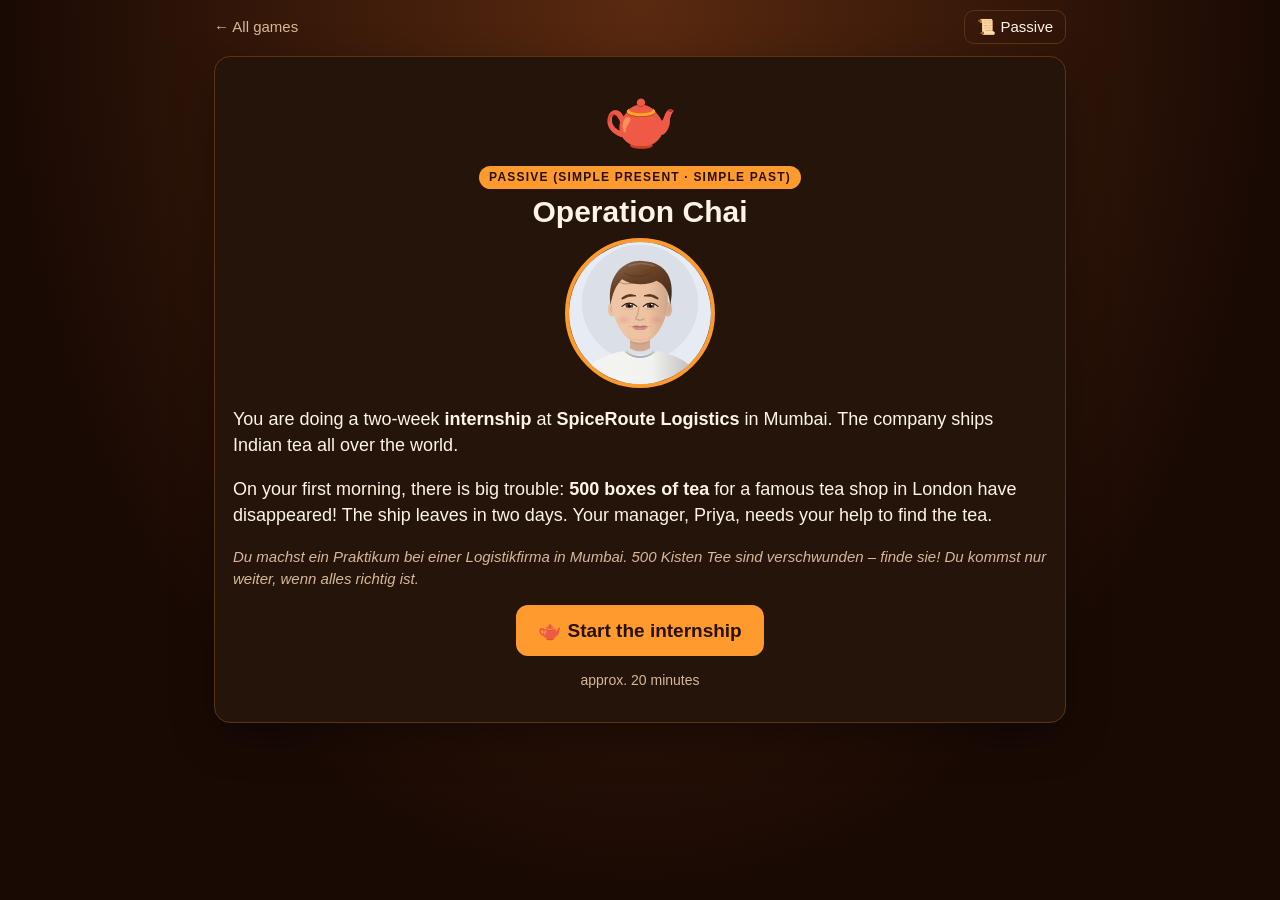
<file: operation-chai.html>
<!DOCTYPE html>
<html lang="en">
<head>
<meta charset="UTF-8">
<meta name="viewport" content="width=device-width, initial-scale=1, maximum-scale=1">
<title>Operation Chai · The Hirsch Games</title>
<link rel="icon" href="logo.svg" type="image/svg+xml"><link rel="apple-touch-icon" href="apple-touch-icon.png">
<style>
  :root{--bg:radial-gradient(ellipse at 50% 0%,#5a2a10 0%,#1a0a04 70%);--panel:#24140a;--txt:#fff4e6;--muted:#d8b89a;--line:#5a3418;--btn:#2e1a0c;--accent:#ff9a2e;--accentTxt:#2a1000;--accent2:#ffd08a;--bubble:#33200f;--input:#160b04;--ok:#7ee8a0;--bad:#ffcf3a}
  .route{position:relative;height:170px;overflow:hidden;border-radius:14px 14px 0 0;background:linear-gradient(#ffd9a0,#ffb870 60%,#c9864a 61%,#a86a36)}
  .route .st{position:absolute;bottom:58px;width:64px;text-align:center;font-size:30px;line-height:1.1}
  .route .st small{display:block;font-size:11px;font-weight:800;color:#4a2a10;letter-spacing:.04em}
  .route .rd{position:absolute;left:6%;right:6%;bottom:44px;border-top:4px dashed #6a3a14}
  .route .box{position:absolute;bottom:40px;font-size:26px;transition:left .9s}
  .route .q{position:absolute;right:6%;top:12px;background:#fff;color:#5a2a10;border-radius:10px;padding:4px 10px;font-weight:800;font-size:13px}
  .hud{display:flex;justify-content:space-between;gap:10px;padding:8px 12px;font-family:Menlo,Consolas,monospace;font-size:14px;color:#ffd08a;background:#160b04;border-top:1px solid #5a3418}
  .read{background:#fff4e0;color:#3a2010;border-radius:10px;padding:12px 16px;margin:10px 0;font-size:19px;line-height:1.6}
  .read .h{font-size:13px;letter-spacing:.1em;text-transform:uppercase;opacity:.7}
  .me{position:absolute;left:3%;top:10px;width:46px;height:46px;border-radius:50%;overflow:hidden;border:3px solid #ff9a2e;background:#fff}
</style>
</head>
<body>
<main id="app"></main>
<script src="game.js?v=13"></script>
<script src="juego.js?v=2"></script>
<script>
const P = {face:"👩🏽‍💼", name:"Priya (manager)"}, R = {face:"🧔🏽", name:"Raj (truck driver)"}, K = {face:"👨🏾‍🔧", name:"Kiran (warehouse)"};
const BE = ["am", "is", "are", "was", "were"];
const nm = s => (" " + String(s).toLowerCase().replace(/[’‘`´]/g, "'").replace(/[.!?,]/g, " ").replace(/\s+/g, " ").trim() + " ").replace(/ (\w+)n't /g, " $1 not ").trim();
function phint(right, val, pp) {
  const r = nm(String(right).split("|")[0]).split(" "), v = nm(val).split(" ");
  const rb = r[0], vb = v[0], neg = r[1] === "not";
  if (BE.indexOf(vb) < 0) return "Passive = form of <b>be</b> + 3rd form. – Passiv: Form von be + 3. Form (Partizip).";
  if (vb !== rb) {
    const past = x => x === "was" || x === "were";
    if (past(vb) !== past(rb)) return past(rb) ? "Look at the time: it happened in the past → <b>was / were</b> + 3rd form. – Vergangenheit → was/were." : "This happens regularly / now → <b>is / are</b> + 3rd form. – Gegenwart → is/are.";
    return "Singular or plural? one thing → <b>is / was</b> · more things → <b>are / were</b>. – Einzahl oder Mehrzahl?";
  }
  if (neg && v[1] !== "not") return "Don't forget <b>not</b>. – Verneinung nicht vergessen.";
  return "Check the 3rd form (past participle)" + (pp ? `: <b>${pp}</b>` : "") + ". – Prüfe die 3. Form des Verbs.";
}
const C = (q, opts, hint, who) => ({ t: "choice", who: who, q: q, opts: opts, a: opts[0], hint: hint });
const FP = (q, v, a, pp, qDe) => ({ t: "fill", q: q, v: v, a: a, qDe: qDe, w: 170, check: (g, i) => phint(a[i], g, pp && pp[i]) });
const ER = (words, bad, fix, opts, hint) => ({ t: "error", task: "Tap the wrong word and correct it.", taskDe: "Tippe das falsche Wort an und verbessere es.", words: words, bad: bad, fix: fix, opts: opts, hint: hint });
const POSTER = `<div class="read"><div class="h">SpiceRoute Logistics · Mumbai · since 1998</div>Our tea <u>is grown</u> in Assam.<br>The leaves <u>are picked</u> by hand.<br>The boxes <u>are packed</u> in our warehouse in Mumbai.<br>Every week, 2,000 boxes <u>are shipped</u> to Europe.<br>SpiceRoute <u>was founded</u> by Mrs Anjali Mehta in 1998.</div>`;
const STATIONS = [["🌿", "ASSAM"], ["🏭", "WAREHOUSE"], ["🚚", "TRUCK"], ["🏬", "WAREHOUSE B"], ["🚢", "PORT"]];

JUEGO.start({
  id: "passive", key: "e10-passive", icon: "🫖", topic: "Passive (simple present · simple past)", title: "Operation Chai",
  intro: `<p>You are doing a two-week <b>internship</b> at <b>SpiceRoute Logistics</b> in Mumbai. The company ships Indian tea all over the world.</p>
    <p>On your first morning, there is big trouble: <b>500 boxes of tea</b> for a famous tea shop in London have disappeared! The ship leaves in two days. Your manager, Priya, needs your help to find the tea.</p>
    <p class="de">Du machst ein Praktikum bei einer Logistikfirma in Mumbai. 500 Kisten Tee sind verschwunden – finde sie! Du kommst nur weiter, wenn alles richtig ist.</p>`,
  goLabel: "🫖 Start the internship", time: "approx. 20 minutes", rulesLabel: "Passive",
  get rules() { const S = JUEGO.S; return !S || S.stage < 1 ? `<h2>📘 Passive</h2><p>You will discover the rule yourself in a moment! <span class="de">Die Regel findest du gleich selbst heraus.</span></p>`
    : `<h2>The passive</h2>
      <div class="rule"><b>When?</b> The action (what happens) is more important than the person who does it. <span class="de">Die Handlung ist wichtiger als die Person.</span></div>
      <div class="rule"><b>Simple present passive:</b> am / is / are + 3rd form<br><span class="ex">The leaves are picked by hand. · Our tea is grown in Assam.</span></div>
      <div class="rule"><b>Simple past passive:</b> was / were + 3rd form<br><span class="ex">The boxes were loaded at 6 am. · The company was founded in 1998.</span></div>
      <div class="rule">Who did it? → <b>by</b> + person: <span class="ex">SpiceRoute was founded by Mrs Mehta.</span><br>Negative: <span class="ex">The boxes weren't checked.</span></div>
      <div class="rule">3rd forms: grow – grew – <b>grown</b> · send – sent – <b>sent</b> · take – took – <b>taken</b> · write – wrote – <b>written</b> · make – made – <b>made</b> · find – found – <b>found</b> · drive – drove – <b>driven</b> · give – gave – <b>given</b> · regular: pick – <b>picked</b></div>`; },
  stages: [
    { label: "Part 1", title: "🏢 Welcome to SpiceRoute", go: "Read the poster →",
      intro: `<div class="who"><div class="face">👩🏽‍💼</div><div><b class="n">Priya (manager)</b>Welcome! I'm sorry, but today is crazy. Before we start, look at the poster in our office. It explains what we do – and it uses a special kind of sentence. You'll need it for our reports!</div></div>`,
      memo: POSTER, pista: "Schau dir die unterstrichenen Verben im Poster an.", tasks: [
      { t: "choice", q: "<i>The leaves are picked by hand.</i> – Does the sentence say <b>who</b> picks the leaves?", opts: ["No – what happens to the leaves is more important.", "Yes – Priya picks them."], a: "No – what happens to the leaves is more important.", noType: true, after: "In passive sentences, the <b>action</b> is important, not the person. – Die Handlung ist wichtig, nicht die Person.", hint: "Read the sentence again: there is no person in it." },
      { t: "choice", q: "Look at <i>is grown · are picked · are packed</i>. How is the verb built?", opts: ["form of be + 3rd form", "will + infinitive", "form of have + 3rd form"], a: "form of be + 3rd form", noType: true, after: "Passive = <b>be</b> (is/are) + <b>3rd form</b> (grown, picked …).", hint: "is / are = forms of be · grown, picked = 3rd forms." },
      { t: "choice", q: "<i>Our tea <b>is</b> grown …</i> but <i>The leaves <b>are</b> picked …</i> – why?", opts: ["tea = singular → is · leaves = plural → are", "is = present, are = past", "There is no reason."], a: "tea = singular → is · leaves = plural → are", noType: true, after: "One thing → is · more things → are.", hint: "Singular or plural?" },
      { t: "choice", q: "<i>SpiceRoute <b>was founded</b> in 1998.</i> – When did it happen?", opts: ["in the past → was + 3rd form", "every week → was + 3rd form", "in the future"], a: "in the past → was + 3rd form", noType: true, after: "Past → <b>was / were</b> + 3rd form (simple past passive).", hint: "1998 is in the past." },
      { t: "choice", q: "<i>… was founded <b>by</b> Mrs Anjali Mehta.</i> – What does <b>by</b> tell us?", opts: ["who did it", "where it happened", "when it happened"], a: "who did it", after: "<b>by</b> + person = who did it. – von …", hint: "by Mrs Mehta → she did it." }] },
    { label: "Part 2", title: "🌿 How our tea is made",
      intro: `<div class="who"><div class="face">👩🏽‍💼</div><div><b class="n">Priya (manager)</b>To find the boxes, you must know our process. Complete the steps of our tea tour – this happens every day, so it's the simple present.</div></div>`,
      memo: "📌 Simple present passive: <b>is / are + 3rd form</b> · one thing → is · more things → are", tasks: [
      C("The tea plants ___ in the hills of Assam.", ["are grown", "is grown", "grown"], "plants = plural → are + grown."),
      C("The fresh leaves ___ into big baskets.", ["are put", "is put", "are putted"], "put – put – put (irregular): are put."),
      C("Then the tea ___ in big machines.", ["is dried", "are dried", "is dry"], "tea = singular → is dried."),
      C("A label ___ on every box.", ["is printed", "are printed", "printed"], "a label = singular → is printed."),
      C("The boxes ___ to Mumbai by train.", ["are taken", "are took", "are take"], "take – took – taken: are taken."),
      C("Most of our tea ___ in Europe.", ["is sold", "is selled", "are sold"], "sell – sold – sold: is sold.")] },
    { label: "Part 3", title: "🔎 Where is the tea?",
      pick: { q: "Who do you ask first?", qDe: "Wen fragst du zuerst?", intro: `<div class="who"><div class="face">👩🏽‍💼</div><div><b class="n">Priya (manager)</b>The computer says the boxes left the warehouse yesterday. Two people know more: Raj, the truck driver, and Kiran from the warehouse.</div></div>`,
        opts: [{ t: "🚚 Raj, the truck driver", intro: "<p>Raj is drinking chai next to his truck. “Yesterday? Let me think …”</p>", first: [2, 3] },
               { t: "🏭 Kiran from the warehouse", intro: "<p>Kiran is checking a list. “Ah, the London boxes! Yes, I remember them …”</p>", first: [0, 1] }] },
      intro: `<p>Write down what happened <b>yesterday</b>. It's in the past – so you need the <b>simple past passive</b>.</p><p class="de">Gestern → was / were + 3. Form. Kurzformen (wasn't, weren't) sind erlaubt.</p>`,
      memo: "📌 Simple past passive: <b>was / were + 3rd form</b> · one thing → was · more things → were", tasks: [
      Object.assign(FP("Kiran: “The boxes ___ at 5 am yesterday.”", ["pack"], ["were packed"], ["pack – packed – packed"]), { who: K }),
      Object.assign(FP("Kiran: “Every box ___ twice.”", ["check"], ["was checked"], ["check – checked – checked"]), { who: K }),
      Object.assign(FP("Raj: “The boxes ___ onto my truck at 6 am.”", ["load"], ["were loaded"], ["load – loaded – loaded"]), { who: R }),
      Object.assign(FP("Raj: “I ___ the address by the computer.”", ["give"], ["was given"], ["give – gave – given"]), { who: R }),
      Object.assign(FP("Raj: “The truck ___ to Warehouse B.”", ["drive"], ["was driven"], ["drive – drove – driven"]), { who: R }),
      Object.assign(FP("Kiran: “The papers ___ by the new intern.”", ["not sign"], ["weren't signed|were not signed"], ["sign – signed – signed"]), { who: K })] },
    { label: "Part 4", title: "🗂️ The report",
      intro: `<div class="who"><div class="face">👩🏽‍💼</div><div><b class="n">Priya (manager)</b>Great work! Now sort the sentences for my report: what happens <b>every day</b> – and what happened <b>yesterday</b>?</div></div>`,
      memo: "📌 is / are + 3rd form = present · was / were + 3rd form = past", tasks: [
      { t: "sort", task: "Every day or yesterday? Look at the verb forms.", taskDe: "Gegenwart oder Vergangenheit?", buckets: ["🔁 Every day (is/are + 3rd form)", "📅 Yesterday (was/were + 3rd form)"],
        why: ["is / are → present → every day.", "was / were → past → yesterday."],
        items: [["The tea is checked by Kiran.", 0], ["The boxes were loaded at 6 am.", 1], ["Our trucks are cleaned on Mondays.", 0], ["The wrong address was printed.", 1],
                ["The papers weren't signed.", 1], ["Emails are sent to every customer.", 0], ["The truck was driven to Warehouse B.", 1], ["Fair wages are paid to all workers.", 0]],
        show: "is/are + 3rd form = present · was/were + 3rd form = past" }] },
    { label: "Part 5", title: "🚚 Raj's notes",
      intro: `<div class="who"><div class="face">🧔🏽</div><div><b class="n">Raj (truck driver)</b>I wrote everything down in my notebook. But my English is not perfect. Can you check it?</div></div>`,
      memo: "📌 was (one thing) / were (more things) + 3rd form", tasks: [
      ER(["The", "boxes", "was", "loaded", "very", "early."], 2, "were", ["were", "is", "be"], "boxes = plural → were loaded."),
      ER(["The", "label", "were", "printed", "by", "the", "computer."], 2, "was", ["was", "are", "is"], "the label = singular → was printed."),
      ER(["My", "truck", "was", "drived", "to", "Warehouse", "B."], 3, "driven", ["driven", "drove", "drive"], "drive – drove – driven: was driven.")] },
    { label: "Finale", title: "🏬 Warehouse B",
      intro: `<p>You drive to Warehouse B with Priya. And there they are: <b>500 boxes of tea</b>, with a label that says “WAREHOUSE B” instead of “PORT”. The new computer printed the wrong address!</p>
        <div class="who"><div class="face">👩🏽‍💼</div><div><b class="n">Priya (manager)</b>You found them! Let's write the final report together.</div></div>`,
      memo: "📌 Present: is/are + 3rd form · Past: was/were + 3rd form · by + person", tasks: [
      { t: "order", task: "Put the words in the right order.", taskDe: "Der Tee wurde in Lagerhaus B gefunden.", words: ["The", "tea", "was", "found", "in", "Warehouse", "B."], a: "The tea was found in Warehouse B." },
      { t: "order", task: "Put the words in the right order.", taskDe: "Das falsche Etikett wurde vom neuen Computer gedruckt.", words: ["The", "wrong", "label", "was", "printed", "by", "the", "new", "computer."], a: "The wrong label was printed by the new computer." },
      FP("From now on, every label ___ twice.", ["check"], ["is checked"], ["check – checked – checked"], "Ab jetzt wird jedes Etikett zweimal geprüft."),
      FP("The boxes ___ to the port this morning.", ["take"], ["were taken"], ["take – took – taken"], "Die Kisten wurden heute Morgen zum Hafen gebracht.")] }
  ],
  scene: (S) => { const k = S.done ? 5 : Math.min(S.stage, 5), pos = [0, 1, 2, 2, 3, 3][k], x = 6 + pos * 21.5;
    return `<div class="route"><div class="me">${E8.myAvatar()}</div><div class="q">${S.done ? "✔ FOUND!" : "📦 500 boxes missing"}</div><div class="rd"></div>
      ${STATIONS.map((s, i) => `<div class="st" style="left:calc(${6 + i * 21.5}% - 26px)">${s[0]}<small>${s[1]}</small></div>`).join("")}
      <div class="box" style="left:calc(${S.done ? 92 : x}% - 10px)">📦</div></div>
      <div class="hud"><span>🔎 CLUES: ${Math.min(k, 5)} / 5</span><span>🚢 SHIP LEAVES IN ${S.done ? "✔" : "2 DAYS"}</span></div>`; },
  outro: `<div style="font-size:56px">🫖🚢</div><h1>Tea found!</h1>
    <p>The 500 boxes reach the ship just in time. Two weeks later, a postcard from London arrives at SpiceRoute: “Thank you! The tea was delivered on time – and it tastes wonderful.” Priya smiles: “You were a great intern!”</p>`
});
</script>
</body>
</html>
</file>
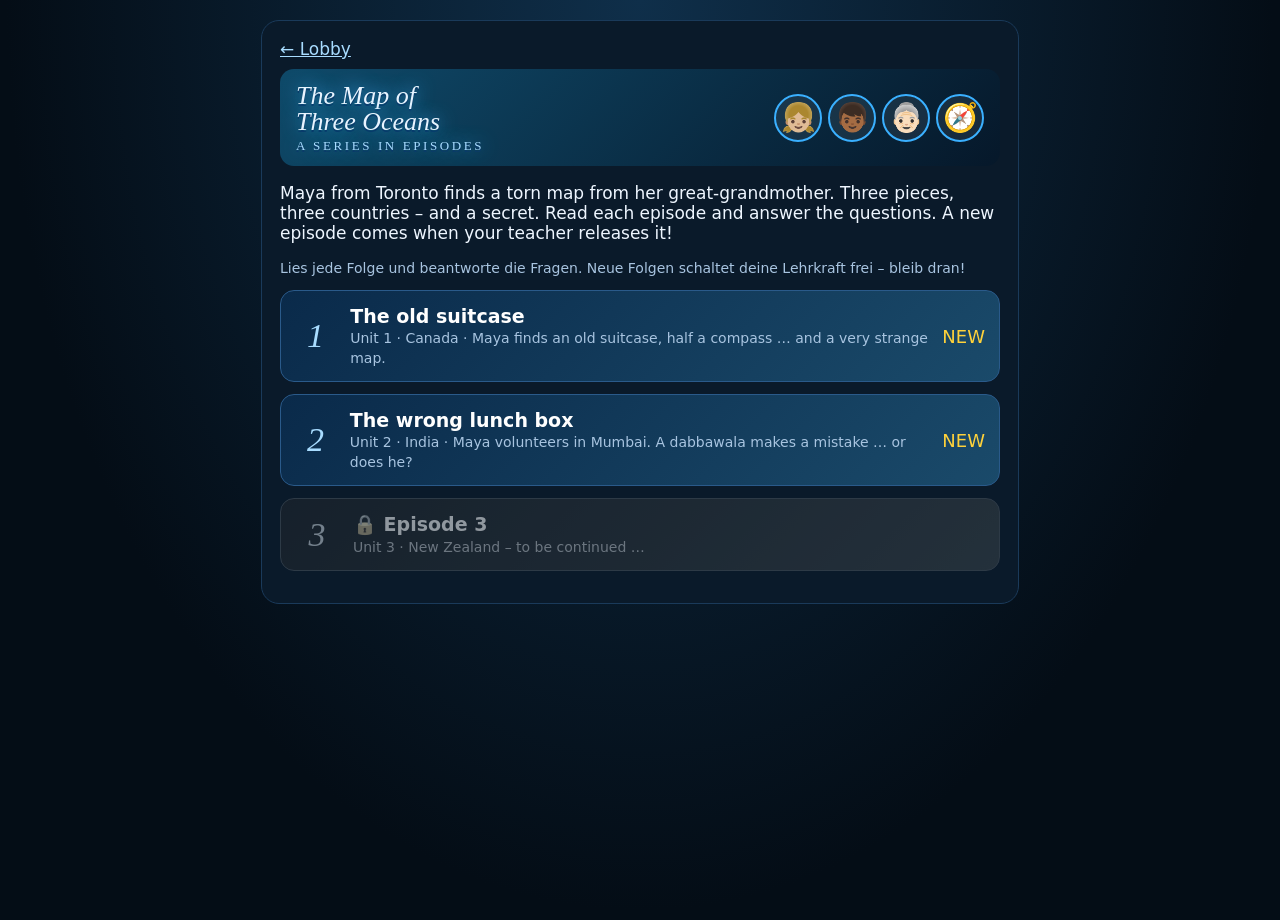
<file: series.html>
<!DOCTYPE html>
<html lang="en">
<head>
<meta charset="UTF-8">
<meta name="viewport" content="width=device-width, initial-scale=1, maximum-scale=1">
<title>The Map of Three Oceans · The Hirsch Games</title>
<link rel="icon" href="logo.svg" type="image/svg+xml"><link rel="apple-touch-icon" href="apple-touch-icon.png">
<style>
  :root{--bg:radial-gradient(ellipse at 50% 0%,#0f2f4a 0%,#040d16 70%);--panel:#0a1a2a;--txt:#eef6ff;--muted:#a8c4e0;--line:#1a3a5a;--btn:#0e2438;--accent:#3ab0ff;--accentTxt:#001a2a;--accent2:#a8dcff;--bubble:#102a40;--input:#06121e;--ok:#6fe59a;--bad:#ffb03a}
  .tv{position:relative;border-radius:14px 14px 0 0;overflow:hidden;background:linear-gradient(135deg,#0f4a6a,#06182a);padding:14px 16px;display:flex;align-items:center;gap:14px}
  .tv .logo{font-family:Georgia,serif;font-style:italic;font-size:26px;line-height:1;color:#e8f4ff;text-shadow:0 2px 0 #0a3a6a,0 0 18px #3ab0ff}
  .tv .logo small{display:block;font-size:13px;font-style:normal;letter-spacing:.2em;color:#a8dcff;margin-top:4px}
  .tv .cast{margin-left:auto;display:flex;gap:6px;font-size:28px}
  .tv .cast span{width:44px;height:44px;border-radius:50%;background:#fff1;display:grid;place-items:center;border:2px solid #3ab0ff}
  .tv .cast span.me{overflow:hidden;background:#fff}
  .tv .cast span.me svg{width:44px;height:44px}
  .prog{height:6px;background:#06182a}.prog i{display:block;height:100%;background:linear-gradient(90deg,#3ab0ff,#ffd23a)}
  .story p{margin:.45em 0;line-height:1.55}
  .story .d{display:flex;gap:8px;align-items:flex-start;margin:.4em 0}
  .story .d b{flex:none;min-width:62px;color:#a8dcff}
  .story .gl{border-bottom:1px dotted #a8dcff;cursor:help}
  .story .note{background:#fff8e6;color:#3a2a10;border-radius:4px;padding:8px 12px;font-family:"Comic Sans MS","Bradley Hand",cursive;transform:rotate(-1deg);box-shadow:0 2px 6px #0006;margin:.6em 0;display:inline-block}
  .eps{display:grid;gap:12px;margin:14px 0}
  .ep{display:flex;gap:14px;align-items:center;background:linear-gradient(135deg,#0a2a4a,#1a4a6a);border:1px solid #2a5a8a;border-radius:14px;padding:14px;color:#fff;text-decoration:none}
  .ep .n{font-family:Georgia,serif;font-size:34px;font-style:italic;color:#a8dcff;width:44px;text-align:center}
  .ep b{font-size:19px}
  .ep.lock{filter:grayscale(.8);opacity:.55;pointer-events:none}
  body{margin:0;min-height:100vh;background:var(--bg);color:var(--txt);font-family:system-ui,-apple-system,Segoe UI,Roboto,sans-serif;font-size:17px}
  .panel{background:var(--panel);border:1px solid var(--line);border-radius:18px}
  .de{color:var(--muted);font-size:14px}
  .btn{display:inline-block;padding:10px 18px;border-radius:12px;background:var(--accent);color:#fff;text-decoration:none;font-weight:700}
  .ep .st{margin-left:auto;font-size:18px;color:#ffd23a;white-space:nowrap}
</style>
</head>
<body>
<main id="app"></main>
<script src="game.js?v=13"></script>
<script src="juego.js?v=2"></script>
<script>
/* ======== Freischalten: Zahl erhöhen, wenn die nächste Folge erscheinen soll ======== */
const RELEASED = 2;

const g = (w, de) => `<span class="gl" title="${de}">${w}</span> <span class="de">(${de})</span>`;
const d = (who, t) => `<div class="d"><b>${who}:</b><span>${t}</span></div>`;
const TF = (q, a, why) => ({ t: "choice", q: q, task: "True or false?", taskDe: "Richtig oder falsch?", keep: true, noType: true, opts: ["true ✔", "false ✘"], a: a ? "true ✔" : "false ✘", hint: why });

const EPS = [
 { n: 1, unit: "Unit 1 · Canada", title: "The old suitcase", teaser: "Maya finds an old suitcase, half a compass … and a very strange map.",
   parts: [
   { title: "In the attic",
     text: `<p>It's a cold Saturday in Toronto. Maya (16) and her best friend Josh are helping Maya's mum to clean the ${g("attic", "Dachboden")}. Maya's great-grandmother Grace died last year, at the age of 98, and the attic is full of her things.</p>
       ${d("Josh", "Look at this suitcase! It's really old. There are stickers from India and New Zealand on it.")}
       ${d("Maya", `Great-Grandma Grace travelled all over the world. She was a ${g("nurse", "Krankenschwester")} in the 1950s.`)}
       <p>Inside the suitcase there are old photos, a red scarf and a small wooden box. In the box, Maya finds half of an old ${g("compass", "Kompass")} … and a piece of paper with a map on it. The map is ${g("torn", "zerrissen")}: only one third of it is there.</p>`,
     tasks: [
       { t: "choice", q: "Where does the story start?", opts: ["in Toronto", "in Mumbai", "in London"], a: "in Toronto", hint: "“It's a cold Saturday in Toronto.”" },
       { t: "choice", q: "Who was Grace?", opts: ["Maya's great-grandmother", "Josh's sister", "Maya's teacher"], a: "Maya's great-grandmother", hint: "“Maya's great-grandmother Grace …”" },
       TF("Grace was a nurse.", true, "“She was a nurse in the 1950s.”"),
       { t: "choice", q: "What does Maya find in the wooden box?", opts: ["half a compass and part of a map", "a phone and a key", "money and a letter"], a: "half a compass and part of a map", hint: "“… half of an old compass … and a piece of paper with a map on it.”" }
     ] },
   { title: "The message",
     text: `<p>On the back of the map, there is a message in old handwriting:</p>
       <div class="note">To the person who finds this: I hid the three pieces of this map in three countries – here in Canada, in India and in New Zealand. If you put them together, you will find what I lost in 1956. – G.</div>
       ${d("Josh", "Wow! A real treasure hunt!")}
       ${d("Maya", "But what did she lose? And where are the other two pieces?")}
       <p>Maya's mum looks at the map. She is surprised. ${d("Mum", "Grace always said: “The most important thing I ever lost is in Mumbai.” I never understood it.")}</p>
       <p>Then Maya sees a small ${g("stamp", "Stempel")} on the map: <b>“SpiceRoute Mumbai”</b>.</p>`,
     tasks: [
       { t: "choice", q: "In how many countries are the pieces of the map?", opts: ["three", "two", "four"], a: "three", hint: "“… in three countries – here in Canada, in India and in New Zealand.”" },
       TF("Grace lost something in 1956.", true, "“… what I lost in 1956.”"),
       { t: "choice", q: "What did Grace often say?", opts: ["The most important thing she lost is in Mumbai.", "She hated travelling.", "She wanted to live in New Zealand."], a: "The most important thing she lost is in Mumbai.", hint: "“The most important thing I ever lost is in Mumbai.”" },
       { t: "choice", q: "What is written on the stamp?", opts: ["SpiceRoute Mumbai", "Toronto 1956", "New Zealand News"], a: "SpiceRoute Mumbai", hint: "“… a small stamp on the map: SpiceRoute Mumbai.”" }
     ] }],
   end: "What did Grace lose in Mumbai? And what is SpiceRoute? 🧭 – To be continued …" },
 { n: 2, unit: "Unit 2 · India", title: "The wrong lunch box", teaser: "Maya volunteers in Mumbai. A dabbawala makes a mistake … or does he?",
   parts: [
   { title: "Hello, Mumbai!",
     text: `<p>Six months later, Maya is in Mumbai. She is doing a two-week ${g("internship", "Praktikum")} at <b>SpiceRoute Logistics</b> – the same company as on the stamp! Her manager is Priya.</p>
       ${d("Priya", "Welcome, Maya! Your stay here will be busy. If you have questions, just ask me.")}
       ${d("Maya", "Thank you! Priya … is SpiceRoute very old?")}
       ${d("Priya", "Our company was founded in 1998. But the building is much older. It was a hospital in the 1950s.")}
       <p>Maya is ${g("blown away", "überwältigt")}. A hospital? Great-Grandma Grace was a nurse – in the 1950s!</p>`,
     tasks: [
       { t: "choice", q: "Why is Maya in Mumbai?", opts: ["She is doing an internship.", "She is on holiday with her family.", "She is visiting Josh."], a: "She is doing an internship.", hint: "“She is doing a two-week internship at SpiceRoute Logistics.”" },
       TF("SpiceRoute was founded in the 1950s.", false, "“Our company was founded in 1998.”"),
       { t: "choice", q: "What was the building in the 1950s?", opts: ["a hospital", "a school", "a tea shop"], a: "a hospital", hint: "“It was a hospital in the 1950s.”" },
       { t: "choice", q: "Why is Maya so surprised?", opts: ["Grace was a nurse in the 1950s.", "She doesn't like hospitals.", "Priya knows Grace."], a: "Grace was a nurse in the 1950s.", hint: "“Great-Grandma Grace was a nurse – in the 1950s!”" }
     ] },
   { title: "The lunch box",
     text: `<p>At noon, a ${g("dabbawala", "Lunchbox-Lieferant")} comes into the office with a metal lunch box. He gives it to Maya.</p>
       ${d("Maya", "Sorry, I think this is a mistake. I didn't order any lunch.")}
       ${d("Dabbawala", "No mistake, madam. My grandfather gave me this box many years ago. He said: “One day a girl from Canada will come to this building. Give it to her.”")}
       <p>Maya opens the lunch box. There is no food in it – only a ${g("folded", "gefaltet")} piece of paper. It's the <b>second piece of the map</b>! And on it, in Grace's handwriting:</p>
       <div class="note">You have found the second piece. The last piece is waiting where the earth shakes. – G.</div>
       ${d("Maya", "Where the earth shakes …? 😳")}`,
     tasks: [
       { t: "choice", q: "What does the dabbawala bring?", opts: ["a metal lunch box", "a letter from Josh", "a cup of chai"], a: "a metal lunch box", hint: "“… comes into the office with a metal lunch box.”" },
       TF("Maya ordered lunch.", false, "“I didn't order any lunch.”"),
       { t: "choice", q: "Who gave the box to the dabbawala?", opts: ["his grandfather", "Priya", "Maya's mum"], a: "his grandfather", hint: "“My grandfather gave me this box many years ago.”" },
       { t: "choice", q: "What is in the lunch box?", opts: ["the second piece of the map", "rice and curry", "the compass"], a: "the second piece of the map", hint: "“It's the second piece of the map!”" },
       { t: "order", task: "Put the words in the right order.", taskDe: "Das letzte Stück wartet dort, wo die Erde bebt.", words: ["The", "last", "piece", "is", "waiting", "where", "the", "earth", "shakes."], a: "The last piece is waiting where the earth shakes." }
     ] }],
   end: "Where does the earth shake? And who was the dabbawala's grandfather? 🌏 – To be continued …" }
];

const q = new URLSearchParams(location.search), EP = EPS.find(e => e.n === +q.get("ep"));
if (!EP || EP.n > RELEASED) {
  const se = E8.getSession(), st = se && se.state ? se.state.stars || {} : {};
  document.getElementById("app").innerHTML = `<div class="panel" style="max-width:720px;margin:20px auto;padding:18px">
    <a href="index.html" style="color:#a8dcff">← Lobby</a>
    <div class="tv" style="margin-top:10px;border-radius:14px"><div class="logo">The Map of<br>Three Oceans<small>A SERIES IN EPISODES</small></div><div class="cast"><span>👧🏼</span><span>👦🏾</span><span>👵🏻</span><span>🧭</span></div></div>
    <p>Maya from Toronto finds a torn map from her great-grandmother. Three pieces, three countries – and a secret. Read each episode and answer the questions. A new episode comes when your teacher releases it!</p>
    <p class="de">Lies jede Folge und beantworte die Fragen. Neue Folgen schaltet deine Lehrkraft frei – bleib dran!</p>
    <div class="eps">${EPS.map(e => { const lock = e.n > RELEASED, s = st["tele-" + e.n] || 0;
      return `<a class="ep ${lock ? "lock" : ""}" href="?ep=${e.n}"><span class="n">${e.n}</span><span><b>${lock ? "🔒 " : ""}${e.title}</b><br><span class="de">${e.unit} · ${lock ? "Coming soon – bald" : e.teaser}</span></span><span class="st">${lock ? "" : s ? "★".repeat(s) + "☆".repeat(3 - s) : "NEW"}</span></a>`; }).join("")}
      <div class="ep lock"><span class="n">3</span><span><b>🔒 Episode 3</b><br><span class="de">Unit 3 · New Zealand – to be continued …</span></span></div></div></div>`;
} else {
  JUEGO.start({
    noHard: true, id: "tele-" + EP.n, key: "e10-tele-" + EP.n, icon: "🧭", topic: "Series · Episode " + EP.n, title: EP.title,
    intro: `<p><b>Episode ${EP.n}</b> · ${EP.teaser}</p><p class="de">Lies den Text genau – er bleibt bei den Fragen sichtbar. Schwierige Wörter haben eine Übersetzung in Klammern.</p>`,
    goLabel: "▶ Start the episode", time: "approx. 10 minutes",
    stages: EP.parts.map((p, i) => ({ label: "Part " + (i + 1), title: p.title, go: "📖 Read",
      intro: `<div class="story">${p.text}</div><p class="de">Lies den Text. Danach kommen Fragen – der Text bleibt oben sichtbar.</p>`,
      memo: `<div class="story">${p.text}</div>`, pista: "Such die Antwort im Text oben – die Wörter aus der Frage stehen meistens auch im Text.", tasks: p.tasks })),
    scene: (S) => `<div class="tv"><div class="logo">The Map of<br>Three Oceans<small>EPISODE ${EP.n}</small></div><div class="cast"><span>👧🏼</span>${EP.n > 1 ? "<span>👩🏽‍💼</span>" : "<span>👦🏾</span>"}<span>🧭</span><span class="me">${E8.myAvatar()}</span></div></div>
      <div class="prog"><i style="width:${S.done ? 100 : Math.round(S.solved / S.total * 100)}%"></i></div>`,
    outro: `<div style="font-size:56px">🧭🗺️</div><h1>End of episode ${EP.n}</h1><p style="font-size:20px">${EP.end}</p>
      <p class="de">${EP.n < RELEASED ? "Die nächste Folge ist schon da!" : "Die nächste Folge schaltet deine Lehrkraft bald frei."}</p><p><a class="btn" href="series.html">📺 All episodes</a></p>`
  });
}
</script>
</body>
</html>
</file>
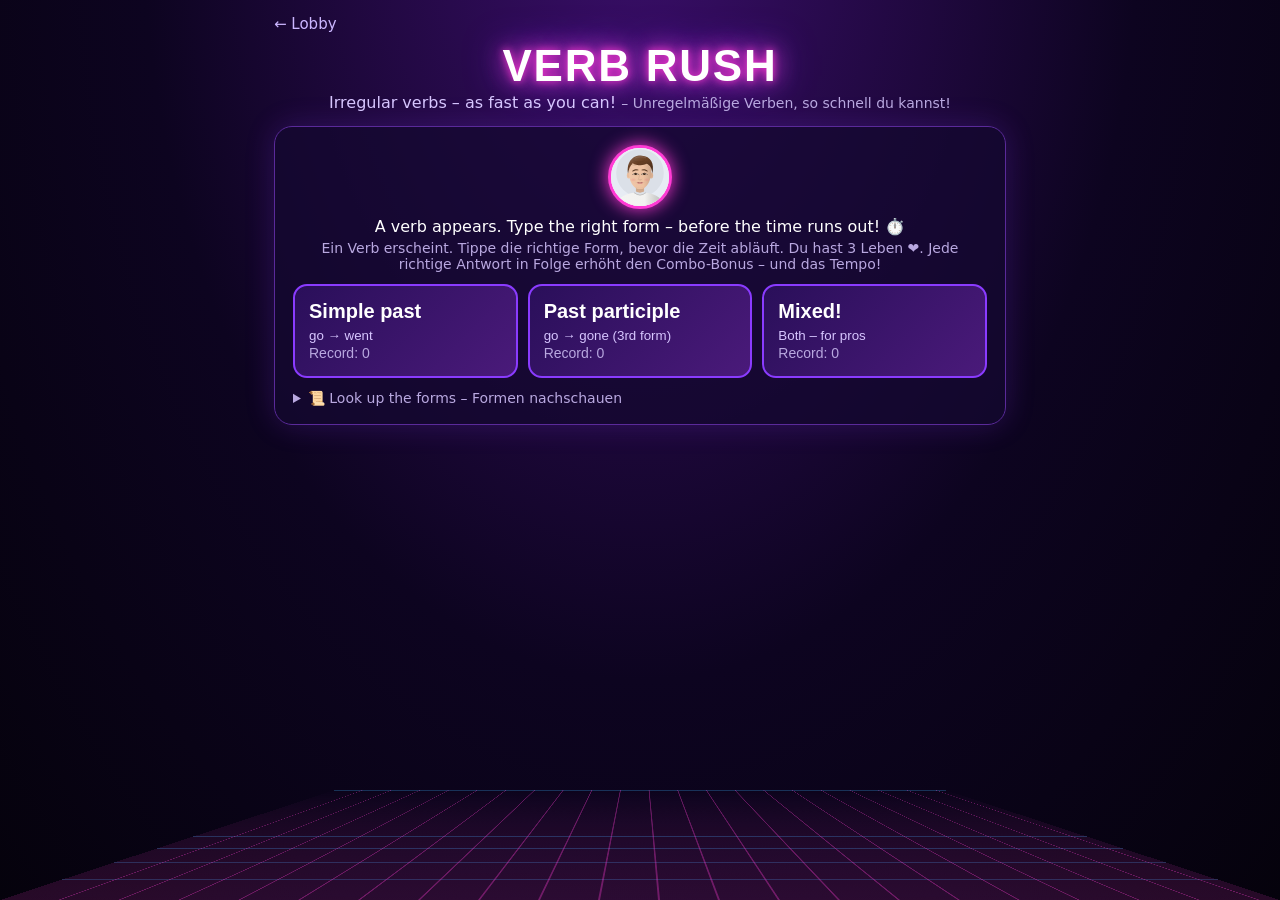
<file: verb-rush.html>
<!DOCTYPE html>
<html lang="en">
<head>
<meta charset="UTF-8">
<meta name="viewport" content="width=device-width, initial-scale=1, maximum-scale=1">
<title>Verb Rush · The Hirsch Games</title>
<link rel="icon" href="logo.svg" type="image/svg+xml"><link rel="apple-touch-icon" href="apple-touch-icon.png">
<style>
  *{box-sizing:border-box}
  body{margin:0;min-height:100vh;background:radial-gradient(ellipse at 50% -10%,#3a0e6a 0%,#0d0420 55%,#05020c 100%);color:#fff;font-family:system-ui,-apple-system,Segoe UI,Roboto,sans-serif}
  body:before{content:"";position:fixed;inset:auto 0 0 0;height:45vh;background:linear-gradient(transparent,#ff3bd422),repeating-linear-gradient(90deg,transparent 0 58px,#ff3bd455 58px 60px),repeating-linear-gradient(0deg,transparent 0 38px,#3ab0ff44 38px 40px);transform:perspective(300px) rotateX(55deg);transform-origin:bottom;pointer-events:none;z-index:-1}
  .wrap{max-width:760px;margin:0 auto;padding:14px}
  .back{color:#cbb6ff;text-decoration:none;font-size:15px}
  h1{font-family:"Arial Black",Impact,sans-serif;font-size:44px;margin:8px 0 2px;text-align:center;letter-spacing:.04em;color:#fff;text-shadow:0 0 8px #ff3bd4,0 0 24px #ff3bd4,0 0 40px #8a3bff}
  .sub{text-align:center;color:#d7c6ff;margin-bottom:14px}
  .de{color:#b9a8e0;font-size:14px}
  .panel{background:rgba(20,8,48,.75);border:1px solid #5a2a9a;border-radius:18px;padding:18px;box-shadow:0 0 30px #8a3bff33}
  .modes{display:grid;grid-template-columns:repeat(auto-fit,minmax(200px,1fr));gap:10px;margin:12px 0}
  .mode{background:linear-gradient(135deg,#2a0f5a,#4a1a7a);border:2px solid #8a3bff;color:#fff;border-radius:14px;padding:14px;text-align:left;cursor:pointer;font-size:16px}
  .mode b{display:block;font-size:20px;margin-bottom:3px}
  .mode small{color:#d7c6ff}
  .mode:hover{border-color:#ff3bd4;box-shadow:0 0 16px #ff3bd4aa}
  .hud{display:flex;justify-content:space-between;align-items:center;font-family:Menlo,Consolas,monospace;font-size:20px;margin-bottom:10px}
  .hud .sc{color:#3affd4;text-shadow:0 0 8px #3affd4}
  .hud .cb{color:#ffd23a;text-shadow:0 0 8px #ffd23a}
  .timer{height:12px;border-radius:8px;background:#1a0838;overflow:hidden;border:1px solid #5a2a9a;margin-bottom:16px}
  .timer i{display:block;height:100%;background:linear-gradient(90deg,#ff3bd4,#ffd23a);transform-origin:left}
  .q{text-align:center;margin:8px 0 14px}
  .q .pr{font-size:28px;color:#3ab0ff;text-shadow:0 0 10px #3ab0ff}
  .q .vb{font-family:"Arial Black",Impact,sans-serif;font-size:46px;color:#fff;text-shadow:0 0 12px #ff3bd4}
  .q .mean{color:#b9a8e0;font-size:15px}
  input{width:100%;font-size:30px;text-align:center;padding:12px;border-radius:12px;border:2px solid #8a3bff;background:#0a0418;color:#fff;outline:none;font-family:inherit}
  input:focus{border-color:#ff3bd4;box-shadow:0 0 16px #ff3bd488}
  .acc{display:flex;gap:6px;justify-content:center;margin:10px 0}
  .acc button{font-size:20px;width:46px;height:42px;border-radius:10px;border:1px solid #8a3bff;background:#1a0838;color:#fff;cursor:pointer}
  .go{display:block;width:100%;margin-top:6px;font-size:22px;font-weight:800;padding:12px;border:0;border-radius:12px;background:linear-gradient(90deg,#ff3bd4,#8a3bff);color:#fff;cursor:pointer;letter-spacing:.05em}
  .fb{min-height:30px;text-align:center;font-size:19px;margin-top:10px;font-weight:700}
  .fb.ok{color:#3affd4}.fb.bad{color:#ff6a8a}.fb.warn{color:#ffd23a}
  .big{font-family:"Arial Black",Impact,sans-serif;font-size:54px;text-align:center;color:#3affd4;text-shadow:0 0 14px #3affd4}
  .me{width:64px;height:64px;border-radius:50%;overflow:hidden;background:#fff;border:3px solid #ff3bd4;margin:0 auto 8px;box-shadow:0 0 18px #ff3bd4}
  .me svg{width:100%;height:100%}
  .row{display:flex;gap:8px;justify-content:center;flex-wrap:wrap;margin-top:14px}
  .btn{font-size:17px;padding:10px 18px;border-radius:12px;border:1px solid #8a3bff;background:#2a0f5a;color:#fff;text-decoration:none;cursor:pointer}
  #coinbox{text-align:center;margin-top:12px;background:#1a0838;border-radius:12px;padding:10px}
  table{border-collapse:collapse;margin:8px auto;font-size:15px}
  td{padding:3px 10px;border-bottom:1px solid #3a1a6a}
  .shake{animation:sh .35s}
  @keyframes sh{20%,60%{transform:translateX(-8px)}40%,80%{transform:translateX(8px)}}
  .pop{animation:pp .3s}
  @keyframes pp{50%{transform:scale(1.08)}}
</style>
</head>
<body>
<div class="wrap">
  <a class="back" href="index.html">← Lobby</a>
  <h1>VERB RUSH</h1>
  <div class="sub">Irregular verbs – as fast as you can! <span class="de">– Unregelmäßige Verben, so schnell du kannst!</span></div>
  <div id="app" class="panel"></div>
</div>
<script src="game.js?v=13"></script>
<script>
/* Unregelmäßige Verben: [Infinitiv, simple past, past participle, Deutsch] – nur Verben, die die Klasse kennt */
const V = [
 ["be","was|were","been","sein"],["become","became","become","werden"],["begin","began","begun","anfangen"],["break","broke","broken","(zer)brechen"],["bring","brought","brought","bringen"],
 ["build","built","built","bauen"],["buy","bought","bought","kaufen"],["catch","caught","caught","fangen"],["choose","chose","chosen","wählen"],["come","came","come","kommen"],
 ["do","did","done","tun, machen"],["drink","drank","drunk","trinken"],["drive","drove","driven","fahren"],["eat","ate","eaten","essen"],["fall","fell","fallen","fallen"],
 ["feel","felt","felt","fühlen"],["find","found","found","finden"],["fly","flew","flown","fliegen"],["forget","forgot","forgotten","vergessen"],["get","got","got","bekommen"],
 ["give","gave","given","geben"],["go","went","gone","gehen"],["grow","grew","grown","wachsen, anbauen"],["have","had","had","haben"],["hear","heard","heard","hören"],
 ["keep","kept","kept","behalten"],["know","knew","known","wissen, kennen"],["leave","left","left","verlassen"],["lose","lost","lost","verlieren"],["make","made","made","machen"],
 ["meet","met","met","treffen"],["pay","paid","paid","bezahlen"],["put","put","put","legen, stellen"],["read","read","read","lesen"],["ride","rode","ridden","reiten, fahren"],
 ["run","ran","run","rennen"],["say","said","said","sagen"],["see","saw","seen","sehen"],["sell","sold","sold","verkaufen"],["send","sent","sent","schicken"],
 ["shoot","shot","shot","schießen"],["sing","sang","sung","singen"],["sit","sat","sat","sitzen"],["sleep","slept","slept","schlafen"],["speak","spoke","spoken","sprechen"],
 ["spend","spent","spent","verbringen, ausgeben"],["stand","stood","stood","stehen"],["swim","swam","swum","schwimmen"],["take","took","taken","nehmen"],["teach","taught","taught","unterrichten"],
 ["tell","told","told","erzählen"],["think","thought","thought","denken"],["throw","threw","thrown","werfen"],["understand","understood","understood","verstehen"],["wear","wore","worn","tragen (Kleidung)"],
 ["win","won","won","gewinnen"],["write","wrote","written","schreiben"]
];
const MODES = {
  past: { t: "Simple past", d: "go → went", f: [1] },
  pp: { t: "Past participle", d: "go → gone (3rd form)", f: [2] },
  mix: { t: "Mixed!", d: "Both – for pros", f: [1, 2] }
};
const FN = ["", "simple past", "past participle"];
const KEY = "e10-verbrush";
const $ = id => document.getElementById(id);
const clean = x => x.trim().toLowerCase().replace(/\s+/g, " ");
let G = null, S = null, tick = null;
function best(m) { try { return +localStorage.getItem(KEY + "-best-" + m) || 0; } catch (e) { return 0; } }
function setBest(m, v) { try { localStorage.setItem(KEY + "-best-" + m, v); } catch (e) {} }
const save = () => { try { sessionStorage.setItem(KEY, JSON.stringify(S)); } catch (e) {} };

function menu() {
  clearInterval(tick);
  $("app").innerHTML = `<div class="me">${E8.myAvatar()}</div>
    <p style="text-align:center;margin:0 0 4px">A verb appears. Type the right form – before the time runs out! ⏱️</p>
    <p class="de" style="text-align:center;margin:0">Ein Verb erscheint. Tippe die richtige Form, bevor die Zeit abläuft. Du hast 3 Leben ❤️. Jede richtige Antwort in Folge erhöht den Combo-Bonus – und das Tempo!</p>
    <div class="modes">${Object.entries(MODES).map(([k, m]) => `<button class="mode" data-m="${k}"><b>${m.t}</b><small>${m.d}</small><br><span class="de">Record: ${best(k)}</span></button>`).join("")}</div>
    <details><summary class="de" style="cursor:pointer">📜 Look up the forms – Formen nachschauen</summary>
    <table><tr><td><b>infinitive</b></td><td><b>simple past</b></td><td><b>past participle</b></td><td></td></tr>
    ${V.map(v => `<tr><td>${v[0]}</td><td>${v[1].replace("|", " / ")}</td><td>${v[2]}</td><td class="de">${v[3]}</td></tr>`).join("")}</table></details>`;
  document.querySelectorAll(".mode").forEach(b => b.onclick = () => start(b.dataset.m));
}
function start(m) {
  G = { m: m, score: 0, lives: 3, combo: 0, n: 0, last: "" };
  S = { mistakes: 0, total: 0, start: Date.now(), wrongWords: [] };
  next();
}
const limit = () => Math.max(5, 15 - G.n * 0.35);
function next() {
  let v, f, k;
  do { v = Math.floor(Math.random() * V.length); const fs = MODES[G.m].f; f = fs[Math.floor(Math.random() * fs.length)]; k = v + "-" + f; } while (k === G.last);
  G.last = k; G.v = v; G.f = f; G.t0 = Date.now(); G.lim = limit(); G.lock = false;
  $("app").innerHTML = `<div class="hud"><span>${"❤️".repeat(G.lives)}${"🖤".repeat(3 - G.lives)}</span><span class="cb">${G.combo > 1 ? "COMBO ×" + Math.min(5, G.combo) : ""}</span><span class="sc">${G.score}</span></div>
    <div class="timer"><i id="bar"></i></div>
    <div class="q" id="q"><div class="pr">${FN[f]}</div><div class="vb">${V[v][0]}</div><div class="mean">${V[v][3]}</div></div>
    <input id="in" autocomplete="off" autocapitalize="off" autocorrect="off" spellcheck="false" placeholder="…">
    <button class="go" id="ok">OK ⏎</button><div class="fb" id="fb"></div>`;
  const inp = $("in"); inp.focus();
  inp.addEventListener("keydown", e => { if (e.key === "Enter") check(); });
  $("ok").onclick = check;
  clearInterval(tick);
  tick = setInterval(() => { const fr = 1 - (Date.now() - G.t0) / 1000 / G.lim; $("bar").style.transform = `scaleX(${Math.max(0, fr)})`; if (fr <= 0) check(true); }, 50);
}
function check(timeout) {
  if (G.lock) return;
  const val = clean($("in").value), sol = V[G.v][G.f], ok = sol.split("|");
  if (!timeout && !val) return;
  G.lock = true; clearInterval(tick); S.total++; G.n++;
  const fb = $("fb");
  if (ok.indexOf(val) >= 0 || (G.v === 0 && G.f === 1 && val === "was / were")) {
    G.combo++;
    const mult = Math.min(5, G.combo), speed = Math.max(0, Math.round((1 - (Date.now() - G.t0) / 1000 / G.lim) * 10));
    const pts = (10 + speed) * mult;
    fb.className = "fb ok"; fb.textContent = `✓ Correct! +${pts}`;
    G.score += pts; $("q").classList.add("pop");
    setTimeout(next, 550);
  } else {
    G.combo = 0; G.lives--; S.mistakes++;
    if (S.wrongWords.length < 20) S.wrongWords.push(V[G.v][0] + " – " + sol.replace("|", "/"));
    fb.className = "fb bad"; fb.innerHTML = `${timeout ? "⏱️ Time's up!" : "✗"} ${V[G.v][0]} → <b>${sol.replace("|", " / ")}</b>`;
    $("app").classList.add("shake"); setTimeout(() => $("app").classList.remove("shake"), 400);
    setTimeout(G.lives > 0 ? next : over, 1800);
  }
}
function over() {
  clearInterval(tick); S.end = Date.now(); save();
  const rec = G.score > best(G.m); if (rec) setBest(G.m, G.score);
  $("app").innerHTML = `<div class="me">${E8.myAvatar()}</div><div style="text-align:center;font-size:22px">GAME OVER</div>
    <div class="big">${G.score}</div><div style="text-align:center">${rec ? "🏆 NEW RECORD! – Neuer Rekord!" : "Record: " + best(G.m)}</div>
    <div style="text-align:center" class="de">${S.total - S.mistakes} correct forms · ${MODES[G.m].t}</div>
    ${S.wrongWords.length ? `<div style="text-align:center;margin-top:8px">Practise: ${S.wrongWords.map(w => `<b>${w}</b>`).join(" · ")}</div>` : ""}
    <div id="coinbox"></div>
    <div class="row"><button class="btn" id="again">🔁 Again</button><button class="btn" id="menu">🎮 Modes</button><a class="btn" href="index.html">🏠 Lobby</a></div>`;
  if (S.total >= 10) E8.reportInto("coinbox", "verbrush", S, save);
  else $("coinbox").innerHTML = `Coins from 10 answers. <div class="de">Münzen gibt es ab 10 Antworten.</div>`;
  $("again").onclick = () => start(G.m); $("menu").onclick = menu;
}
menu();
window.VR = { G: () => G, V: V };
</script>
</body>
</html>
</file>
